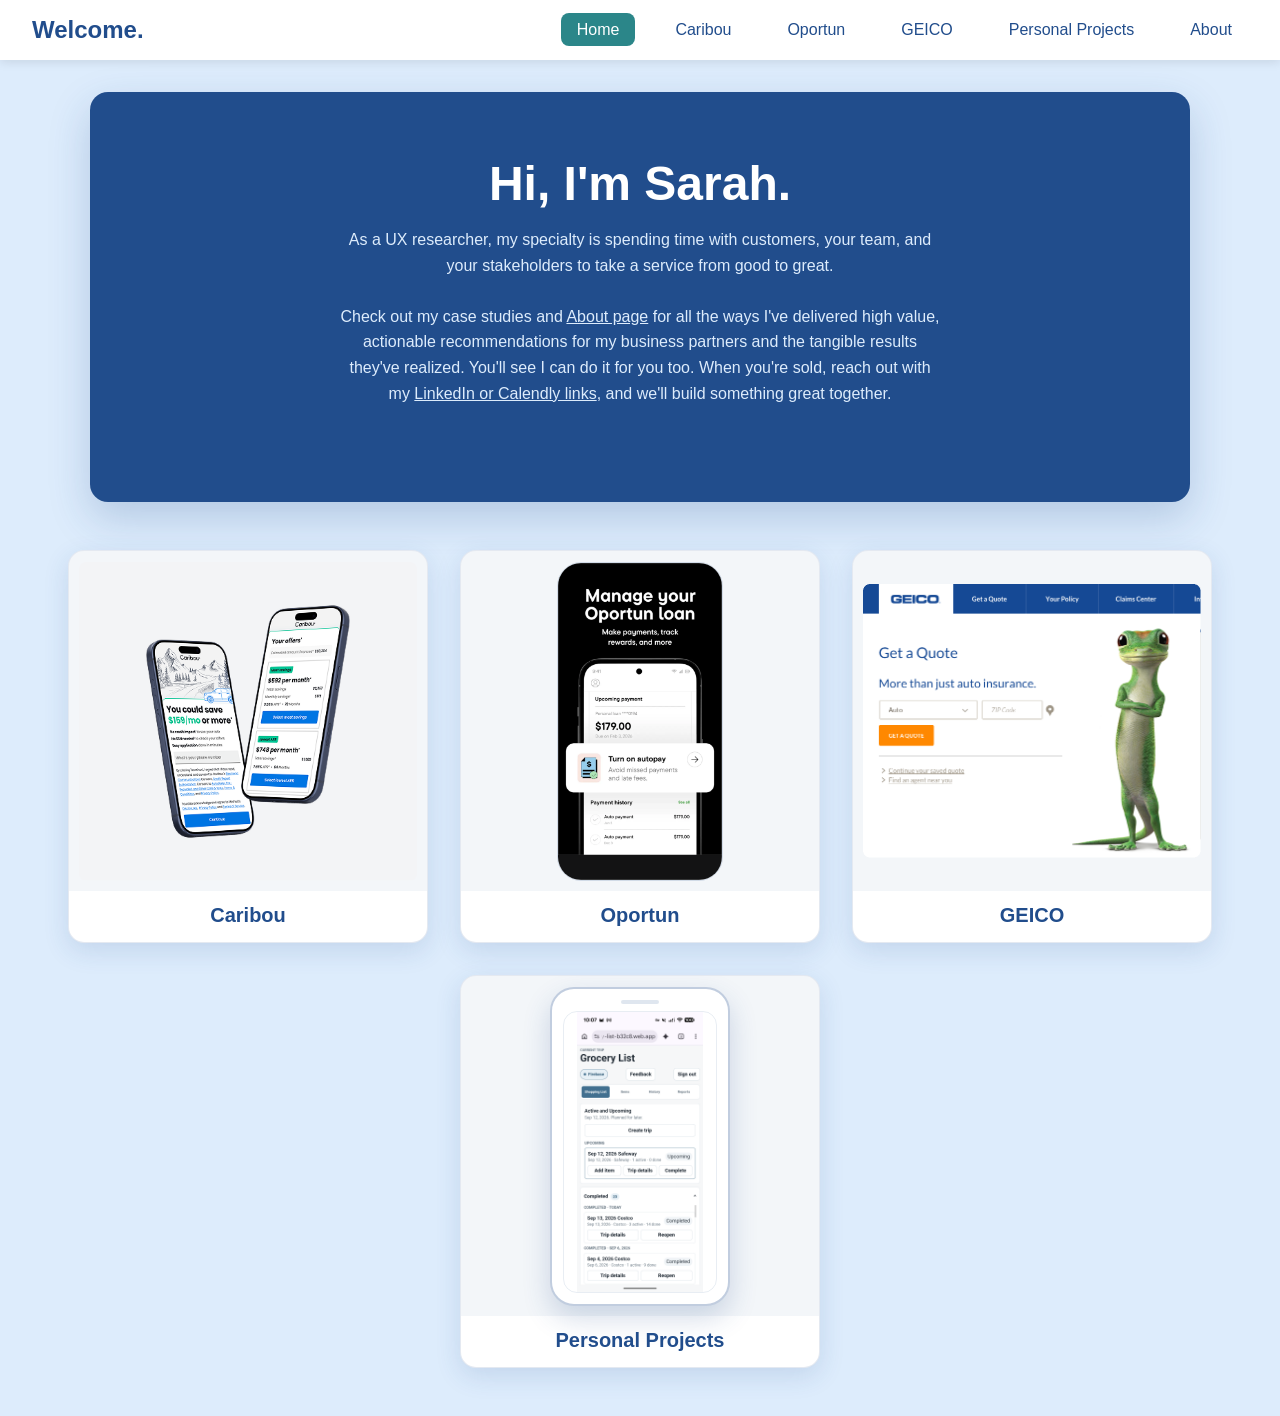
<file: index.html>
<!DOCTYPE html>
<html lang="en">
<head>
<meta charset="UTF-8">
<meta name="viewport" content="width=device-width, initial-scale=1.0">
<title>Portfolio - Home</title>
<link rel="stylesheet" href="assets/css/site.css?v=palette-test-2">
<style>
  .hero {
    background: var(--text);
    border-radius: 18px;
    box-shadow: 0 16px 42px rgba(33,77,140,0.22);
    display: flex;
    flex-direction: column;
    align-items: center;
    justify-content: center;
    text-align: center;
    padding: 4rem 2rem;
    max-width: 1100px;
    margin: 2rem auto 0;
  }
  .hero h1 {
    font-size: clamp(2.25rem, 5vw, 3rem);
    color: var(--surface);
    margin-bottom: 1rem;
  }
  .hero .subtitle {
    font-size: clamp(1.05rem, 2vw, 1.3rem);
    color: var(--border);
    margin-bottom: 2rem;
  }
  .hero .bio {
    max-width: 600px;
    color: var(--border);
    line-height: 1.6;
    margin-bottom: 2rem;
  }
  .hero .bio a {
    color: inherit;
  }
  .projects-preview {
    display: flex;
    flex-wrap: wrap;
    justify-content: center;
    gap: 2rem;
    max-width: 1280px;
    margin: 3rem auto;
    padding: 0 2rem;
  }
  .project-card {
    display: block;
    flex: 0 1 360px;
    background: var(--surface);
    border: 1px solid rgba(33,77,140,0.12);
    border-radius: 16px;
    box-shadow: 0 8px 26px rgba(33,77,140,0.14);
    overflow: hidden;
    text-decoration: none;
    transition: transform 0.2s ease, box-shadow 0.2s ease, border-color 0.2s ease;
  }
  .project-card:hover {
    border-color: rgba(43,134,137,0.34);
    transform: translateY(-6px);
    box-shadow: 0 16px 40px rgba(33,77,140,0.2);
  }
  .project-card .image-frame {
    width: 100%;
    height: 340px;
    background: rgba(33,77,140,0.05);
    padding: 0.65rem;
  }
  .project-card img {
    display: block;
    width: 100%;
    height: 100%;
    object-fit: cover;
    border-radius: 8px;
  }
  .project-card img.image-focal-top {
    object-position: center top;
  }
  .project-card img.image-fit-contain {
    object-fit: contain;
  }
  .project-card img.oportun-card-image {
    border: 1px solid rgba(33,77,140,0.16);
    border-radius: 24px;
    height: 100%;
    margin: 0 auto;
    max-width: 100%;
    object-fit: contain;
    width: auto;
  }
  .project-card .personal-projects-image-frame {
    display: flex;
    align-items: center;
    justify-content: center;
  }
  .mobile-card-frame {
    aspect-ratio: 9 / 16;
    background: var(--surface);
    border: 2px solid rgba(33,77,140,0.28);
    border-radius: 24px;
    box-shadow: inset 0 0 0 8px var(--surface), 0 12px 28px rgba(33,77,140,0.2);
    display: flex;
    flex-direction: column;
    gap: 0.45rem;
    height: 100%;
    max-width: 100%;
    padding: 0.7rem;
  }
  .mobile-card-frame::before {
    content: "";
    align-self: center;
    background: rgba(33,77,140,0.14);
    border-radius: 999px;
    flex: 0 0 auto;
    height: 0.25rem;
    width: 2.4rem;
  }
  .project-card .mobile-card-frame img {
    border: 1px solid rgba(33,77,140,0.1);
    border-radius: 14px;
    flex: 1 1 auto;
    height: auto;
    min-height: 0;
    object-fit: contain;
    object-position: top center;
    width: 100%;
  }
  .project-card img.image-fill-card {
    object-fit: cover;
    object-position: center center;
  }
  .project-card .card-body {
    padding: 0.8rem 1.5rem 0.95rem;
  }
  .project-card h3 {
    font-size: 1.25rem;
    color: var(--text);
    margin: 0;
    text-align: center;
  }
  @media (max-width: 900px) {
    .hero {
      padding: 3rem 1.5rem;
      width: calc(100% - 3rem);
    }
    .hero h1 {
      font-size: 2.4rem;
    }
    .projects-preview {
      gap: 1.5rem;
      padding: 0 1.5rem;
    }
    .project-card {
      flex-basis: 320px;
    }
    .project-card .image-frame {
      height: 300px;
    }
  }
  @media (max-width: 640px) {
    .hero {
      padding: 2.5rem 1rem 2rem;
      width: calc(100% - 2rem);
    }
    .hero h1 {
      font-size: 2rem;
    }
    .hero .subtitle {
      font-size: 1.05rem;
      margin-bottom: 1rem;
    }
    .hero .bio {
      font-size: 0.98rem;
      margin-bottom: 0;
    }
    .projects-preview {
      gap: 1.25rem;
      margin: 2rem auto;
      padding: 0 1rem;
    }
    .project-card {
      flex-basis: 100%;
      max-width: 420px;
    }
    .project-card .image-frame {
      height: 260px;
    }
    .project-card .card-body {
      padding: 0.75rem 1.25rem 0.9rem;
    }
  }
</style>
</head>
<body>
  <nav>
    <a href="index.html" class="logo">Welcome.</a>
    <ul class="nav-links">
      <li><a href="index.html" class="active">Home</a></li>
      <li><a href="caribou.html">Caribou</a></li>
      <li><a href="oportun.html">Oportun</a></li>
      <li><a href="geico.html">GEICO</a></li>
      <li><a href="personal-projects.html">Personal Projects</a></li>
      <li><a href="about.html">About</a></li>
    </ul>
  </nav>
  <section class="hero">
    <h1>Hi, I'm Sarah.</h1>
    <p class="subtitle" hidden>I research, I plan, and I ship great products.</p>
    <p class="bio">
      As a UX researcher, my specialty is spending time with customers, your team, and your stakeholders to take a service from good to great.<br><br>Check out my case studies and <a href="about.html">About page</a> for all the ways I've delivered high value, actionable recommendations for my business partners and the tangible results they've realized. You'll see I can do it for you too. When you're sold, reach out with my <a href="about.html">LinkedIn or Calendly links</a>, and we'll build something great together.
    </p>
  </section>
  <section class="projects-preview">
    <a class="project-card" href="caribou.html">
      <div class="image-frame">
        <img class="image-fill-card" src="assets/images/projects/caribou/caribou mobile redesign.png" alt="Caribou">
      </div>
      <div class="card-body">
        <h3>Caribou</h3>
      </div>
    </a>
    <a class="project-card" href="oportun.html">
      <div class="image-frame">
        <img class="image-fit-contain oportun-card-image" src="assets/images/projects/oportun/1000006218.png" alt="Oportun">
      </div>
      <div class="card-body">
        <h3>Oportun</h3>
      </div>
    </a>
    <a class="project-card" href="geico.html">
      <div class="image-frame">
        <img class="image-fit-contain" src="assets/images/projects/geico/GEICO_homepage_crop.png" alt="GEICO">
      </div>
      <div class="card-body">
        <h3>GEICO</h3>
      </div>
    </a>
    <a class="project-card" href="personal-projects.html">
      <div class="image-frame personal-projects-image-frame">
        <div class="mobile-card-frame">
          <img src="assets/images/projects/personal-projects/grocery_list_sept_12.png" alt="Personal Projects">
        </div>
      </div>
      <div class="card-body">
        <h3>Personal Projects</h3>
      </div>
    </a>
  </section>
</body>
</html>
</file>
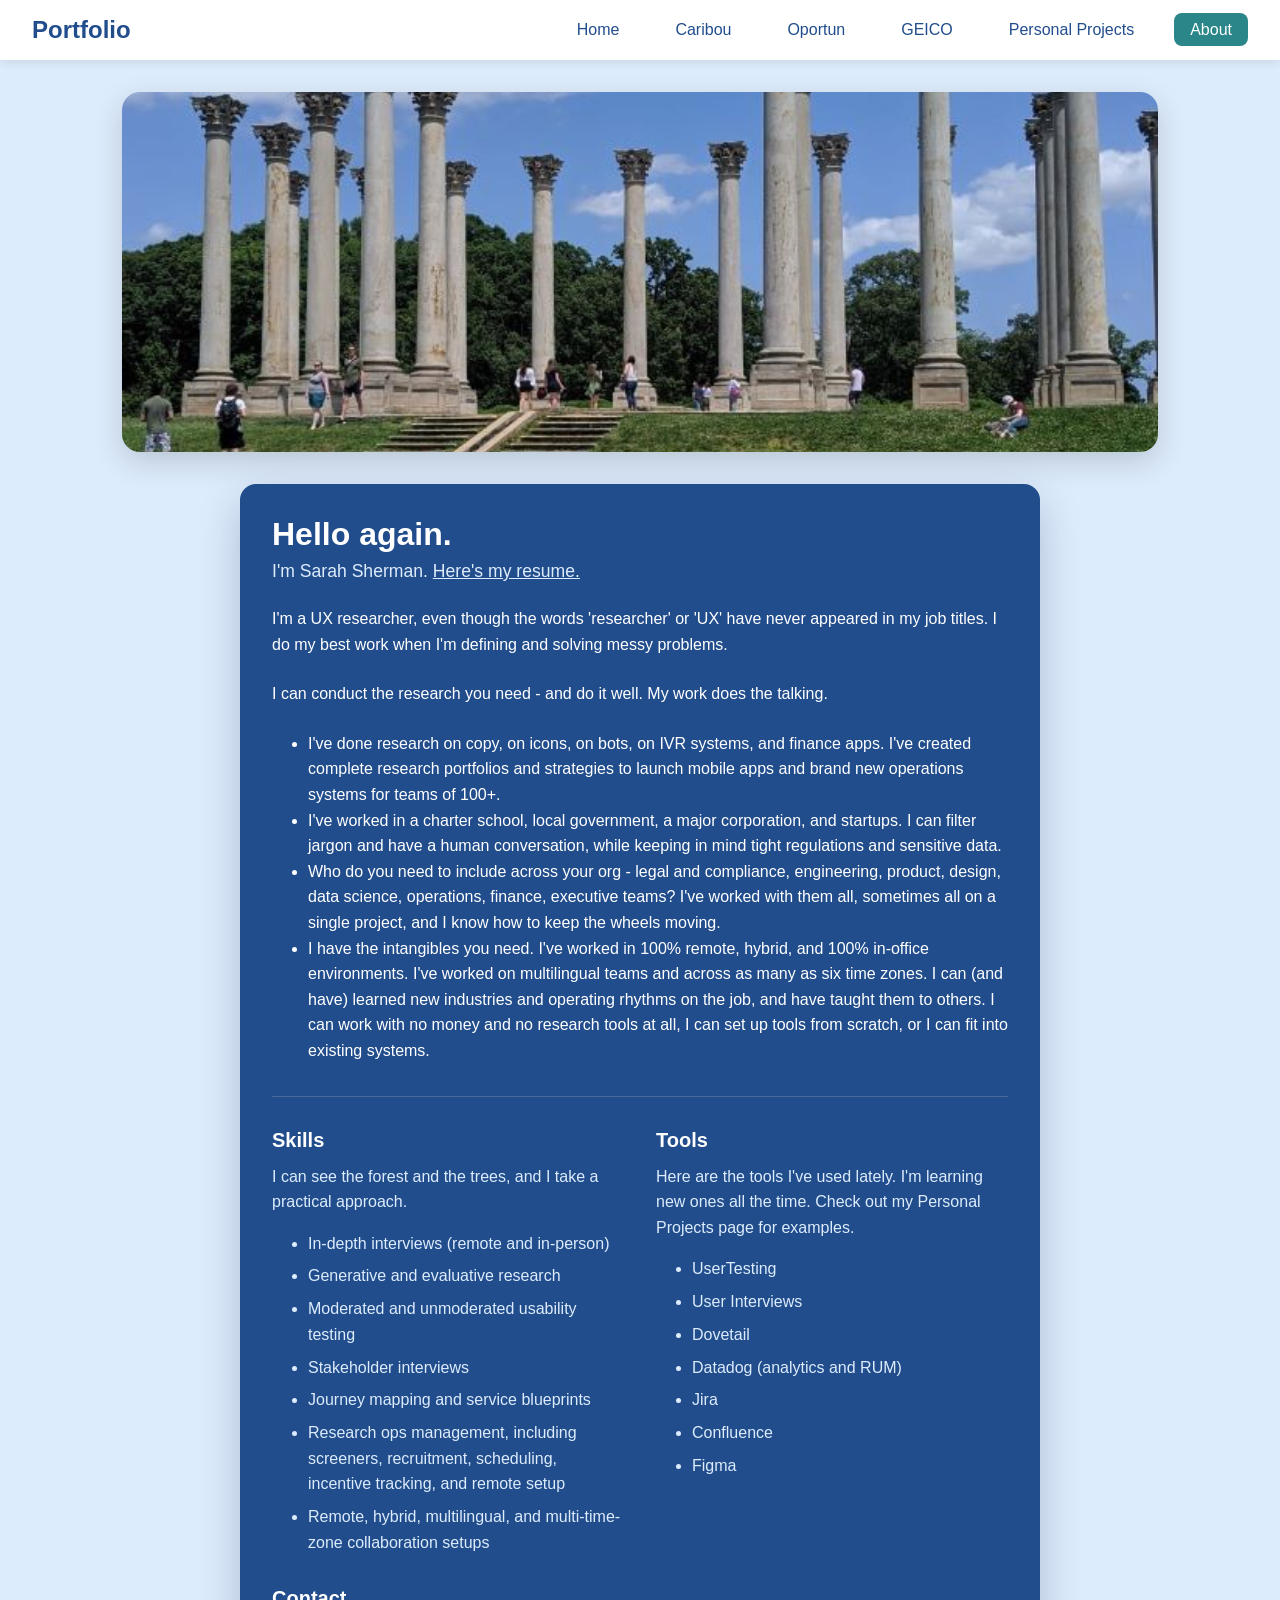
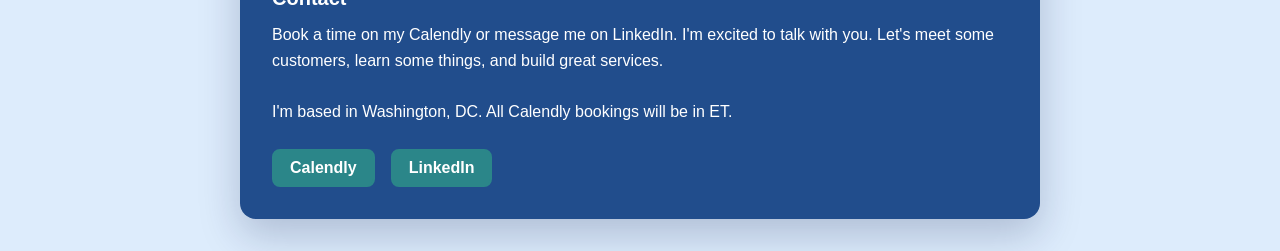
<file: about.html>
<!DOCTYPE html>
<html lang="en">
<head>
<meta charset="UTF-8">
<meta name="viewport" content="width=device-width, initial-scale=1.0">
<title>About Me</title>
<link rel="stylesheet" href="assets/css/site.css">
<style>
  .about-hero {
    max-width: 1100px;
    margin: 2rem auto 0;
    padding: 0 2rem;
  }
  .about-hero img {
    width: 100%;
    max-height: 360px;
    object-fit: cover;
    border-radius: 18px;
    box-shadow: 0 10px 30px rgba(0,0,0,0.16);
    display: block;
  }
  .card {
    background: var(--text);
    border-radius: 16px;
    box-shadow: 0 16px 42px rgba(8,24,73,0.22);
    max-width: 800px;
    width: 100%;
    margin: 2rem auto;
    overflow: hidden;
  }
  .info-section {
    padding: 2rem;
  }
  h1 { font-size: 2rem; margin-bottom: 0.5rem; color: var(--surface); }
  .subtitle { color: var(--border); margin-bottom: 1.5rem; font-size: 1.1rem; }
  .subtitle a { color: inherit; }
  .bio { color: var(--surface); line-height: 1.6; margin-bottom: 1.5rem; }
  .bio-list,
  .detail-list {
    color: var(--surface);
    line-height: 1.6;
    margin: 0 0 1.5rem 1.25rem;
    padding-left: 1rem;
  }
  .detail-grid {
    border-top: 1px solid rgba(236,223,210,0.2);
    display: grid;
    gap: 2rem;
    grid-template-columns: repeat(2, minmax(0, 1fr));
    margin: 2rem 0;
    padding-top: 2rem;
  }
  .detail-section .bio {
    color: var(--border);
    margin-bottom: 1rem;
  }
  .detail-list {
    color: var(--border);
    margin-bottom: 0;
  }
  .detail-list li + li {
    margin-top: 0.45rem;
  }
  h2 { font-size: 1.25rem; margin-bottom: 0.75rem; color: var(--surface); }
  .services { list-style: none; margin-bottom: 1.5rem; }
  .services li {
    padding: 0.5rem 0;
    color: var(--border);
    border-bottom: 1px solid rgba(236,223,210,0.2);
  }
  .services li:last-child { border-bottom: none; }
  .socials { display: flex; gap: 1rem; flex-wrap: wrap; }
  .socials a {
    background: var(--accent);
    text-decoration: none;
    color: var(--surface);
    font-weight: 600;
    padding: 0.5rem 1rem;
    border: 2px solid var(--accent);
    border-radius: 8px;
    transition: all 0.2s ease;
  }
  .socials a:hover {
    background: var(--accent-soft);
    border-color: var(--accent-soft);
    color: var(--surface);
  }
  @media (max-width: 900px) {
    .about-hero {
      padding: 0 1.5rem;
    }
    .card {
      width: calc(100% - 3rem);
    }
    .detail-grid {
      grid-template-columns: 1fr;
    }
  }
  @media (max-width: 640px) {
    .about-hero {
      margin: 1.5rem auto 0;
      padding: 0 1rem;
    }
    .about-hero img {
      max-height: 260px;
    }
    .card {
      width: calc(100% - 2rem);
      margin: 1.5rem auto;
    }
    .info-section {
      padding: 1.5rem;
    }
    h1 {
      font-size: 1.75rem;
    }
    .subtitle,
    .bio,
    .detail-list,
    .services li,
    .socials a {
      font-size: 0.98rem;
    }
    .socials {
      gap: 0.75rem;
    }
  }
</style>
</head>
<body>
  <nav>
    <a href="index.html" class="logo">Portfolio</a>
    <ul class="nav-links">
      <li><a href="index.html">Home</a></li>
      <li><a href="caribou.html">Caribou</a></li>
      <li><a href="oportun.html">Oportun</a></li>
      <li><a href="geico.html">GEICO</a></li>
      <li><a href="personal-projects.html">Personal Projects</a></li>
      <li><a href="about.html" class="active">About</a></li>
    </ul>
  </nav>
  <section class="about-hero">
    <img src="assets/images/about/arboretum columns.jpg" alt="National Arboretum columns">
  </section>
  <div class="card">
    <div class="info-section">
      <h1>Hello again.</h1>
      <p class="subtitle">I'm Sarah Sherman. <a href="assets/documents/projects/about/sherman_ux_researcher_nov_2026.pdf" target="_blank" rel="noopener noreferrer">Here's my resume.</a></p>
      <p class="bio">
        I'm a UX researcher, even though the words 'researcher' or 'UX' have never appeared in my job titles. I do my best work when I'm defining and solving messy problems.
      </p>
      <p class="bio">
        I can conduct the research you need - and do it well. My work does the talking.<br>
      </p>
      <ul class="bio-list">
        <li>I've done research on copy, on icons, on bots, on IVR systems, and finance apps. I've created complete research portfolios and strategies to launch mobile apps and brand new operations systems for teams of 100+.</li>
        <li>I've worked in a charter school, local government, a major corporation, and startups. I can filter jargon and have a human conversation, while keeping in mind tight regulations and sensitive data.</li>
        <li>Who do you need to include across your org - legal and compliance, engineering, product, design, data science, operations, finance, executive teams? I've worked with them all, sometimes all on a single project, and I know how to keep the wheels moving. </li>
        <li>I have the intangibles you need. I've worked in 100% remote, hybrid, and 100% in-office environments. I've worked on multilingual teams and across as many as six time zones. I can (and have) learned new industries and operating rhythms on the job, and have taught them to others. I can work with no money and no research tools at all, I can set up tools from scratch, or I can fit into existing systems.</li>
      </ul>
      <div class="detail-grid">
        <section class="detail-section" aria-labelledby="skills-heading">
          <h2 id="skills-heading">Skills</h2>
          <p class="bio">I can see the forest and the trees, and I take a practical approach.</p>
          <ul class="detail-list">
            <li>In-depth interviews (remote and in-person)</li>
            <li>Generative and evaluative research</li>
            <li>Moderated and unmoderated usability testing</li>
            <li>Stakeholder interviews</li>
            <li>Journey mapping and service blueprints</li>
            <li>Research ops management, including screeners, recruitment, scheduling, incentive tracking, and remote setup</li>
            <li>Remote, hybrid, multilingual, and multi-time-zone collaboration setups</li>
          </ul>
        </section>
        <section class="detail-section" aria-labelledby="tools-heading">
          <h2 id="tools-heading">Tools</h2>
          <p class="bio">Here are the tools I've used lately. I'm learning new ones all the time. Check out my Personal Projects page for examples.</p>
          <ul class="detail-list">
            <li>UserTesting</li>
            <li>User Interviews</li>
            <li>Dovetail</li>
            <li>Datadog (analytics and RUM)</li>
            <li>Jira</li>
            <li>Confluence</li>
            <li>Figma</li>
          </ul>
        </section>
      </div>
      <h2>Contact</h2>
      <p class="bio">
        Book a time on my Calendly or message me on LinkedIn. I'm excited to talk with you. Let's meet some customers, learn some things, and build great services.
      <br><br>I'm based in Washington, DC. All Calendly bookings will be in ET.
      </p>
      <div class="socials">
        <a href="https://www.calendly.com/shermansarah" target="_blank" rel="noopener noreferrer">Calendly</a>
        <a href="https://www.linkedin.com/in/sarahrsherman/" target="_blank" rel="noopener noreferrer">LinkedIn</a>
      </div>
    </div>
  </div>
</body>
</html>
</file>
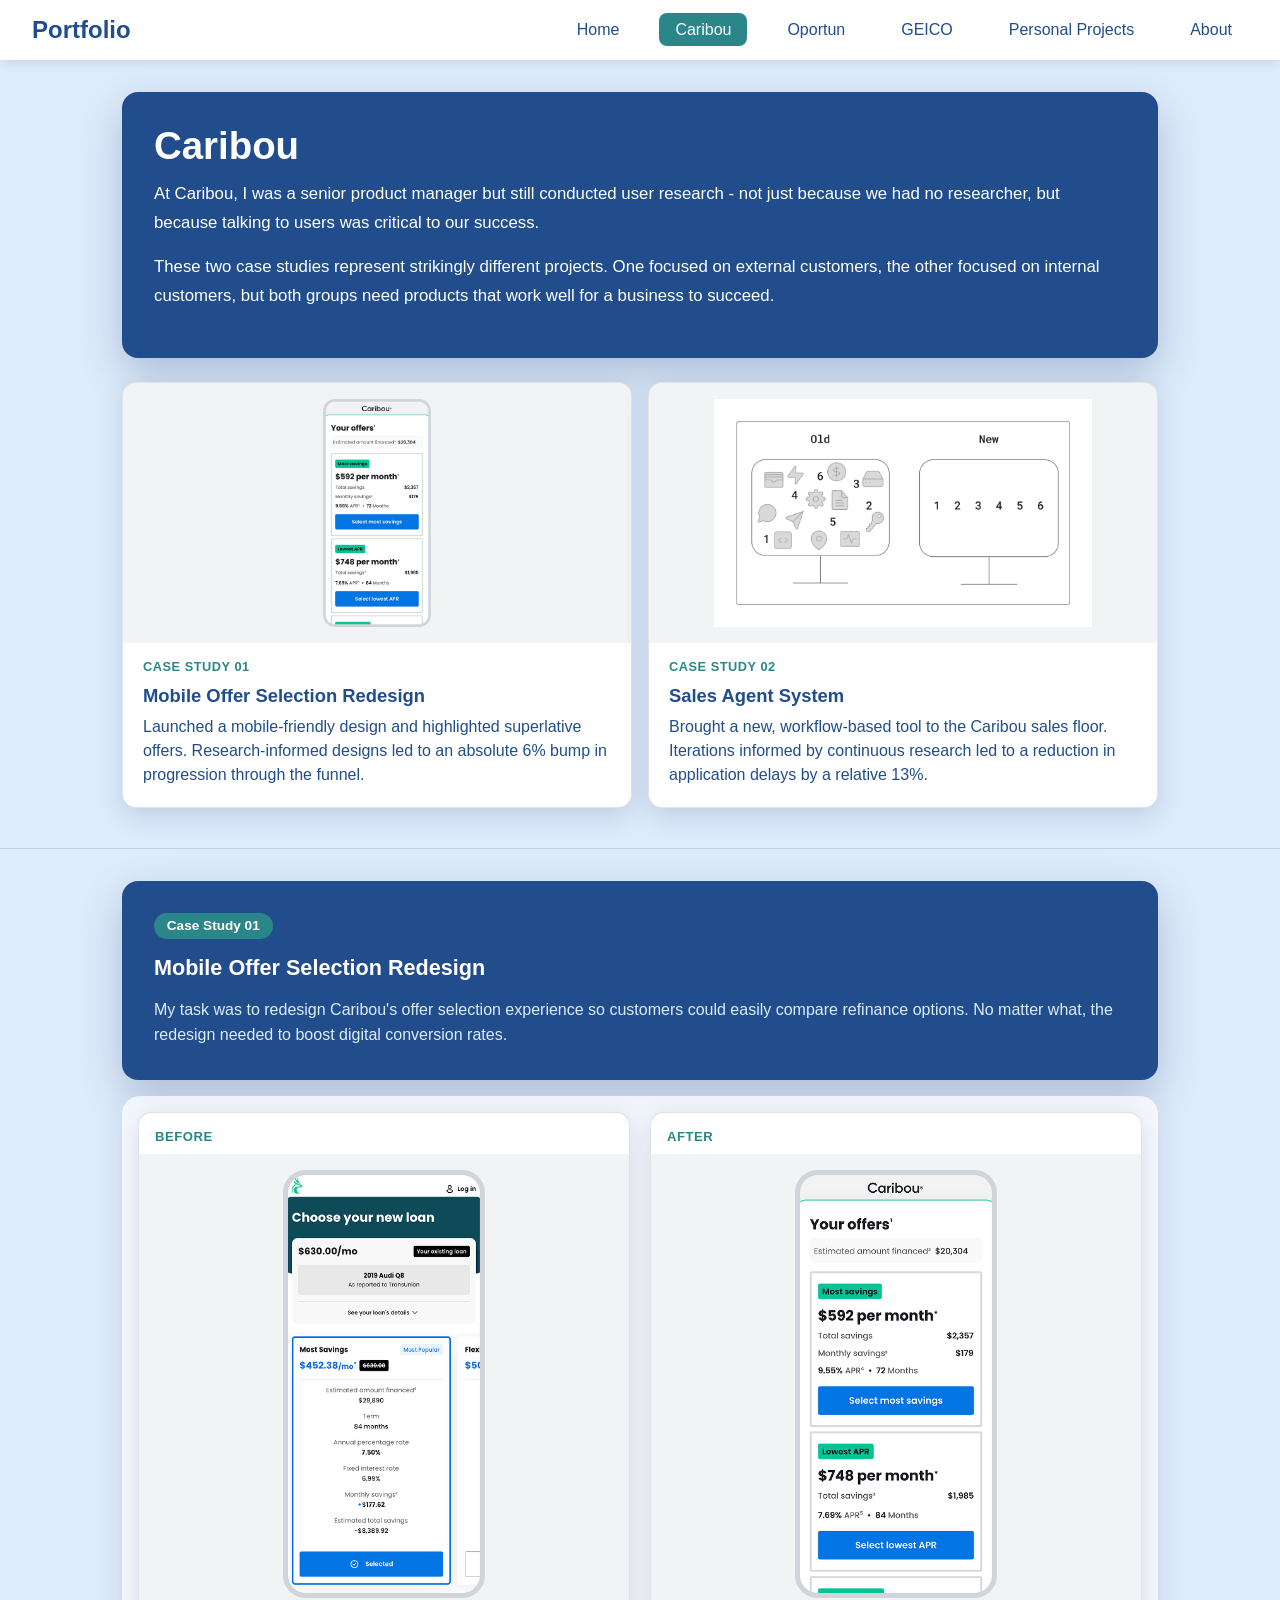
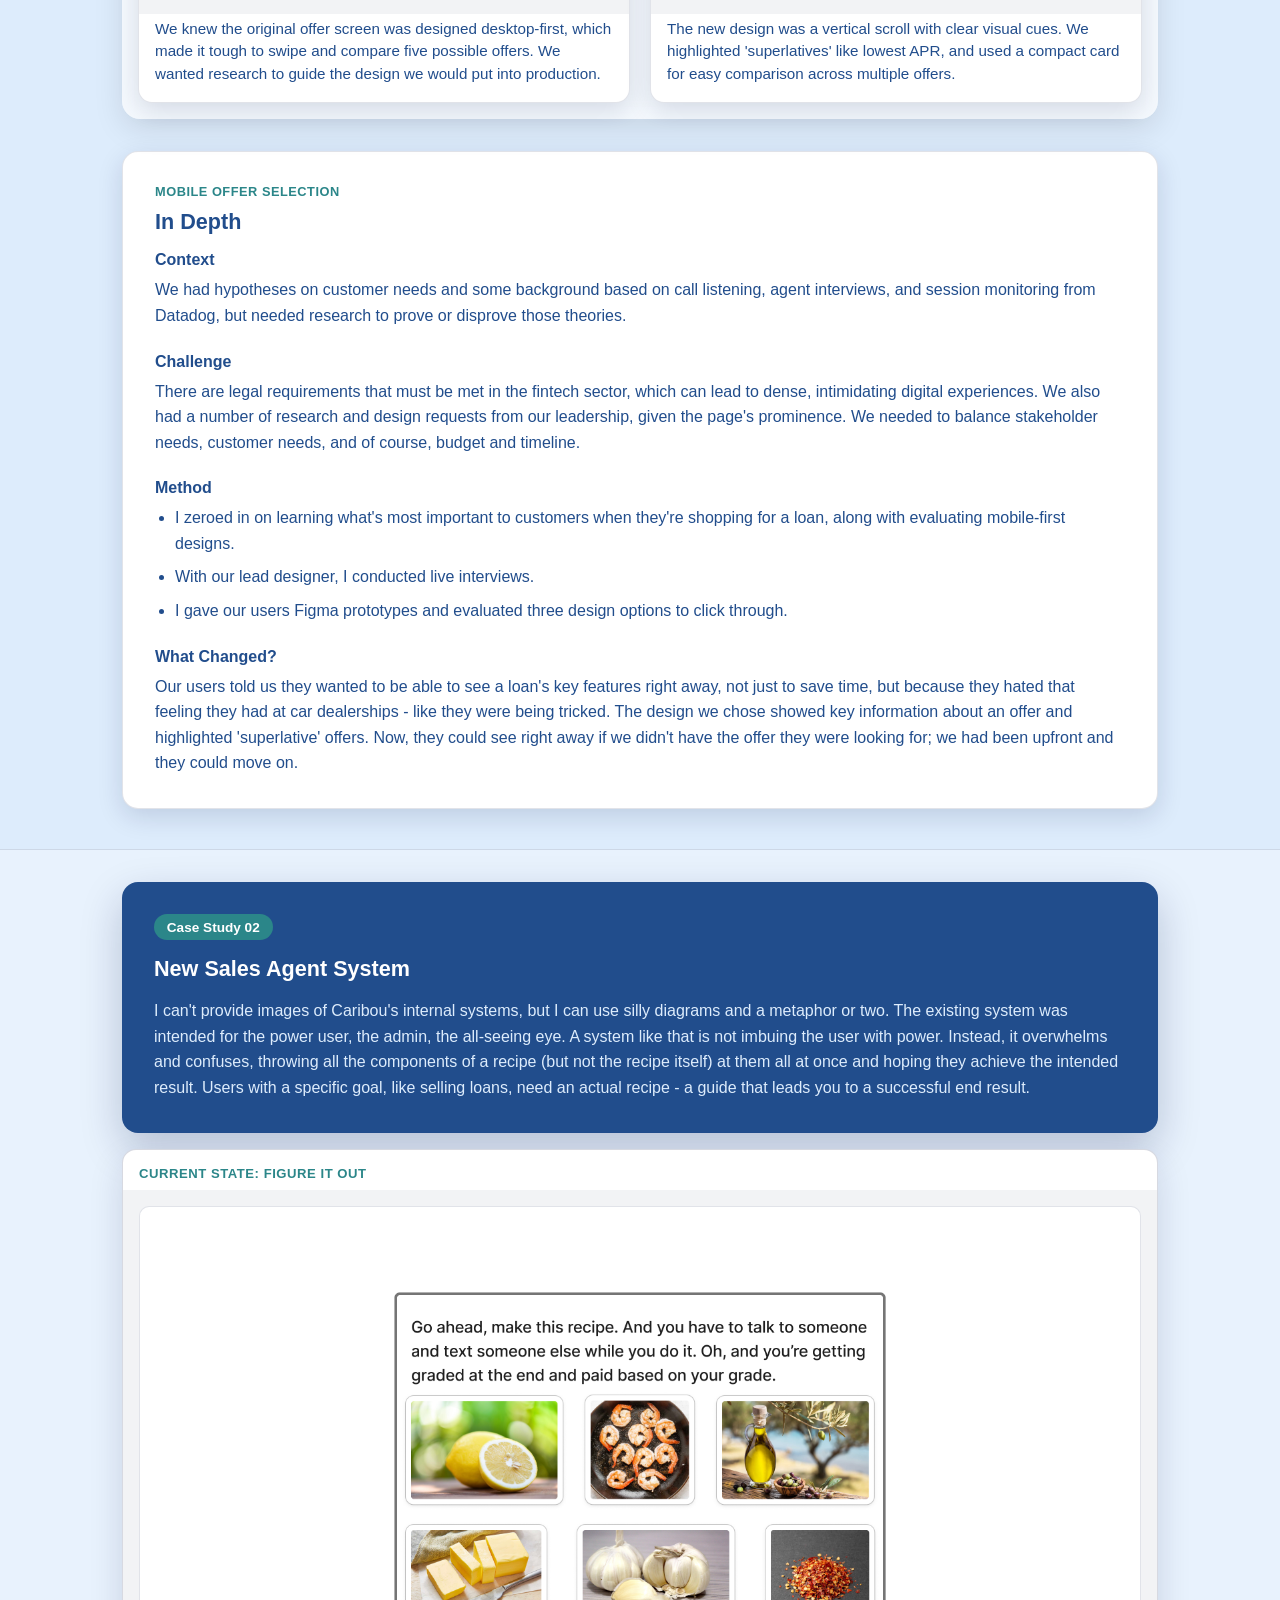
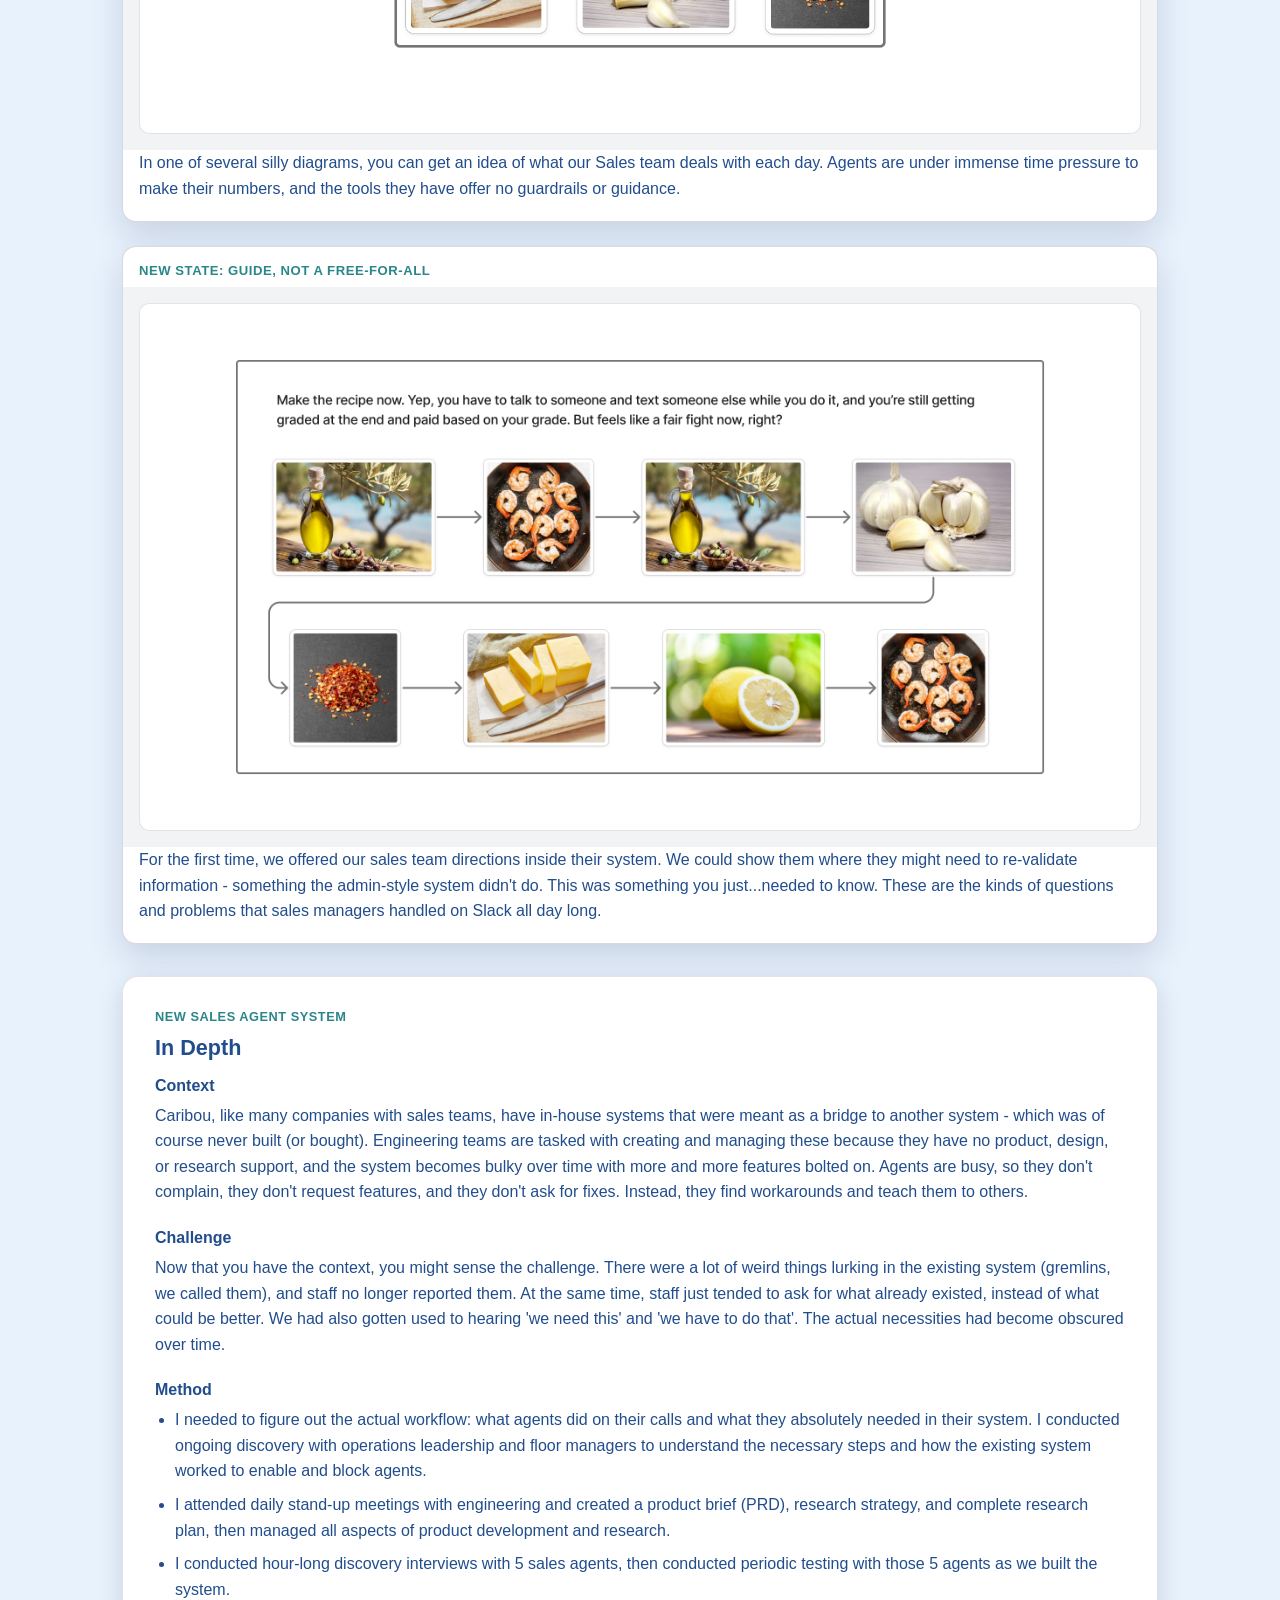
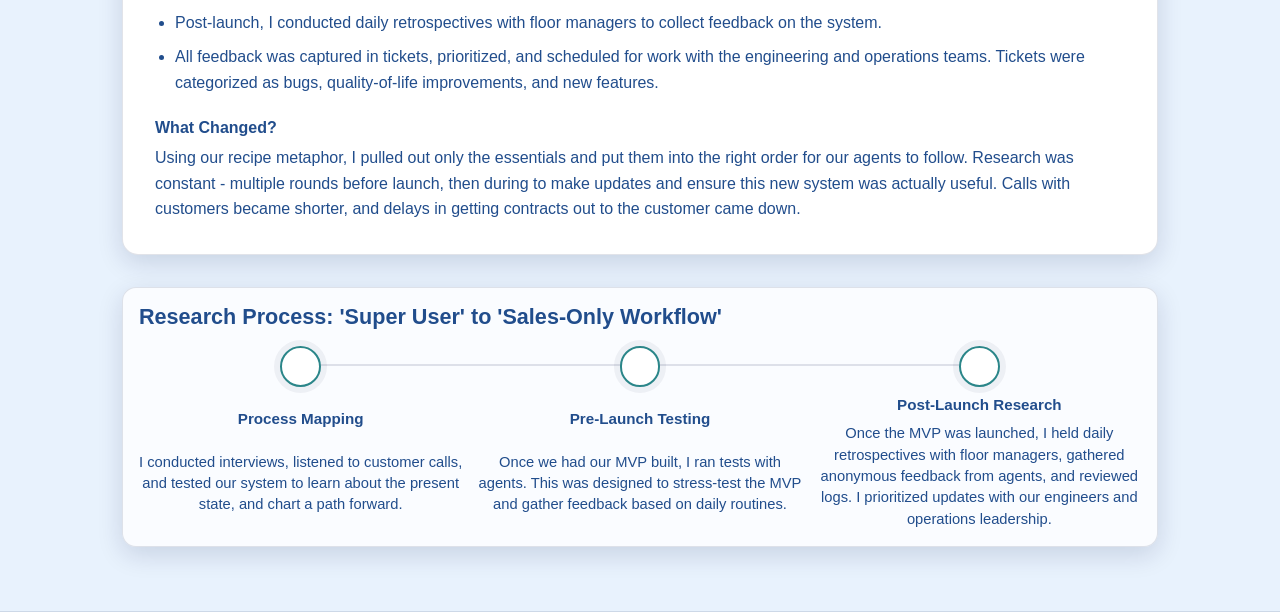
<file: caribou.html>
<!DOCTYPE html>
<html lang="en">
<head>
<meta charset="UTF-8">
<meta name="viewport" content="width=device-width, initial-scale=1.0">
<title>Caribou</title>
<link rel="stylesheet" href="assets/css/site.css">
<style>
  .case-study {
    max-width: 1100px;
    margin: 2rem auto;
    padding: 0 2rem;
  }
  .case-study-hero {
    display: grid;
    grid-template-columns: minmax(0, 1fr);
    gap: 2rem;
    align-items: start;
  }
  .hero-copy {
    background: var(--text);
    border-radius: 16px;
    box-shadow: 0 16px 42px rgba(8,24,73,0.22);
    padding: 2rem;
    width: 100%;
  }
  .hero-copy h1 {
    font-size: clamp(1.9rem, 4vw, 2.4rem);
    color: var(--surface);
    margin-bottom: 0.75rem;
  }
  .hero-copy .eyebrow {
    display: inline-block;
    background: var(--accent);
    color: var(--surface);
    padding: 0.35rem 0.8rem;
    border-radius: 999px;
    font-size: 0.85rem;
    font-weight: 700;
    margin-bottom: 1rem;
  }
  .hero-copy .summary,
  .hero-copy .focus {
    color: var(--surface);
    line-height: 1.7;
    font-size: clamp(0.98rem, 1.5vw, 1.05rem);
    margin-bottom: 1rem;
  }
  .comparison-panel {
    background: rgba(255,255,255,0.7);
    border-radius: 18px;
    padding: 1rem;
    box-shadow: 0 10px 30px rgba(0,0,0,0.1);
    backdrop-filter: blur(8px);
  }
  .comparison-grid {
    display: grid;
    grid-template-columns: 1fr 1fr;
    gap: 1.25rem;
  }
  .comparison-card {
    background: var(--surface);
    border: 1px solid rgba(8,24,73,0.12);
    border-radius: 14px;
    overflow: hidden;
    box-shadow: 0 8px 26px rgba(8,24,73,0.14);
  }
  .comparison-card .label {
    display: block;
    padding: 1rem 1rem 0.6rem;
    font-size: 0.82rem;
    font-weight: 700;
    letter-spacing: 0.04em;
    text-transform: uppercase;
    color: var(--accent);
  }
  .comparison-card img {
    width: 100%;
    height: 460px;
    object-fit: contain;
    background: rgba(8,24,73,0.05);
    padding: 1rem;
  }
  .comparison-card p {
    padding: 0 1rem 1rem;
    color: var(--muted);
    line-height: 1.5;
    font-size: 0.95rem;
  }
  .case-index {
    display: grid;
    grid-template-columns: repeat(2, minmax(0, 1fr));
    gap: 1rem;
    margin-top: 1.5rem;
  }
  .case-link-card {
    background: var(--surface);
    border: 1px solid rgba(8,24,73,0.12);
    border-radius: 14px;
    box-shadow: 0 8px 26px rgba(8,24,73,0.14);
    color: var(--text);
    display: grid;
    gap: 1rem;
    overflow: hidden;
    text-decoration: none;
    transition: transform 0.2s ease, box-shadow 0.2s ease;
  }
  .case-link-card:hover {
    box-shadow: 0 12px 32px rgba(8,24,73,0.18);
    transform: translateY(-2px);
  }
  .case-link-card img {
    width: 100%;
    height: 260px;
    object-fit: contain;
    background: rgba(8,24,73,0.05);
    padding: 1rem;
  }
  .case-link-content {
    padding: 0 1.25rem 1.25rem;
  }
  .case-link-card .label,
  .section-label {
    display: block;
    font-size: 0.8rem;
    font-weight: 700;
    letter-spacing: 0.04em;
    text-transform: uppercase;
    color: var(--accent);
    margin-bottom: 0.65rem;
  }
  .case-link-card h2 {
    color: var(--text);
    font-size: 1.15rem;
    margin-bottom: 0.5rem;
  }
  .case-link-card p {
    color: var(--muted);
    line-height: 1.5;
  }
  .case-band {
    border-top: 1px solid rgba(8,24,73,0.12);
    margin-top: 2.5rem;
    padding-top: 0.5rem;
  }
  .case-band.alt {
    background: rgba(255,255,255,0.32);
    border-bottom: 1px solid rgba(8,24,73,0.12);
    margin-top: 2.5rem;
    padding: 0.5rem 0 2rem;
  }
  .case-band .story-grid,
  .case-band .improvements-section,
  .case-band .research-section {
    margin-top: 1.5rem;
  }
  .story-grid {
    max-width: 1100px;
    margin: 2rem auto;
    padding: 0 2rem;
    display: grid;
    grid-template-columns: minmax(0, 1fr);
    gap: 2rem;
  }
  .story-panel {
    background: var(--surface);
    border: 1px solid rgba(8,24,73,0.12);
    border-radius: 16px;
    box-shadow: 0 8px 26px rgba(8,24,73,0.14);
    padding: 2rem;
  }
  .story-panel h2,
  .improvements-section h2,
  .research-section h2,
  .research-story-card h2 {
    font-size: 1.35rem;
    color: var(--text);
    margin-bottom: 1rem;
  }
  .story-block + .story-block {
    margin-top: 1.5rem;
  }
  .story-block h3 {
    font-size: 1rem;
    color: var(--text);
    margin-bottom: 0.5rem;
  }
  .story-block p,
  .improvement-card p {
    color: var(--muted);
    line-height: 1.6;
  }
  .approach-list {
    color: var(--muted);
    line-height: 1.6;
    padding-left: 1.25rem;
  }
  .approach-list li + li {
    margin-top: 0.5rem;
  }
  .improvements-section {
    max-width: 1100px;
    margin: 2rem auto;
    padding: 0 2rem;
  }
  .improvements-grid {
    display: grid;
    grid-template-columns: repeat(3, minmax(0, 1fr));
    gap: 1rem;
  }
  .improvement-card {
    background: var(--surface);
    border: 1px solid rgba(8,24,73,0.12);
    border-radius: 14px;
    box-shadow: 0 8px 26px rgba(8,24,73,0.14);
    padding: 1.4rem;
  }
  .improvement-card h3 {
    font-size: 1rem;
    color: var(--text);
    margin-bottom: 0.5rem;
  }
  .research-section {
    max-width: 1100px;
    margin: 2rem auto;
    padding: 0 2rem;
  }
  .research-intro {
    background: var(--text);
    border-radius: 16px;
    box-shadow: 0 16px 42px rgba(8,24,73,0.22);
    padding: 2rem;
    margin-bottom: 1rem;
  }
  .research-intro .eyebrow {
    display: inline-block;
    background: var(--accent);
    color: var(--surface);
    padding: 0.35rem 0.8rem;
    border-radius: 999px;
    font-size: 0.85rem;
    font-weight: 700;
    margin-bottom: 1rem;
  }
  .research-intro h2 {
    color: var(--surface);
  }
  .research-intro p {
    color: var(--border);
    line-height: 1.6;
    width: 100%;
  }
  .research-thread {
    background: rgba(255,255,255,0.78);
    border: 1px solid rgba(8,24,73,0.12);
    border-radius: 14px;
    box-shadow: 0 8px 26px rgba(8,24,73,0.14);
    padding: 1rem;
    margin-bottom: 1rem;
  }
  .research-thread-track {
    display: grid;
    grid-template-columns: repeat(3, minmax(0, 1fr));
    gap: 1rem;
    position: relative;
  }
  .research-thread-track::before {
    content: "";
    position: absolute;
    top: 1.15rem;
    left: calc(16.666% + 0.5rem);
    right: calc(16.666% + 0.5rem);
    height: 2px;
    background: rgba(8,24,73,0.12);
  }
  .research-thread-step {
    position: relative;
    display: grid;
    justify-items: center;
    gap: 0.45rem;
    text-align: center;
    color: var(--muted);
    line-height: 1.45;
    font-size: 0.92rem;
  }
  .research-thread-step::before {
    content: "";
    width: 2.3rem;
    height: 2.3rem;
    border-radius: 999px;
    background: var(--surface);
    border: 2px solid var(--accent);
    box-shadow: 0 0 0 6px rgba(8,24,73,0.05);
    z-index: 1;
  }
  .research-thread-step strong {
    color: var(--text);
    font-size: 0.95rem;
  }
  .evidence-grid {
    display: grid;
    grid-template-columns: minmax(0, 1fr);
    gap: 1.5rem;
  }
  .evidence-card {
    background: var(--surface);
    border: 1px solid rgba(8,24,73,0.16);
    border-radius: 14px;
    box-shadow: 0 14px 34px rgba(8,24,73,0.14);
    overflow: hidden;
    display: flex;
    flex-direction: column;
  }
  .evidence-card .label {
    display: block;
    padding: 1rem 1rem 0.6rem;
    font-size: 0.82rem;
    font-weight: 700;
    letter-spacing: 0.04em;
    text-transform: uppercase;
    color: var(--accent);
  }
  .map-frame {
    height: 560px;
    background: rgba(8,24,73,0.05);
    padding: 1rem;
  }
  .map-frame img {
    width: 100%;
    height: 100%;
    object-fit: contain;
    background: var(--surface);
    border: 1px solid rgba(8,24,73,0.12);
    border-radius: 10px;
  }
  .evidence-card h3 {
    font-size: 1rem;
    color: var(--text);
    padding: 0 1rem;
    margin-top: 1rem;
    margin-bottom: 0.5rem;
  }
  .evidence-card p {
    color: var(--muted);
    line-height: 1.6;
    padding: 0 1rem 1.2rem;
  }
  .research-story-grid {
    display: grid;
    grid-template-columns: minmax(0, 1.4fr) minmax(280px, 0.9fr);
    gap: 1rem;
    margin-top: 1rem;
  }
  .research-story-card {
    background: var(--surface);
    border: 1px solid rgba(8,24,73,0.12);
    border-radius: 16px;
    box-shadow: 0 8px 26px rgba(8,24,73,0.14);
    padding: 2rem;
  }
  .research-story-card p,
  .research-details-list li {
    color: var(--muted);
    line-height: 1.6;
  }
  .research-story-card p + p {
    margin-top: 1rem;
  }
  .research-details-list {
    list-style: none;
    display: grid;
    gap: 1rem;
  }
  .research-details-list li {
    padding-bottom: 1rem;
    border-bottom: 1px solid var(--border);
  }
  .research-details-list li:last-child {
    border-bottom: none;
    padding-bottom: 0;
  }
  .research-details-list strong {
    display: block;
    color: var(--text);
    margin-bottom: 0.3rem;
  }
  @media (max-width: 900px) {
    .case-study,
    .story-grid,
    .improvements-section,
    .research-section {
      padding: 0 1.5rem;
    }
    .case-study-hero,
    .story-grid,
    .case-index,
    .improvements-grid,
    .evidence-grid,
    .research-story-grid {
      grid-template-columns: 1fr;
    }
    .case-link-card img {
      height: 320px;
    }
    .comparison-card img {
      height: 360px;
    }
    .map-frame {
      height: 420px;
    }
    .research-thread-track {
      grid-template-columns: 1fr;
    }
    .research-thread-track::before {
      top: 1.15rem;
      bottom: 1.15rem;
      left: 1.15rem;
      right: auto;
      width: 2px;
      height: auto;
    }
    .research-thread-step {
      grid-template-columns: 2.3rem 1fr;
      justify-items: start;
      text-align: left;
      column-gap: 0.75rem;
    }
    .research-thread-step::before {
      grid-row: 1 / span 2;
    }
  }
  @media (max-width: 640px) {
    .case-study {
      margin: 1.5rem auto;
      padding: 0 1rem;
    }
    .hero-copy {
      padding: 1.5rem;
    }
    .hero-copy h1 {
      font-size: 1.9rem;
    }
    .comparison-panel {
      padding: 0.75rem;
    }
    .comparison-grid {
      grid-template-columns: 1fr;
    }
    .comparison-card img {
      height: 300px;
    }
    .case-link-card img {
      height: 260px;
    }
    .story-grid,
    .improvements-section,
    .research-section {
      margin: 1.5rem auto;
      padding: 0 1rem;
      gap: 1.25rem;
    }
    .story-panel,
    .improvement-card,
    .research-intro,
    .research-story-card {
      padding: 1.5rem;
    }
    .map-frame {
      height: 360px;
      padding: 0.75rem;
    }
  }
</style>
</head>
<body>
  <nav>
    <a href="index.html" class="logo">Portfolio</a>
    <ul class="nav-links">
      <li><a href="index.html">Home</a></li>
      <li><a href="caribou.html" class="active">Caribou</a></li>
      <li><a href="oportun.html">Oportun</a></li>
      <li><a href="geico.html">GEICO</a></li>
      <li><a href="personal-projects.html">Personal Projects</a></li>
      <li><a href="about.html">About</a></li>
    </ul>
  </nav>
  <section class="case-study">
    <div class="case-study-hero">
      <div class="hero-copy">
        <h1>Caribou</h1>
        <p class="summary">
          At Caribou, I was a senior product manager but still conducted user research - not just because we had no researcher, but because talking to users was critical to our success.
        </p>
        <p class="focus">
          These two case studies represent strikingly different projects. One focused on external customers, the other focused on internal customers, but both groups need products that work well for a business to succeed.
        </p>
      </div>
    </div>
    <div class="case-index" aria-label="Caribou case studies">
      <a class="case-link-card" href="#offer-selection">
        <img src="assets/images/projects/caribou/Offer selection page - After.png" alt="Caribou offer selection redesign screen">
        <div class="case-link-content">
          <span class="label">Case Study 01</span>
          <h2>Mobile Offer Selection Redesign</h2>
          <p>Launched a mobile-friendly design and highlighted superlative offers. Research-informed designs led to an absolute 6% bump in progression through the funnel.</p>
        </div>
      </a>
      <a class="case-link-card" href="#mobile-experience">
        <img src="assets/images/projects/caribou/old v new systems.png" alt="Caribou old and new sales agent systems comparison">
        <div class="case-link-content">
          <span class="label">Case Study 02</span>
          <h2>Sales Agent System</h2>
          <p>Brought a new, workflow-based tool to the Caribou sales floor. Iterations informed by continuous research led to a reduction in application delays by a relative 13%.</p>
        </div>
      </a>
    </div>
  </section>
  <main>
    <div class="case-band" id="offer-selection">
      <section class="research-section">
        <div class="research-intro">
          <span class="eyebrow">Case Study 01</span>
          <h2>Mobile Offer Selection Redesign</h2>
          <p>
            My task was to redesign Caribou's offer selection experience so customers could easily compare refinance options. No matter what, the redesign needed to boost digital conversion rates.
          </p>
        </div>
        <div class="comparison-panel">
          <div class="comparison-grid">
            <article class="comparison-card">
              <span class="label">Before</span>
              <img src="assets/images/projects/caribou/Offer selection page - Before.png" alt="Caribou offer selection page before redesign">
              <p>We knew the original offer screen was designed desktop-first, which made it tough to swipe and compare five possible offers. We wanted research to guide the design we would put into production.</p>
            </article>
            <article class="comparison-card">
              <span class="label">After</span>
              <img src="assets/images/projects/caribou/Offer selection page - After.png" alt="Caribou offer selection page after redesign">
              <p>The new design was a vertical scroll with clear visual cues. We highlighted 'superlatives' like lowest APR, and used a compact card for easy comparison across multiple offers.</p>
            </article>
          </div>
        </div>
      </section>
      <section class="story-grid">
        <div class="story-panel">
          <span class="section-label">Mobile Offer Selection</span>
          <h2>In Depth</h2>
          <div class="story-block">
            <h3>Context</h3>
            <p>
              We had hypotheses on customer needs and some background based on call listening, agent interviews, and session monitoring from Datadog, but needed research to prove or disprove those theories.
            </p>
          </div>
          <div class="story-block">
            <h3>Challenge</h3>
            <p>
              There are legal requirements that must be met in the fintech sector, which can lead to dense, intimidating digital experiences. We also had a number of research and design requests from our leadership, given the page's prominence. We needed to balance stakeholder needs, customer needs, and of course, budget and timeline.
            </p>
          </div>
          <div class="story-block">
            <h3>Method</h3>
            <ul class="approach-list">
              <li>I zeroed in on learning what's most important to customers when they're shopping for a loan, along with evaluating mobile-first designs.</li>
              <li>With our lead designer, I conducted live interviews.</li>
              <li>I gave our users Figma prototypes and evaluated three design options to click through.</li>
            </ul>
          </div>
          <div class="story-block">
            <h3>What Changed?</h3>
            <p>
              Our users told us they wanted to be able to see a loan's key features right away, not just to save time, but because they hated that feeling they had at car dealerships - like they were being tricked. The design we chose showed key information about an offer and highlighted 'superlative' offers. Now, they could see right away if we didn't have the offer they were looking for; we had been upfront and they could move on.
            </p>
          </div>
        </div>
      </section>
    </div>

    <div class="case-band alt" id="mobile-experience">
      <section class="research-section">
        <div class="research-intro">
          <span class="eyebrow">Case Study 02</span>
          <h2>New Sales Agent System</h2>
          <p>
            I can't provide images of Caribou's internal systems, but I can use silly diagrams and a metaphor or two. The existing system was intended for the power user, the admin, the all-seeing eye. A system like that is not imbuing the user with power. Instead, it overwhelms and confuses, throwing all the components of a recipe (but not the recipe itself) at them all at once and hoping they achieve the intended result. Users with a specific goal, like selling loans, need an actual recipe - a guide that leads you to a successful end result.
          </p>
        </div>
        <div class="evidence-grid">
          <article class="evidence-card">
            <span class="label">Current State: Figure It Out</span>
            <div class="map-frame">
              <img src="assets/images/projects/caribou/internal workflow obscured.png" alt="Caribou old and new sales agent systems comparison">
            </div>
           <!-- <h3>Yes, Sales, We're Talking to You</h3> -->
            <p>
              In one of several silly diagrams, you can get an idea of what our Sales team deals with each day. Agents are under immense time pressure to make their numbers, and the tools they have offer no guardrails or guidance.
            </p>
          </article>
          <article class="evidence-card">
            <span class="label">New State: Guide, Not a Free-for-All</span>
            <div class="map-frame">
              <img src="assets/images/projects/caribou/LA Workflow as recipes.png" alt="Caribou LA workflow as recipe screen">
            </div>
           <!-- <h3>Workflow, Not a Free-for-All</h3> -->
            <p>
              For the first time, we offered our sales team directions inside their system. We could show them where they might need to re-validate information - something the admin-style system didn't do. This was something you just...needed to know. These are the kinds of questions and problems that sales managers handled on Slack all day long.
            </p>
          </article>
        </div>
      </section>
      <section class="story-grid">
        <div class="story-panel">
          <span class="section-label">New Sales Agent System</span>
          <h2>In Depth</h2>
          <div class="story-block">
            <h3>Context</h3>
            <p>
              Caribou, like many companies with sales teams, have in-house systems that were meant as a bridge to another system - which was of course never built (or bought). Engineering teams are tasked with creating and managing these because they have no product, design, or research support, and the system becomes bulky over time with more and more features bolted on. Agents are busy, so they don't complain, they don't request features, and they don't ask for fixes. Instead, they find workarounds and teach them to others. 
            </p>
          </div>
          <div class="story-block">
            <h3>Challenge</h3>
            <p>
              Now that you have the context, you might sense the challenge. There were a lot of weird things lurking in the existing system (gremlins, we called them), and staff no longer reported them. At the same time, staff just tended to ask for what already existed, instead of what could be better. We had also gotten used to hearing 'we need this' and 'we have to do that'. The actual necessities had become obscured over time.
            </p>
          </div>
          <div class="story-block">
            <h3>Method</h3>
            <ul class="approach-list">
              <li>I needed to figure out the actual workflow: what agents did on their calls and what they absolutely needed in their system. I conducted ongoing discovery with operations leadership and floor managers to understand the necessary steps and how the existing system worked to enable and block agents.</li>
              <li>I attended daily stand-up meetings with engineering and created a product brief (PRD), research strategy, and complete research plan, then managed all aspects of product development and research.</li>
              <li>I conducted hour-long discovery interviews with 5 sales agents, then conducted periodic testing with those 5 agents as we built the system.</li>
              <li>Post-launch, I conducted daily retrospectives with floor managers to collect feedback on the system.</li>
              <li>All feedback was captured in tickets, prioritized, and scheduled for work with the engineering and operations teams. Tickets were categorized as bugs, quality-of-life improvements, and new features.</li>
            </ul>
          </div>
          <div class="story-block">
            <h3>What Changed?</h3>
            <p>
              Using our recipe metaphor, I pulled out only the essentials and put them into the right order for our agents to follow. Research was constant - multiple rounds before launch, then during to make updates and ensure this new system was actually useful. Calls with customers became shorter, and delays in getting contracts out to the customer came down.
            </p>
          </div>
        </div>
      </section>
      <section class="research-section">
        <div class="research-thread" aria-label="Research process from super user to sales-only workflow">
          <h2>Research Process: 'Super User' to 'Sales-Only Workflow'</h2>
          <div class="research-thread-track">
            <div class="research-thread-step">
              <strong>Process Mapping</strong>
              I conducted interviews, listened to customer calls, and tested our system to learn about the present state, and chart a path forward.
            </div>
            <div class="research-thread-step">
              <strong>Pre-Launch Testing</strong>
              Once we had our MVP built, I ran tests with agents. This was designed to stress-test the MVP and gather feedback based on daily routines.
            </div>
            <div class="research-thread-step">
              <strong>Post-Launch Research</strong>
              Once the MVP was launched, I held daily retrospectives with floor managers, gathered anonymous feedback from agents, and reviewed logs. I prioritized updates with our engineers and operations leadership.
            </div>
          </div>
        </div>
      </section>
    </div>
  </main>
</body>
</html>
</file>
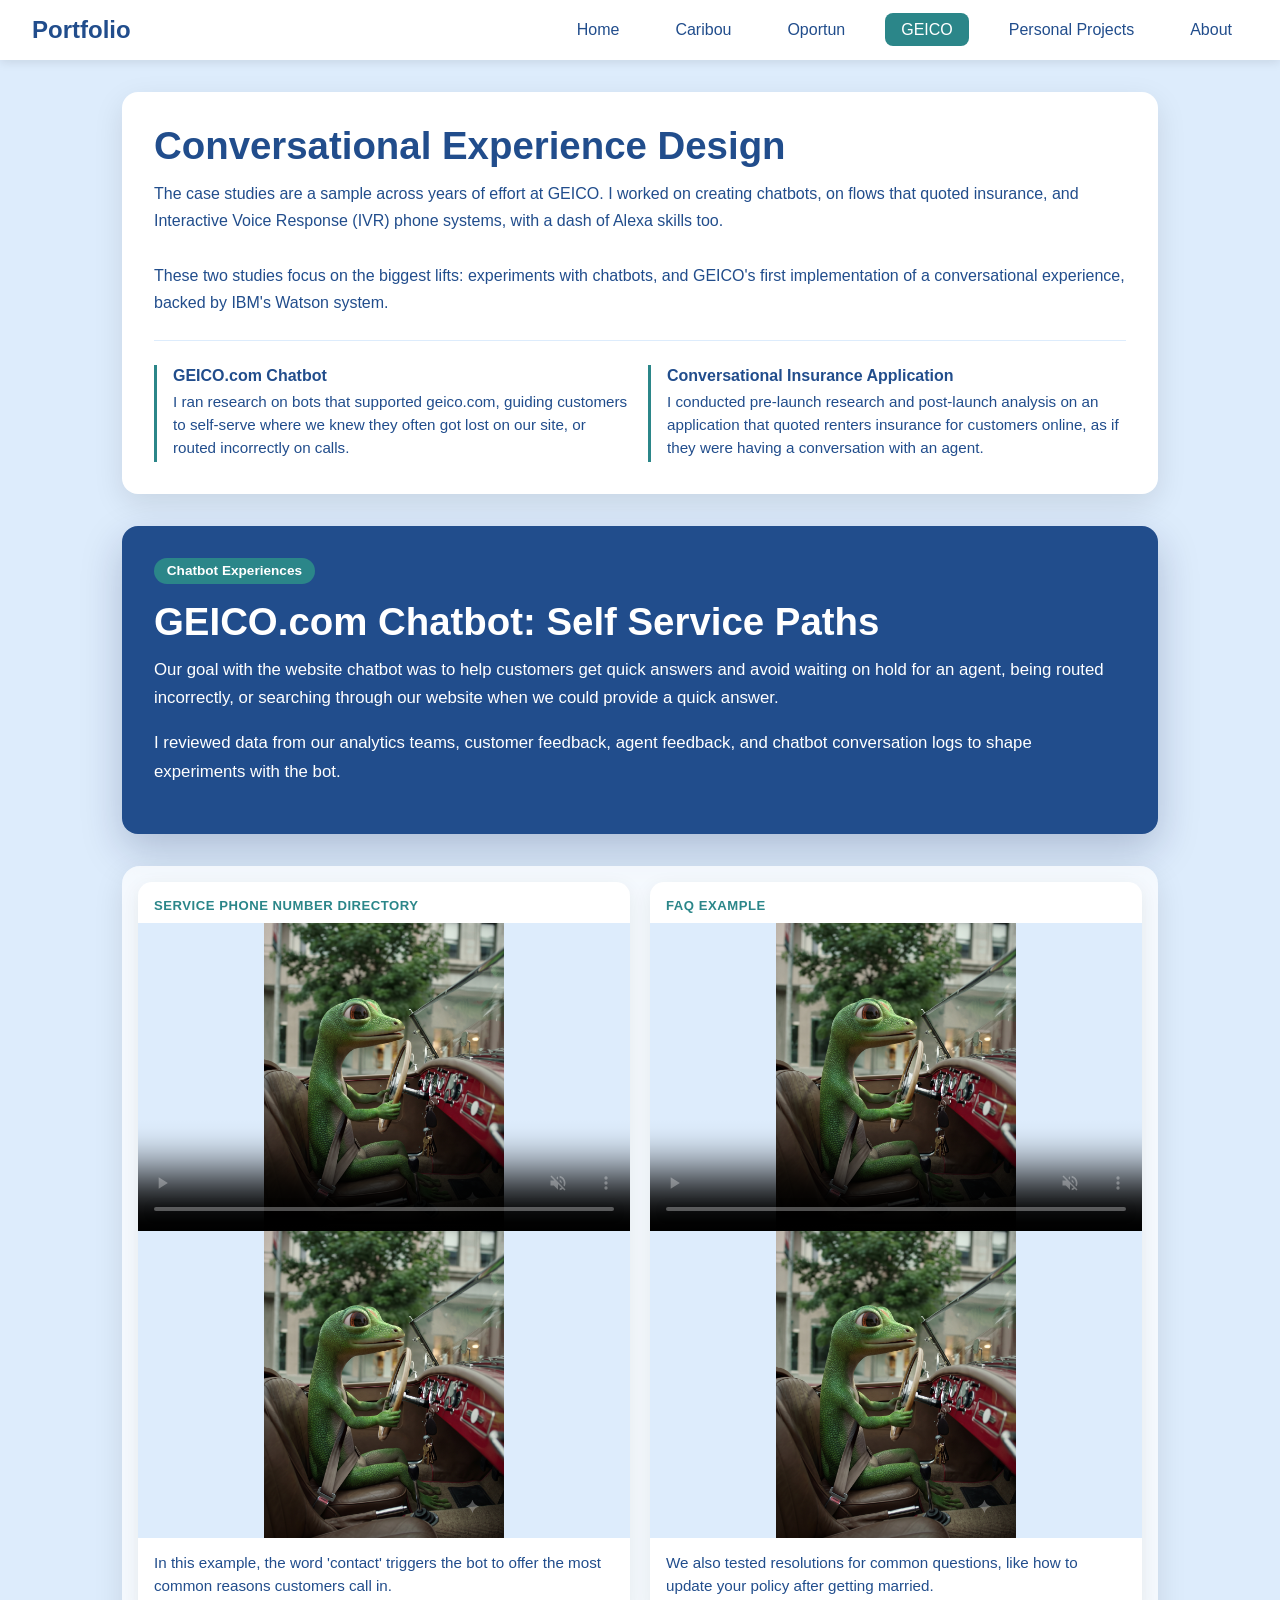
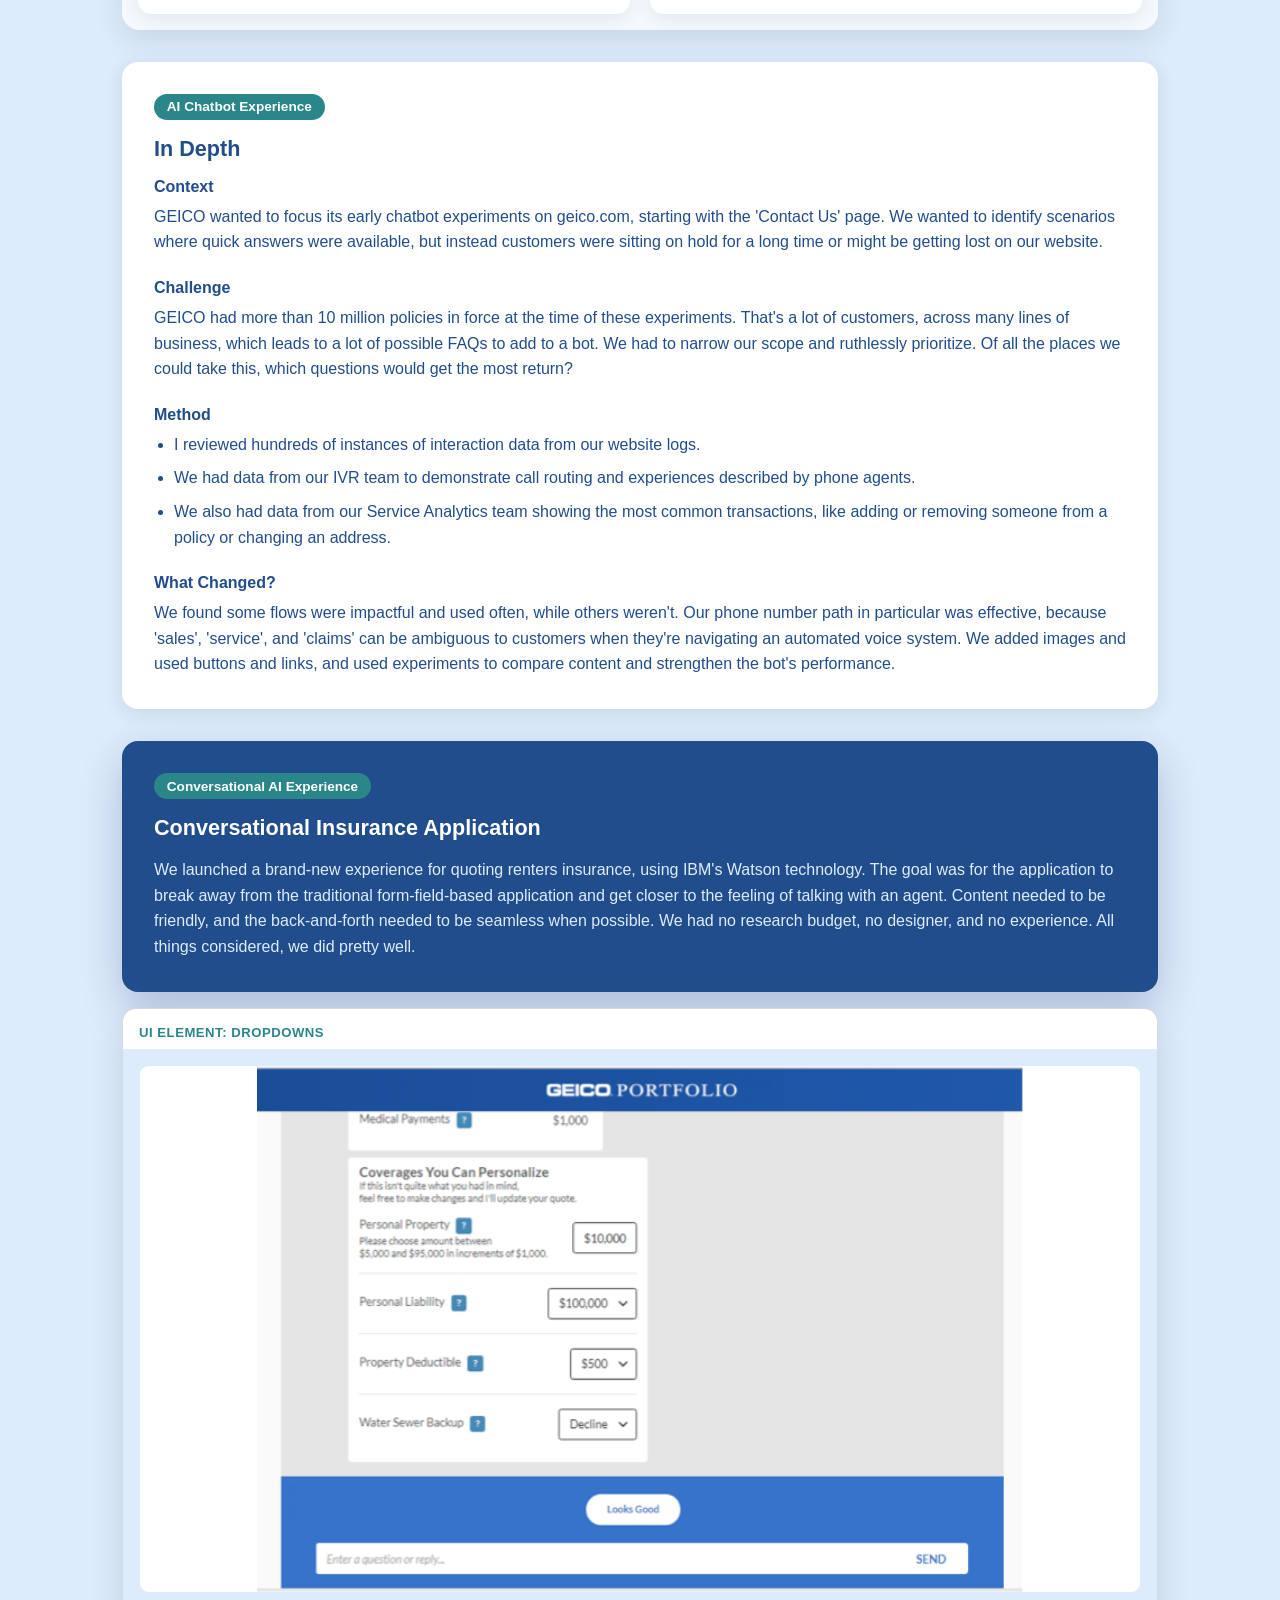
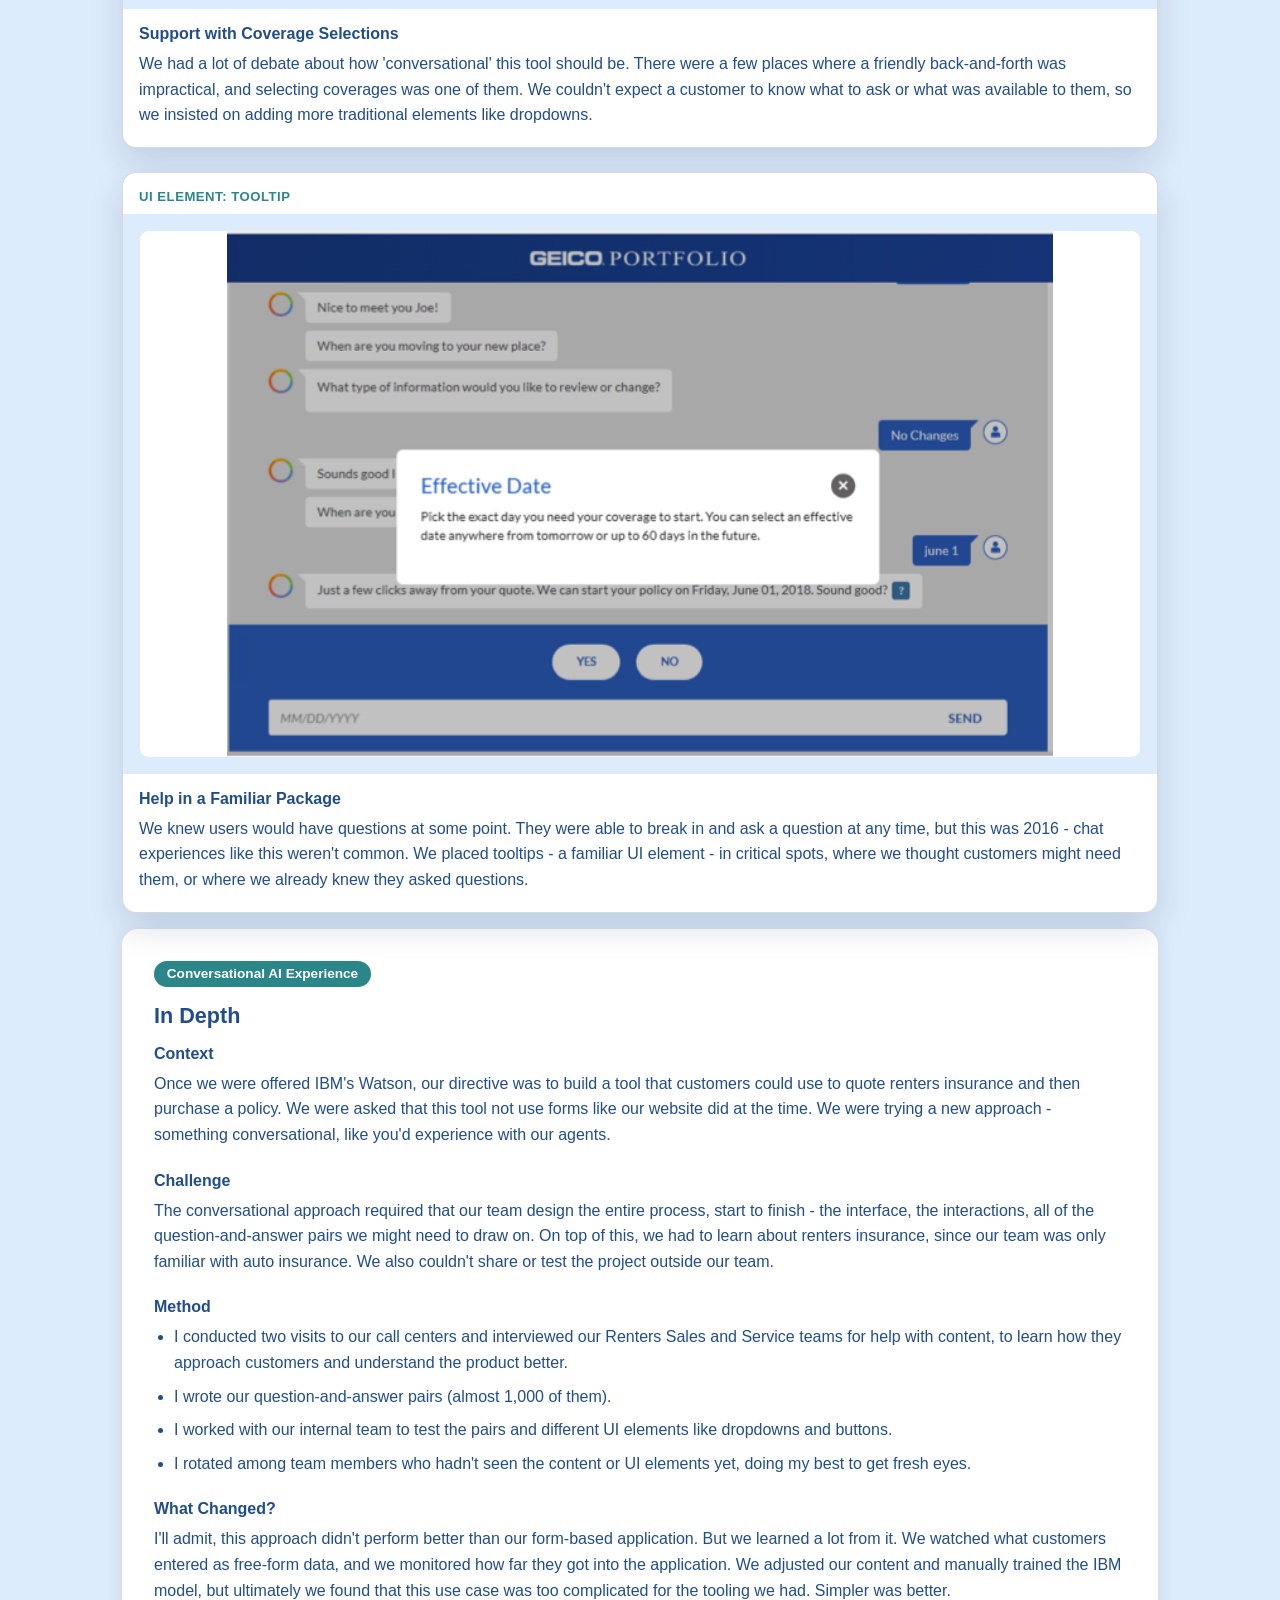
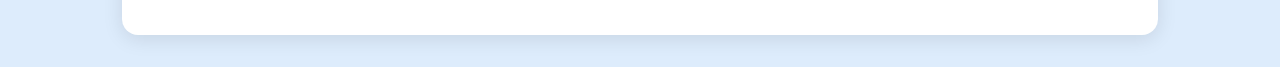
<file: geico.html>
<!DOCTYPE html>
<html lang="en">
<head>
<meta charset="UTF-8">
<meta name="viewport" content="width=device-width, initial-scale=1.0">
<title>GEICO</title>
<link rel="stylesheet" href="assets/css/site.css">
<style>
  .case-study {
    max-width: 1100px;
    margin: 2rem auto;
    padding: 0 2rem;
  }
  .geico-overview {
    max-width: 1100px;
    margin: 2rem auto;
    padding: 0 2rem;
  }
  .overview-card {
    background: var(--surface);
    border-radius: 16px;
    box-shadow: 0 10px 30px rgba(0,0,0,0.1);
    padding: 2rem;
  }
  .overview-card .eyebrow {
    display: inline-block;
    background: var(--accent);
    color: var(--surface);
    padding: 0.35rem 0.8rem;
    border-radius: 999px;
    font-size: 0.85rem;
    font-weight: 700;
    margin-bottom: 1rem;
  }
  .overview-card h1 {
    color: var(--text);
    font-size: clamp(1.9rem, 4vw, 2.4rem);
    margin-bottom: 0.75rem;
  }
  .overview-card p {
    color: var(--muted);
    line-height: 1.7;
  }
  .case-study-links {
    display: grid;
    grid-template-columns: repeat(2, minmax(0, 1fr));
    gap: 1rem;
    margin-top: 1.5rem;
    padding-top: 1.5rem;
    border-top: 1px solid var(--border);
  }
  .case-study-link {
    display: block;
    border-left: 3px solid var(--accent);
    padding: 0.15rem 0 0.15rem 1rem;
    text-decoration: none;
  }
  .case-study-link strong {
    display: block;
    color: var(--text);
    margin-bottom: 0.35rem;
  }
  .case-study-link span {
    display: block;
    color: var(--muted);
    line-height: 1.5;
    font-size: 0.95rem;
  }
  .case-study-hero {
    display: grid;
    grid-template-columns: minmax(0, 1fr);
    gap: 2rem;
    align-items: start;
  }
  .hero-copy {
    background: var(--text);
    border-radius: 16px;
    box-shadow: 0 16px 42px rgba(8,24,73,0.22);
    padding: 2rem;
    width: 100%;
  }
  .hero-copy h1 {
    font-size: clamp(1.9rem, 4vw, 2.4rem);
    color: var(--surface);
    margin-bottom: 0.75rem;
  }
  .hero-copy .eyebrow {
    display: inline-block;
    background: var(--accent);
    color: var(--surface);
    padding: 0.35rem 0.8rem;
    border-radius: 999px;
    font-size: 0.85rem;
    font-weight: 700;
    margin-bottom: 1rem;
  }
  .hero-copy .summary,
  .hero-copy .focus {
    color: var(--surface);
    line-height: 1.7;
    font-size: clamp(0.98rem, 1.5vw, 1.05rem);
    margin-bottom: 1rem;
  }
  .comparison-panel {
    background: rgba(255,255,255,0.7);
    border-radius: 18px;
    padding: 1rem;
    box-shadow: 0 10px 30px rgba(0,0,0,0.1);
    backdrop-filter: blur(8px);
  }
  .comparison-grid {
    display: grid;
    grid-template-columns: 1fr 1fr;
    gap: 1.25rem;
  }
  .comparison-card {
    background: var(--surface);
    border-radius: 14px;
    overflow: hidden;
    box-shadow: 0 6px 20px rgba(0,0,0,0.08);
  }
  .comparison-card .label {
    display: block;
    padding: 1rem 1rem 0.6rem;
    font-size: 0.82rem;
    font-weight: 700;
    letter-spacing: 0.04em;
    text-transform: uppercase;
    color: var(--accent);
  }
  .media-frame {
    background: var(--background);
  }
  .media-visual {
    width: 100%;
    aspect-ratio: 16 / 10;
    display: block;
    background: var(--background);
    object-fit: contain;
  }
  .video-fallback[hidden] {
    display: none;
  }
  .comparison-card p {
    padding: 0.9rem 1rem 1rem;
    color: var(--muted);
    line-height: 1.5;
    font-size: 0.95rem;
  }
  .story-grid {
    max-width: 1100px;
    margin: 2rem auto;
    padding: 0 2rem;
    display: grid;
    grid-template-columns: minmax(0, 1fr);
    gap: 2rem;
  }
  .story-panel {
    background: var(--surface);
    border-radius: 16px;
    box-shadow: 0 4px 20px rgba(0,0,0,0.1);
    padding: 2rem;
  }
  .section-label {
    display: inline-block;
    background: var(--accent);
    color: var(--surface);
    padding: 0.35rem 0.8rem;
    border-radius: 999px;
    font-size: 0.85rem;
    font-weight: 700;
    margin-bottom: 1rem;
  }
  .story-panel h2,
  .improvements-section h2,
  .research-section h2 {
    font-size: 1.35rem;
    color: var(--text);
    margin-bottom: 1rem;
  }
  .story-block + .story-block {
    margin-top: 1.5rem;
  }
  .story-block h3 {
    font-size: 1rem;
    color: var(--text);
    margin-bottom: 0.5rem;
  }
  .story-block p,
  .improvement-card p {
    color: var(--muted);
    line-height: 1.6;
  }
  .improvements-section {
    max-width: 1100px;
    margin: 2rem auto;
    padding: 0 2rem;
  }
  .improvements-grid {
    display: grid;
    grid-template-columns: repeat(3, minmax(0, 1fr));
    gap: 1rem;
  }
  .improvement-card {
    background: var(--surface);
    border-radius: 14px;
    box-shadow: 0 6px 20px rgba(0,0,0,0.08);
    padding: 1.4rem;
  }
  .improvement-card h3 {
    font-size: 1rem;
    color: var(--text);
    margin-bottom: 0.5rem;
  }
  .research-section {
    max-width: 1100px;
    margin: 2rem auto;
    padding: 0 2rem;
  }
  .research-intro {
    background: var(--text);
    border-radius: 16px;
    box-shadow: 0 16px 42px rgba(8,24,73,0.22);
    padding: 2rem;
    margin-bottom: 1rem;
  }
  .research-intro .eyebrow {
    display: inline-block;
    background: var(--accent);
    color: var(--surface);
    padding: 0.35rem 0.8rem;
    border-radius: 999px;
    font-size: 0.85rem;
    font-weight: 700;
    margin-bottom: 1rem;
  }
  .research-intro h2 {
    color: var(--surface);
  }
  .research-intro p {
    color: var(--border);
    line-height: 1.6;
    width: 100%;
  }
  .research-thread {
    display: none;
    background: rgba(255,255,255,0.78);
    border: 1px solid var(--background);
    border-radius: 14px;
    box-shadow: 0 6px 20px rgba(0,0,0,0.08);
    padding: 1rem;
    margin-bottom: 1rem;
  }
  .research-thread-track {
    display: grid;
    grid-template-columns: repeat(3, minmax(0, 1fr));
    gap: 1rem;
    position: relative;
  }
  .research-thread-track::before {
    content: "";
    position: absolute;
    top: 1.15rem;
    left: calc(16.666% + 0.5rem);
    right: calc(16.666% + 0.5rem);
    height: 2px;
    background: var(--background);
  }
  .research-thread-step {
    position: relative;
    display: grid;
    justify-items: center;
    gap: 0.45rem;
    text-align: center;
    color: var(--muted);
    line-height: 1.45;
    font-size: 0.92rem;
  }
  .research-thread-step::before {
    content: "";
    width: 2.3rem;
    height: 2.3rem;
    border-radius: 999px;
    background: var(--surface);
    border: 2px solid var(--accent);
    box-shadow: 0 0 0 6px var(--background);
    z-index: 1;
  }
  .research-thread-step strong {
    color: var(--text);
    font-size: 0.95rem;
  }
  .evidence-grid {
    display: grid;
    grid-template-columns: minmax(0, 1fr);
    gap: 1.5rem;
  }
  .evidence-grid + .story-panel {
    margin-top: 1rem;
  }
  .evidence-card {
    background: var(--surface);
    border: 1px solid rgba(8,24,73,0.16);
    border-radius: 14px;
    box-shadow: 0 14px 34px rgba(8,24,73,0.14);
    overflow: hidden;
    display: flex;
    flex-direction: column;
  }
  .evidence-card .label {
    display: block;
    padding: 1rem 1rem 0.6rem;
    font-size: 0.82rem;
    font-weight: 700;
    letter-spacing: 0.04em;
    text-transform: uppercase;
    color: var(--accent);
  }
  .research-image-frame {
    height: 560px;
    background: var(--background);
    padding: 1rem;
  }
  .research-image-frame img {
    width: 100%;
    height: 100%;
    object-fit: contain;
    background: var(--surface);
    border: 1px solid var(--background);
    border-radius: 10px;
  }
  .evidence-card h3 {
    font-size: 1rem;
    color: var(--text);
    padding: 0 1rem;
    margin-top: 1rem;
    margin-bottom: 0.5rem;
  }
  .evidence-card p {
    color: var(--muted);
    line-height: 1.6;
    padding: 0 1rem 1.2rem;
  }
  .story-panel p,
  .research-details-list li {
    color: var(--muted);
    line-height: 1.6;
  }
  .approach-list {
    color: var(--muted);
    line-height: 1.6;
    padding-left: 1.25rem;
  }
  .approach-list li + li {
    margin-top: 0.5rem;
  }
  .story-panel p + p {
    margin-top: 1rem;
  }
  .research-details-list {
    list-style: none;
    display: grid;
    gap: 1rem;
  }
  .research-details-list li {
    padding-bottom: 1rem;
    border-bottom: 1px solid var(--border);
  }
  .research-details-list li:last-child {
    border-bottom: none;
    padding-bottom: 0;
  }
  .research-details-list strong {
    display: block;
    color: var(--text);
    margin-bottom: 0.3rem;
  }
  @media (max-width: 900px) {
    .geico-overview,
    .case-study,
    .story-grid,
    .improvements-section,
    .research-section {
      padding: 0 1.5rem;
    }
    .case-study-hero,
    .story-grid,
    .improvements-grid,
    .case-study-links,
    .evidence-grid {
      grid-template-columns: 1fr;
    }
    .research-image-frame {
      height: 500px;
    }
    .research-thread-track {
      grid-template-columns: 1fr;
    }
    .research-thread-track::before {
      top: 1.15rem;
      bottom: 1.15rem;
      left: 1.15rem;
      right: auto;
      width: 2px;
      height: auto;
    }
    .research-thread-step {
      grid-template-columns: 2.3rem 1fr;
      justify-items: start;
      text-align: left;
      column-gap: 0.75rem;
    }
    .research-thread-step::before {
      grid-row: 1 / span 2;
    }
  }
  @media (max-width: 640px) {
    .geico-overview,
    .case-study {
      margin: 1.5rem auto;
      padding: 0 1rem;
    }
    .overview-card {
      padding: 1.5rem;
    }
    .overview-card h1 {
      font-size: 1.9rem;
    }
    .hero-copy {
      padding: 1.5rem;
    }
    .hero-copy h1 {
      font-size: 1.9rem;
    }
    .comparison-panel {
      padding: 0.75rem;
    }
    .comparison-grid {
      grid-template-columns: 1fr;
    }
    .media-visual {
      aspect-ratio: 16 / 9;
    }
    .story-grid,
    .improvements-section,
    .research-section {
      margin: 1.5rem auto;
      padding: 0 1rem;
      gap: 1.25rem;
    }
    .story-panel,
    .improvement-card,
    .research-intro {
      padding: 1.5rem;
    }
    .research-image-frame {
      height: 380px;
      padding: 0.75rem;
    }
  }
</style>
</head>
<body>
  <nav>
    <a href="index.html" class="logo">Portfolio</a>
    <ul class="nav-links">
      <li><a href="index.html">Home</a></li>
      <li><a href="caribou.html">Caribou</a></li>
      <li><a href="oportun.html">Oportun</a></li>
      <li><a href="geico.html" class="active">GEICO</a></li>
      <li><a href="personal-projects.html">Personal Projects</a></li>
      <li><a href="about.html">About</a></li>
    </ul>
  </nav>
  <section class="geico-overview">
    <div class="overview-card">
      <h1>Conversational Experience Design</h1>
      <p>
        The case studies are a sample across years of effort at GEICO. I worked on creating chatbots, on flows that quoted insurance, and Interactive Voice Response (IVR) phone systems, with a dash of Alexa skills too.
        <br><br>
        These two studies focus on the biggest lifts: experiments with chatbots, and GEICO's first implementation of a conversational experience, backed by IBM's Watson system.
      </p>
      <div class="case-study-links" aria-label="GEICO case studies on this page">
        <a class="case-study-link" href="#chatbot-experience">
          <strong>GEICO.com Chatbot</strong>
          <span>I ran research on bots that supported geico.com, guiding customers to self-serve where we knew they often got lost on our site, or routed incorrectly on calls.</span>
        </a>
        <a class="case-study-link" href="#insurance-application">
          <strong>Conversational Insurance Application</strong>
          <span>I conducted pre-launch research and post-launch analysis on an application that quoted renters insurance for customers online, as if they were having a conversation with an agent.</span>
        </a>
      </div>
    </div>
  </section>
  <section class="case-study" id="chatbot-experience">
    <div class="case-study-hero">
      <div class="hero-copy">
        <span class="eyebrow">Chatbot Experiences</span>
        <h1>GEICO.com Chatbot: Self Service Paths</h1>
        <p class="summary">
          Our goal with the website chatbot was to help customers get quick answers and avoid waiting on hold for an agent, being routed incorrectly, or searching through our website when we could provide a quick answer.   
        </p>
        <p class="focus">
          I reviewed data from our analytics teams, customer feedback, agent feedback, and chatbot conversation logs to shape experiments with the bot. 
        </p>
      </div>
      <div class="comparison-panel">
        <div class="comparison-grid">
          <article class="comparison-card">
            <span class="label">Service Phone Number Directory</span>
            <div class="media-frame">
              <video class="media-visual" controls muted playsinline preload="metadata" poster="assets/images/projects/geico/GEICO cover image.png">
                <source src="assets/gifs/projects/geico/contact_us_service_directory_trimmed.mp4" type="video/mp4">
              </video>
              <img class="media-visual video-fallback" src="assets/images/projects/geico/GEICO cover image.png" alt="Video of chatbot showing service phone numbers" hidden>
            </div>
            <p>In this example, the word 'contact' triggers the bot to offer the most common reasons customers call in.</p>
          </article>
          <article class="comparison-card">
            <span class="label">FAQ Example</span>
            <div class="media-frame">
              <video class="media-visual" controls muted playsinline preload="metadata" poster="assets/images/projects/geico/GEICO cover image.png">
                <source src="assets/gifs/projects/geico/chatbot_married_minus20s.mp4" type="video/mp4">
              </video>
              <img class="media-visual video-fallback" src="assets/images/projects/geico/GEICO cover image.png" alt="Video of chatbot showing FAQs" hidden>
            </div>
            <p>We also tested resolutions for common questions, like how to update your policy after getting married.</p>
          </article>
        </div>
      </div>
    </div>
  </section>
  <section class="story-grid">
    <div class="story-panel">
      <span class="section-label">AI Chatbot Experience</span>
      <h2>In Depth</h2>
      <div class="story-block">
        <h3>Context</h3>
        <p>
          GEICO wanted to focus its early chatbot experiments on geico.com, starting with the 'Contact Us' page. We wanted to identify scenarios where quick answers were available, but instead customers were sitting on hold for a long time or might be getting lost on our website.
        </p>
      </div>
      <div class="story-block">
        <h3>Challenge</h3>
        <p>
          GEICO had more than 10 million policies in force at the time of these experiments. That's a lot of customers, across many lines of business, which leads to a lot of possible FAQs to add to a bot. We had to narrow our scope and ruthlessly prioritize. Of all the places we could take this, which questions would get the most return? 
        </p>
      </div>
      <div class="story-block">
        <h3>Method</h3>
        <ul class="approach-list">
          <li>I reviewed hundreds of instances of interaction data from our website logs.</li>
          <li>We had data from our IVR team to demonstrate call routing and experiences described by phone agents.</li>
          <li>We also had data from our Service Analytics team showing the most common transactions, like adding or removing someone from a policy or changing an address.</li>
        </ul>
      </div>
      <div class="story-block">
        <h3>What Changed?</h3>
        <p>
          We found some flows were impactful and used often, while others weren't. Our phone number path in particular was effective, because 'sales', 'service', and 'claims' can be ambiguous to customers when they're navigating an automated voice system. We added images and used buttons and links, and used experiments to compare content and strengthen the bot's performance. 
        </p>
      </div>
    </div>
  </section>
  <section class="research-section" id="insurance-application">
    <div class="research-intro">
      <span class="eyebrow">Conversational AI Experience</span>
      <h2>Conversational Insurance Application</h2>
      <p>
        We launched a brand-new experience for quoting renters insurance, using IBM's Watson technology. The goal was for the application to break away from the traditional form-field-based application and get closer to the feeling of talking with an agent. Content needed to be friendly, and the back-and-forth needed to be seamless when possible. We had no research budget, no designer, and no experience. All things considered, we did pretty well.
      </p>
    </div>
    <div class="research-thread" aria-label="Shared research method across GEICO chat flows">
      <div class="research-thread-track">
        <div class="research-thread-step">
          <strong>Flow Review</strong>
          Each chat path was reviewed from entry point through completion to identify moments of friction or clarity.
        </div>
        <div class="research-thread-step">
          <strong>Pattern Comparison</strong>
          The flows were compared side by side to evaluate pacing, message treatment, and next-step guidance.
        </div>
        <div class="research-thread-step">
          <strong>Design Synthesis</strong>
          Findings were grouped into themes that could guide stronger consistency across support interactions.
        </div>
      </div>
    </div>
    <div class="evidence-grid">
      <article class="evidence-card">
        <span class="label">UI Element: Dropdowns</span>
        <div class="research-image-frame">
          <img src="assets/images/projects/geico/coverages.png" alt="GEICO research image showing coverage states">
        </div>
        <h3>Support with Coverage Selections</h3>
        <p>
          We had a lot of debate about how 'conversational' this tool should be. There were a few places where a friendly back-and-forth was impractical, and selecting coverages was one of them. We couldn't expect a customer to know what to ask or what was available to them, so we insisted on adding more traditional elements like dropdowns.
        </p>
      </article>
      <article class="evidence-card">
        <span class="label">UI Element: Tooltip</span>
        <div class="research-image-frame">
          <img src="assets/images/projects/geico/tooltip cropped.png" alt="GEICO research image showing a cropped tooltip interaction">
        </div>
        <h3>Help in a Familiar Package</h3>
        <p>
          We knew users would have questions at some point. They were able to break in and ask a question at any time, but this was 2016 - chat experiences like this weren't common. We placed tooltips - a familiar UI element - in critical spots, where we thought customers might need them, or where we already knew they asked questions. 
        </p>
      </article>
    </div>
    <div class="story-panel">
      <span class="section-label">Conversational AI Experience</span>
      <h2>In Depth</h2>
      <div class="story-block">
        <h3>Context</h3>
        <p>
          Once we were offered IBM's Watson, our directive was to build a tool that customers could use to quote renters insurance and then purchase a policy. We were asked that this tool not use forms like our website did at the time. We were trying a new approach - something conversational, like you'd experience with our agents. 
        </p>
      </div>
      <div class="story-block">
        <h3>Challenge</h3>
        <p>
          The conversational approach required that our team design the entire process, start to finish - the interface, the interactions, all of the question-and-answer pairs we might need to draw on. On top of this, we had to learn about renters insurance, since our team was only familiar with auto insurance. We also couldn't share or test the project outside our team.
        </p>
      </div>
      <div class="story-block">
        <h3>Method</h3>
        <ul class="approach-list">
          <li>I conducted two visits to our call centers and interviewed our Renters Sales and Service teams for help with content, to learn how they approach customers and understand the product better.</li>
          <li>I wrote our question-and-answer pairs (almost 1,000 of them).</li>
          <li>I worked with our internal team to test the pairs and different UI elements like dropdowns and buttons.</li>
          <li>I rotated among team members who hadn't seen the content or UI elements yet, doing my best to get fresh eyes.</li>
        </ul>
      </div>
      <div class="story-block">
        <h3>What Changed?</h3>
        <p>
          I'll admit, this approach didn't perform better than our form-based application. But we learned a lot from it. We watched what customers entered as free-form data, and we monitored how far they got into the application. We adjusted our content and manually trained the IBM model, but ultimately we found that this use case was too complicated for the tooling we had. Simpler was better.
        </p>
      </div>
    </div>
  </section>
  <script src="assets/js/geico.js"></script>
</body>
</html>
</file>
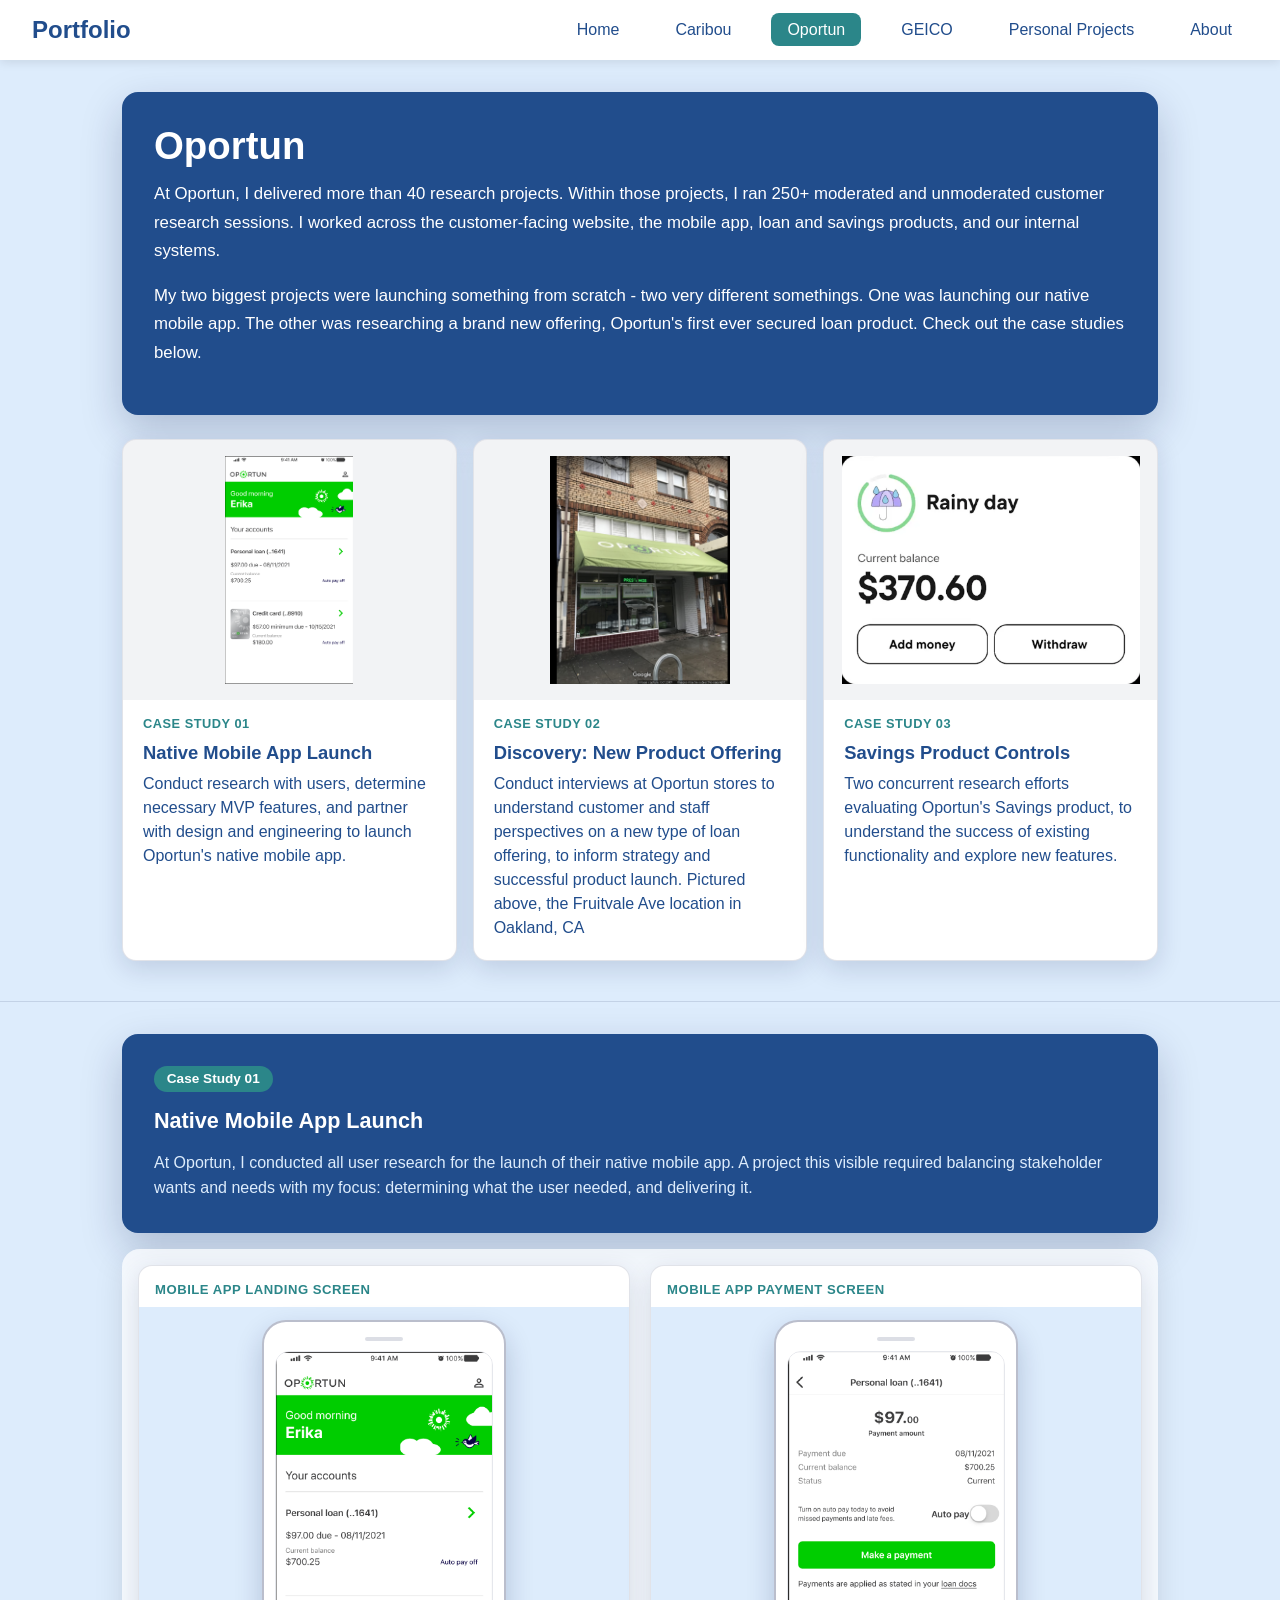
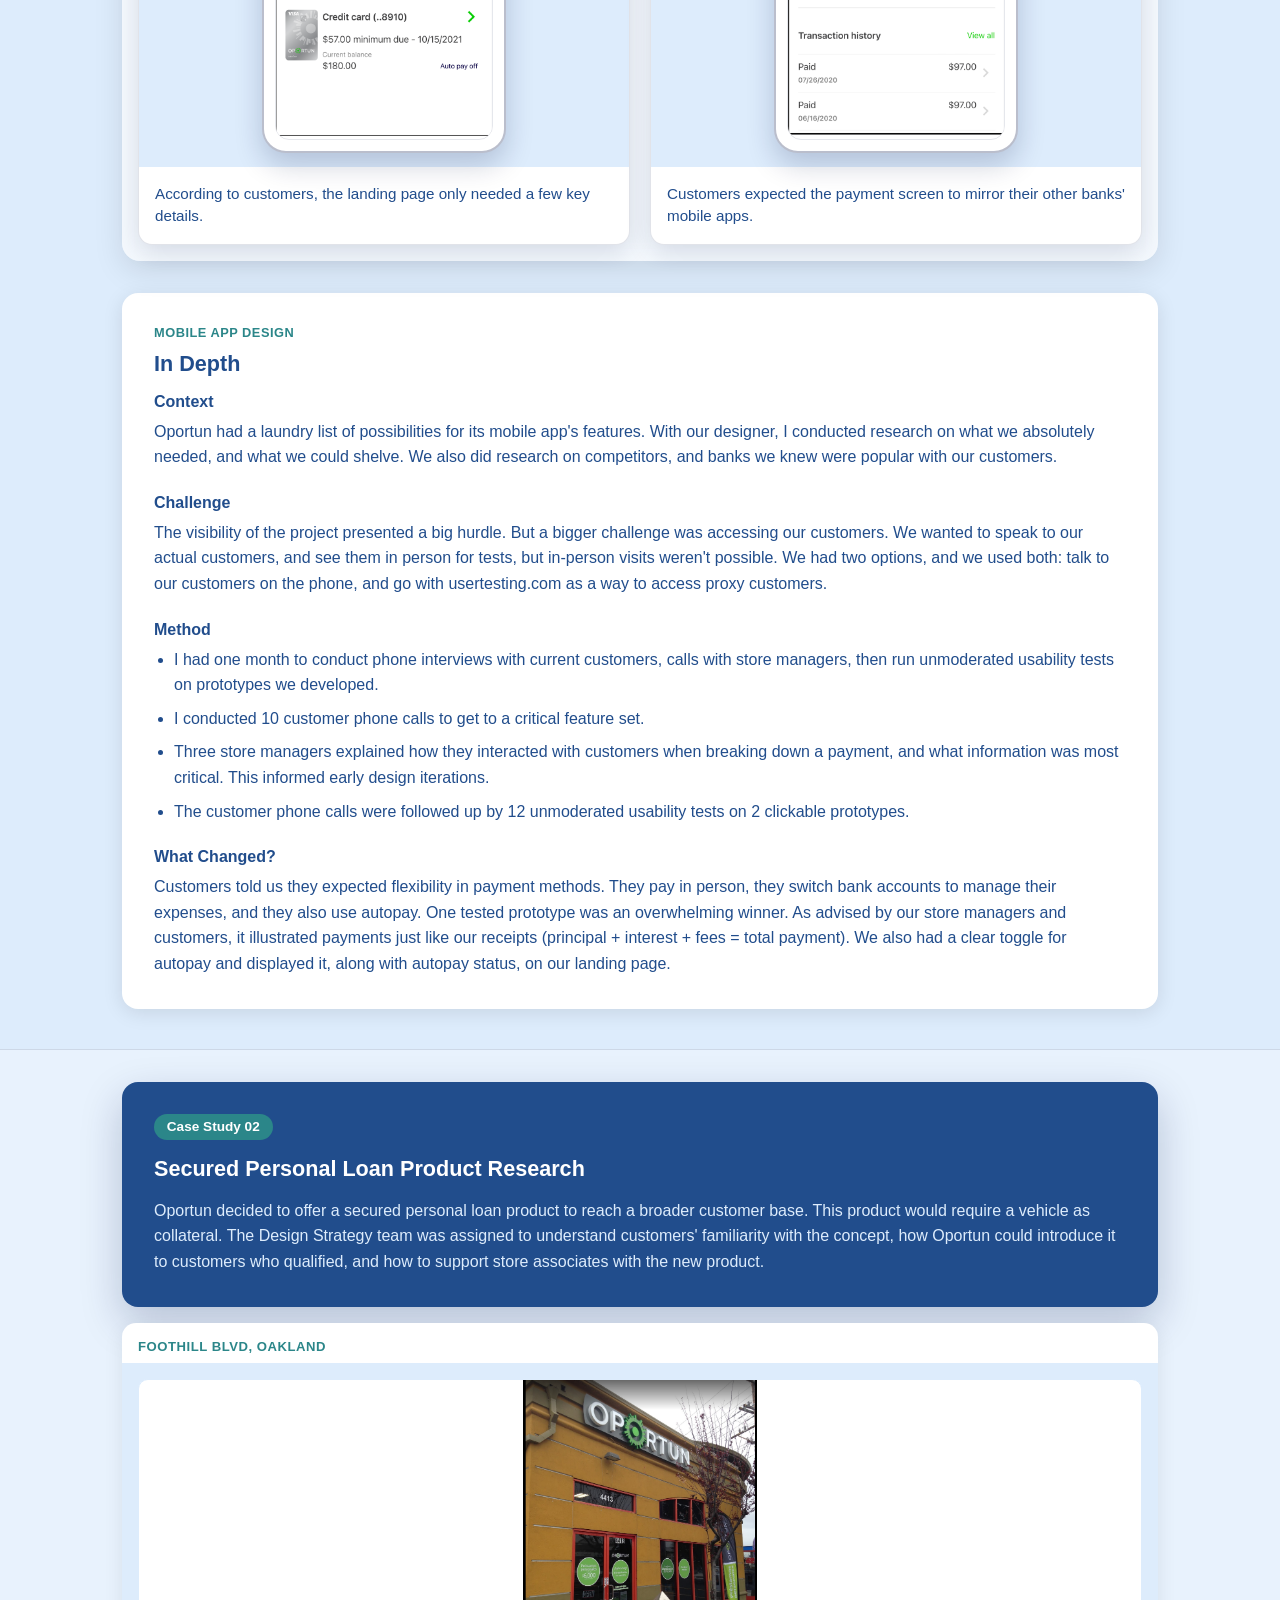
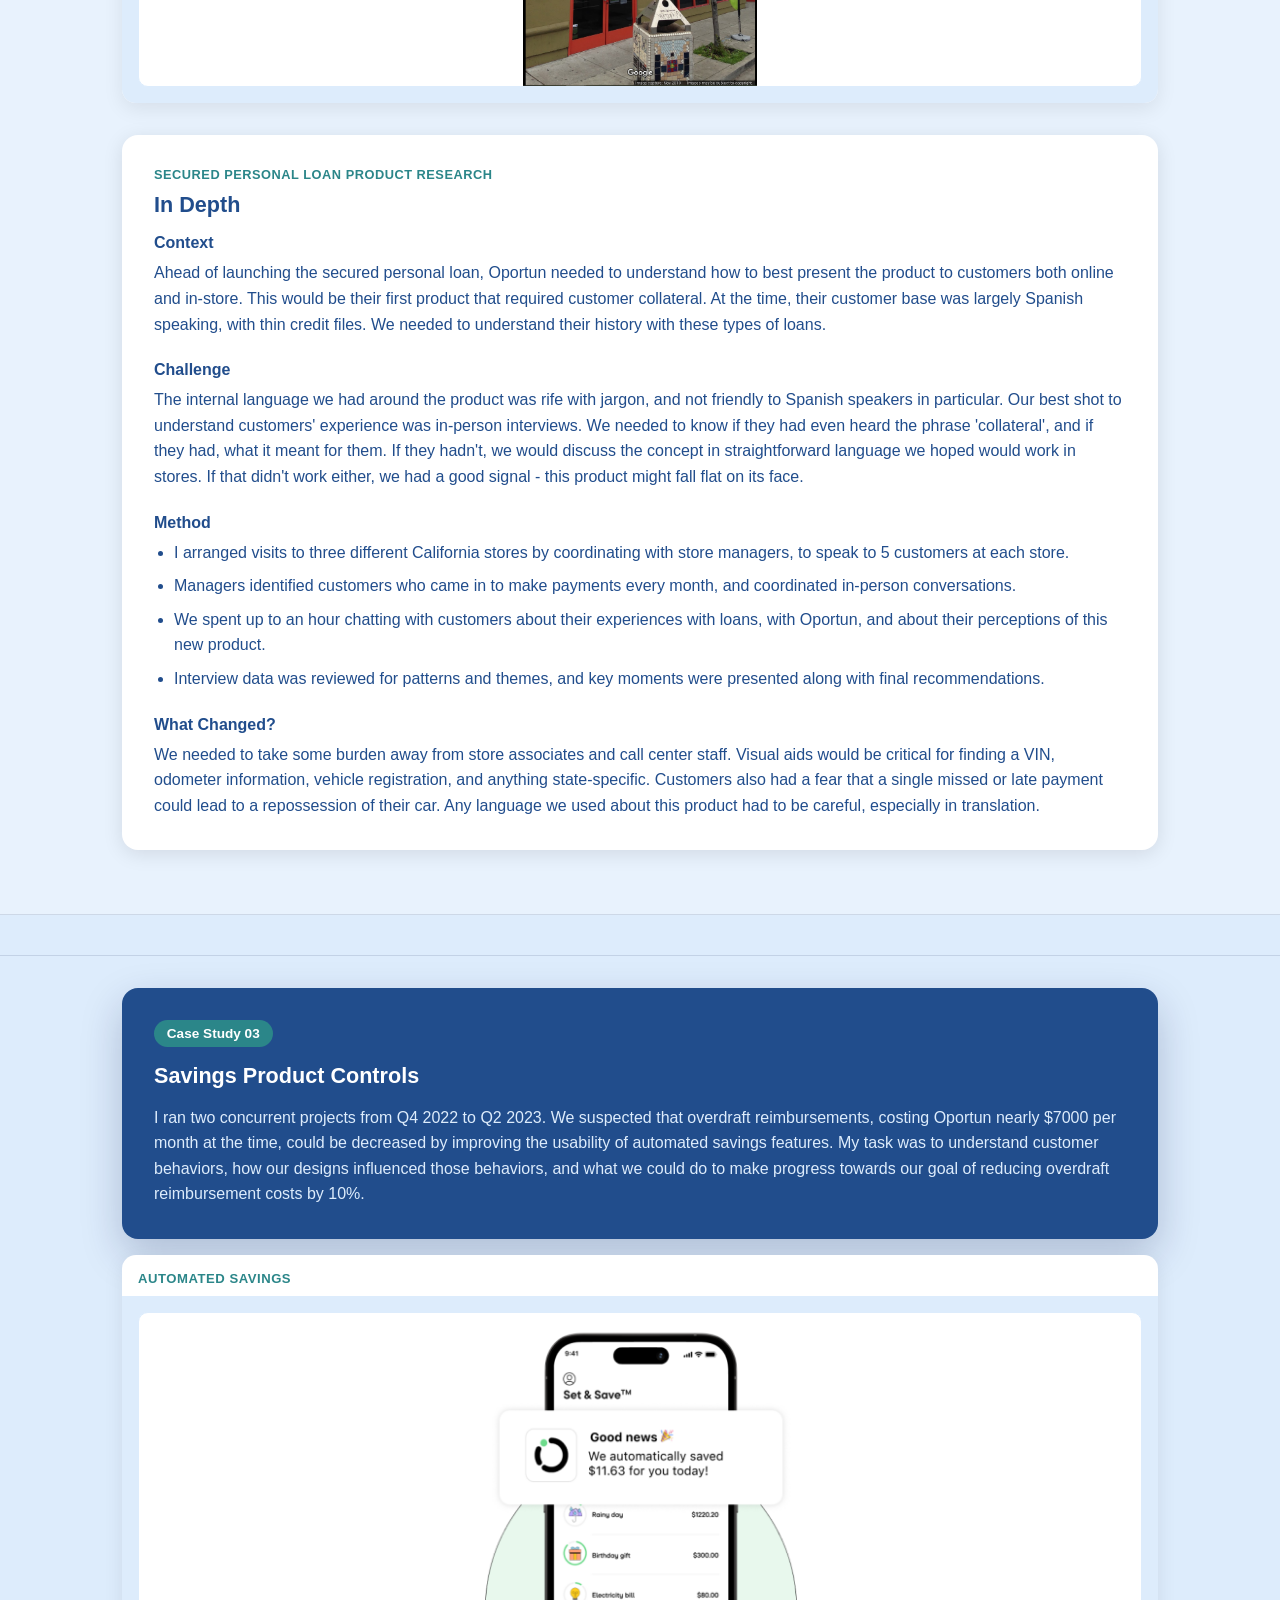
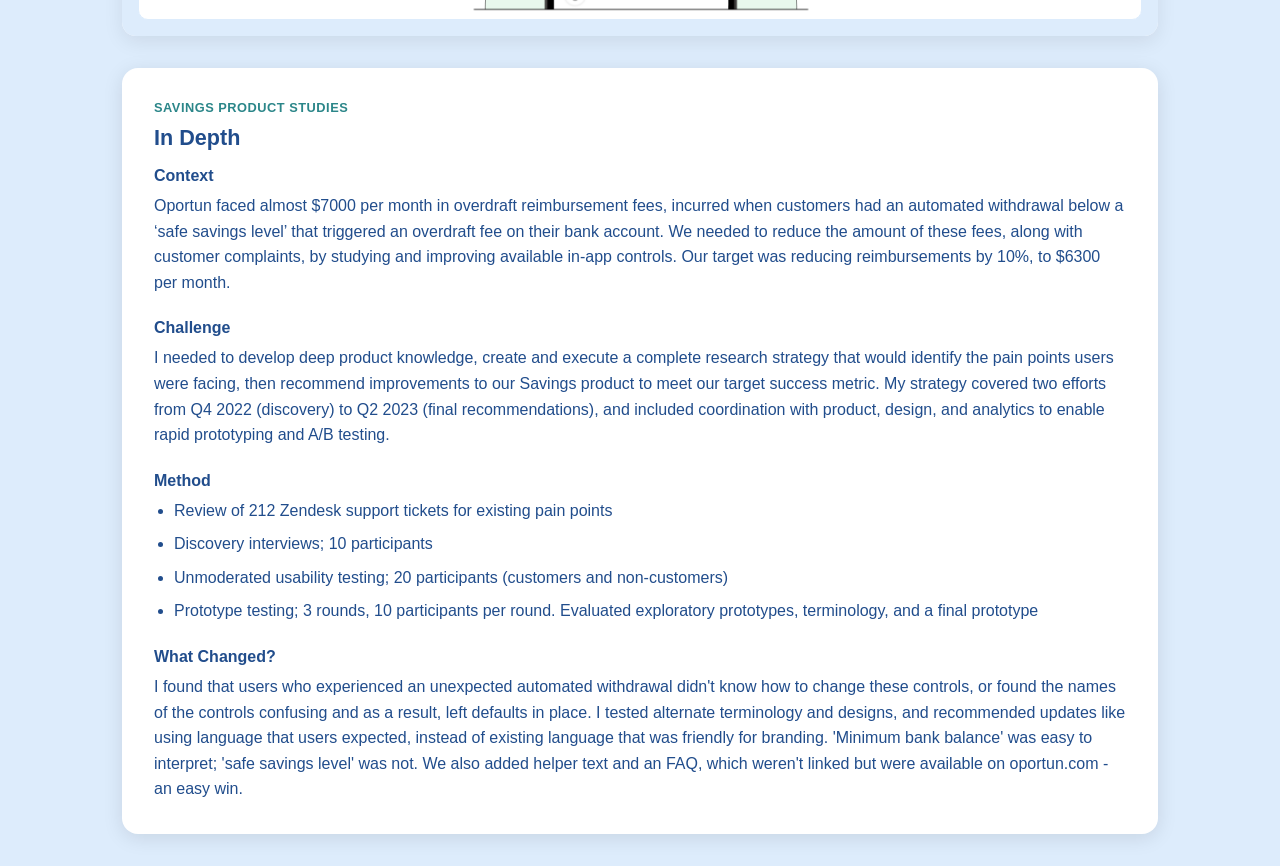
<file: oportun.html>
<!DOCTYPE html>
<html lang="en">
<head>
<meta charset="UTF-8">
<meta name="viewport" content="width=device-width, initial-scale=1.0">
<title>Oportun</title>
<link rel="stylesheet" href="assets/css/site.css">
<style>
  .case-study {
    max-width: 1100px;
    margin: 2rem auto;
    padding: 0 2rem;
  }
  .case-study-hero {
    display: grid;
    grid-template-columns: minmax(0, 1fr);
    gap: 2rem;
    align-items: start;
  }
  .hero-copy {
    background: var(--text);
    border-radius: 16px;
    box-shadow: 0 16px 42px rgba(8,24,73,0.22);
    padding: 2rem;
    width: 100%;
  }
  .hero-copy h1 {
    font-size: clamp(1.9rem, 4vw, 2.4rem);
    color: var(--surface);
    margin-bottom: 0.75rem;
  }
  .hero-copy .eyebrow {
    display: inline-block;
    background: var(--accent);
    color: var(--surface);
    padding: 0.35rem 0.8rem;
    border-radius: 999px;
    font-size: 0.85rem;
    font-weight: 700;
    margin-bottom: 1rem;
  }
  .hero-copy .summary,
  .hero-copy .focus {
    color: var(--surface);
    line-height: 1.7;
    font-size: clamp(0.98rem, 1.5vw, 1.05rem);
    margin-bottom: 1rem;
  }
  .comparison-panel {
    background: rgba(255,255,255,0.7);
    border-radius: 18px;
    padding: 1rem;
    box-shadow: 0 10px 30px rgba(0,0,0,0.1);
    backdrop-filter: blur(8px);
  }
  .comparison-grid {
    display: grid;
    grid-template-columns: 1fr 1fr;
    gap: 1.25rem;
  }
  .comparison-card {
    background: var(--surface);
    border: 1px solid rgba(8,24,73,0.12);
    border-radius: 14px;
    overflow: hidden;
    box-shadow: 0 8px 26px rgba(8,24,73,0.14);
  }
  .comparison-card .label {
    display: block;
    padding: 1rem 1rem 0.6rem;
    font-size: 0.82rem;
    font-weight: 700;
    letter-spacing: 0.04em;
    text-transform: uppercase;
    color: var(--accent);
  }
  .device-frame {
    width: 100%;
    height: 460px;
    background: var(--background);
    padding: 0.85rem;
    display: flex;
    align-items: center;
    justify-content: center;
  }
  .phone-frame {
    height: 100%;
    max-width: 100%;
    aspect-ratio: 9 / 16;
    background: var(--surface);
    border: 2px solid rgba(8,24,73,0.28);
    border-radius: 24px;
    box-shadow: inset 0 0 0 8px var(--surface), 0 12px 28px rgba(8,24,73,0.2);
    padding: 0.7rem;
    display: flex;
    flex-direction: column;
    gap: 0.45rem;
  }
  .phone-bar {
    height: 0.65rem;
    display: flex;
    align-items: center;
    justify-content: center;
    flex: 0 0 auto;
  }
  .phone-bar::before {
    content: "";
    width: 2.4rem;
    height: 0.25rem;
    border-radius: 999px;
    background: rgba(8,24,73,0.14);
  }
  .phone-frame img {
    width: 100%;
    min-height: 0;
    flex: 1 1 auto;
    object-fit: contain;
    object-position: top center;
    border: 1px solid rgba(8,24,73,0.1);
    border-radius: 14px;
  }
  .comparison-card p {
    padding: 1rem 1rem 1rem;
    color: var(--muted);
    line-height: 1.5;
    font-size: 0.95rem;
  }
  .case-index {
    display: grid;
    grid-template-columns: repeat(3, minmax(0, 1fr));
    gap: 1rem;
    align-items: stretch;
    margin-top: 1.5rem;
  }
  .case-link-card {
    background: var(--surface);
    border: 1px solid rgba(8,24,73,0.12);
    border-radius: 14px;
    box-shadow: 0 8px 26px rgba(8,24,73,0.14);
    color: var(--text);
    display: grid;
    grid-template-rows: 260px 1fr;
    overflow: hidden;
    text-decoration: none;
    transition: transform 0.2s ease, box-shadow 0.2s ease;
  }
  .case-link-card:hover {
    box-shadow: 0 12px 32px rgba(8,24,73,0.18);
    transform: translateY(-2px);
  }
  .case-link-card img {
    width: 100%;
    height: 260px;
    object-fit: contain;
    background: rgba(8,24,73,0.05);
    padding: 1rem;
  }
  .case-link-content {
    padding: 1rem 1.25rem 1.25rem;
  }
  .case-link-card .label,
  .section-label {
    display: block;
    font-size: 0.8rem;
    font-weight: 700;
    letter-spacing: 0.04em;
    text-transform: uppercase;
    color: var(--accent);
    margin-bottom: 0.65rem;
  }
  .case-link-card h2 {
    color: var(--text);
    font-size: 1.15rem;
    margin-bottom: 0.5rem;
  }
  .case-link-card p {
    color: var(--muted);
    line-height: 1.5;
  }
  .case-band {
    border-top: 1px solid rgba(8,24,73,0.12);
    margin-top: 2.5rem;
    padding-top: 0.5rem;
  }
  .case-band.alt {
    background: rgba(255,255,255,0.32);
    border-bottom: 1px solid rgba(8,24,73,0.12);
    margin-top: 2.5rem;
    padding: 0.5rem 0 2rem;
  }
  .case-band .story-grid,
  .case-band .research-section {
    margin-top: 1.5rem;
  }
  .case-band > .research-thread {
    max-width: 1100px;
    margin: 1.5rem auto;
  }
  .story-grid {
    max-width: 1100px;
    margin: 2rem auto;
    padding: 0 2rem;
    display: grid;
    grid-template-columns: minmax(0, 1fr);
    gap: 2rem;
  }
  .story-panel {
    background: var(--surface);
    border-radius: 16px;
    box-shadow: 0 4px 20px rgba(0,0,0,0.1);
    padding: 2rem;
  }
  .story-panel h2,
  .research-section h2 {
    font-size: 1.35rem;
    color: var(--text);
    margin-bottom: 1rem;
  }
  .story-block + .story-block {
    margin-top: 1.5rem;
  }
  .story-block h3 {
    font-size: 1rem;
    color: var(--text);
    margin-bottom: 0.5rem;
  }
  .story-block p {
    color: var(--muted);
    line-height: 1.6;
  }
  .approach-list {
    color: var(--muted);
    line-height: 1.6;
    padding-left: 1.25rem;
  }
  .approach-list li + li {
    margin-top: 0.5rem;
  }
  .research-section {
    max-width: 1100px;
    margin: 2rem auto;
    padding: 0 2rem;
  }
  .research-intro {
    background: var(--text);
    border-radius: 16px;
    box-shadow: 0 16px 42px rgba(8,24,73,0.22);
    padding: 2rem;
    margin-bottom: 1rem;
  }
  .research-intro .eyebrow {
    display: inline-block;
    background: var(--accent);
    color: var(--surface);
    padding: 0.35rem 0.8rem;
    border-radius: 999px;
    font-size: 0.85rem;
    font-weight: 700;
    margin-bottom: 1rem;
  }
  .research-intro h2 {
    color: var(--surface);
  }
  .research-intro p {
    color: var(--border);
    line-height: 1.6;
    width: 100%;
  }
  .research-thread {
    background: rgba(255,255,255,0.78);
    border: 1px solid var(--background);
    border-radius: 14px;
    box-shadow: 0 6px 20px rgba(0,0,0,0.08);
    padding: 1rem;
    margin-bottom: 1rem;
  }
  .research-thread-track {
    display: grid;
    grid-template-columns: repeat(3, minmax(0, 1fr));
    gap: 1rem;
    position: relative;
  }
  .research-thread-track::before {
    content: "";
    position: absolute;
    top: 1.15rem;
    left: calc(16.666% + 0.5rem);
    right: calc(16.666% + 0.5rem);
    height: 2px;
    background: var(--background);
  }
  .research-thread-step {
    position: relative;
    display: grid;
    justify-items: center;
    gap: 0.45rem;
    text-align: center;
    color: var(--muted);
    line-height: 1.45;
    font-size: 0.92rem;
  }
  .research-thread-step::before {
    content: "";
    width: 2.3rem;
    height: 2.3rem;
    border-radius: 999px;
    background: var(--surface);
    border: 2px solid var(--accent);
    box-shadow: 0 0 0 6px var(--background);
    z-index: 1;
  }
  .research-thread-step strong {
    color: var(--text);
    font-size: 0.95rem;
  }
  .evidence-feature {
    display: grid;
    grid-template-columns: 1fr;
    align-items: stretch;
    gap: 1.25rem;
  }
  .evidence-feature .research-thread {
    margin-bottom: 0;
  }
  .evidence-feature .research-thread-track {
    grid-template-columns: 1fr;
  }
  .evidence-feature .research-thread-track::before {
    top: 1.15rem;
    bottom: 1.15rem;
    left: 1.15rem;
    right: auto;
    width: 2px;
    height: auto;
  }
  .evidence-feature .research-thread-step {
    grid-template-columns: 2.3rem 1fr;
    justify-items: start;
    text-align: left;
    column-gap: 0.75rem;
  }
  .evidence-feature .research-thread-step::before {
    grid-row: 1 / span 2;
  }
  .evidence-card {
    background: var(--surface);
    border-radius: 14px;
    box-shadow: 0 6px 20px rgba(0,0,0,0.08);
    overflow: hidden;
    display: flex;
    flex-direction: column;
  }
  .evidence-card .label {
    display: block;
    padding: 1rem 1rem 0.6rem;
    font-size: 0.82rem;
    font-weight: 700;
    letter-spacing: 0.04em;
    text-transform: uppercase;
    color: var(--accent);
  }
  .map-frame {
    height: 340px;
    background: var(--background);
    padding: 1rem;
  }
  .map-frame img {
    width: 100%;
    height: 100%;
    object-fit: contain;
    background: var(--surface);
    border: 1px solid var(--background);
    border-radius: 10px;
  }
  .evidence-card h3 {
    font-size: 1rem;
    color: var(--text);
    padding: 0 1rem;
    margin-top: 1rem;
    margin-bottom: 1rem;
  }
  .story-panel p,
  .research-details-list li {
    color: var(--muted);
    line-height: 1.6;
  }
  .research-story-card p + p {
    margin-top: 1rem;
  }
  .research-details-list {
    list-style: none;
    display: grid;
    gap: 1rem;
  }
  .research-details-list li {
    padding-bottom: 1rem;
    border-bottom: 1px solid var(--border);
  }
  .research-details-list li:last-child {
    border-bottom: none;
    padding-bottom: 0;
  }
  .research-details-list strong {
    display: block;
    color: var(--text);
    margin-bottom: 0.3rem;
  }
  @media (max-width: 900px) {
    .case-study,
    .story-grid,
    .research-section {
      padding: 0 1.5rem;
    }
    .case-study-hero,
    .story-grid,
    .evidence-feature {
      grid-template-columns: 1fr;
    }
    .case-index {
      grid-template-columns: repeat(2, minmax(0, 1fr));
    }
    .device-frame {
      height: 360px;
    }
    .map-frame {
      height: 420px;
    }
    .research-thread-track {
      grid-template-columns: 1fr;
    }
    .research-thread-track::before {
      top: 1.15rem;
      bottom: 1.15rem;
      left: 1.15rem;
      right: auto;
      width: 2px;
      height: auto;
    }
    .research-thread-step {
      grid-template-columns: 2.3rem 1fr;
      justify-items: start;
      text-align: left;
      column-gap: 0.75rem;
    }
    .research-thread-step::before {
      grid-row: 1 / span 2;
    }
  }
  @media (max-width: 640px) {
    .case-study {
      margin: 1.5rem auto;
      padding: 0 1rem;
    }
    .hero-copy {
      padding: 1.5rem;
    }
    .hero-copy h1 {
      font-size: 1.9rem;
    }
    .comparison-panel {
      padding: 0.75rem;
    }
    .comparison-grid {
      grid-template-columns: 1fr;
    }
    .case-index {
      grid-template-columns: 1fr;
    }
    .device-frame {
      height: 300px;
    }
    .story-grid,
    .research-section {
      margin: 1.5rem auto;
      padding: 0 1rem;
      gap: 1.25rem;
    }
    .story-panel,
    .research-intro {
      padding: 1.5rem;
    }
    .map-frame {
      height: 360px;
      padding: 0.75rem;
    }
  }
</style>
</head>
<body>
  <nav>
    <a href="index.html" class="logo">Portfolio</a>
    <ul class="nav-links">
      <li><a href="index.html">Home</a></li>
      <li><a href="caribou.html">Caribou</a></li>
      <li><a href="oportun.html" class="active">Oportun</a></li>
      <li><a href="geico.html">GEICO</a></li>
      <li><a href="personal-projects.html">Personal Projects</a></li>
      <li><a href="about.html">About</a></li>
    </ul>
  </nav>
  <section class="case-study">
    <div class="case-study-hero">
      <div class="hero-copy">
        <h1>Oportun</h1>
        <p class="summary">
          At Oportun, I delivered more than 40 research projects. Within those projects, I ran 250+ moderated and unmoderated customer research sessions. I worked across the customer-facing website, the mobile app, loan and savings products, and our internal systems.
        </p>
        <p class="focus">
          My two biggest projects were launching something from scratch - two very different somethings. One was launching our native mobile app. The other was researching a brand new offering, Oportun's first ever secured loan product. Check out the case studies below.
        </p>
      </div>
    </div>
    <div class="case-index" aria-label="Oportun case studies">
      <a class="case-link-card" href="#experience-redesign">
        <img src="assets/images/projects/oportun/nma 1.png" alt="Oportun mobile experience screen">
        <div class="case-link-content">
          <span class="label">Case Study 01</span>
          <h2>Native Mobile App Launch</h2>
          <p>Conduct research with users, determine necessary MVP features, and partner with design and engineering to launch Oportun's native mobile app.</p>
        </div>
      </a>
      <a class="case-link-card" href="#in-person-research">
        <img src="assets/images/projects/oportun/oportun_fruitvaleave_viagooglemaps.PNG" alt="Google Maps view of an Oportun location">
        <div class="case-link-content">
          <span class="label">Case Study 02</span>
          <h2>Discovery: New Product Offering</h2>
          <p>Conduct interviews at Oportun stores to understand customer and staff perspectives on a new type of loan offering, to inform strategy and successful product launch. Pictured above, the Fruitvale Ave location in Oakland, CA</p>
        </div>
      </a>
      <a class="case-link-card" href="#savings-product-controls">
        <img src="assets/images/projects/oportun/rainy day.png" alt="Rainy Day savings balance with Add money and Withdraw controls">
        <div class="case-link-content">
          <span class="label">Case Study 03</span>
          <h2>Savings Product Controls</h2>
          <p>Two concurrent research efforts evaluating Oportun's Savings product, to understand the success of existing functionality and explore new features.</p>
        </div>
      </a>
    </div>
  </section>
  <main>
    <div class="case-band" id="experience-redesign">
      <section class="research-section">
        <div class="research-intro">
          <span class="eyebrow">Case Study 01</span>
          <h2>Native Mobile App Launch</h2>
          <p>
            At Oportun, I conducted all user research for the launch of their native mobile app. A project this visible required balancing stakeholder wants and needs with my focus: determining what the user needed, and delivering it.
          </p>
        </div>
        <div class="comparison-panel">
          <div class="comparison-grid">
            <article class="comparison-card">
              <span class="label">Mobile App Landing Screen</span>
              <div class="device-frame">
                <div class="phone-frame">
                  <div class="phone-bar" aria-hidden="true"></div>
                  <img src="assets/images/projects/oportun/nma 1.png" alt="Oportun mobile app landing page">
                </div>
              </div>
              <p>According to customers, the landing page only needed a few key details.</p>
            </article>
            <article class="comparison-card">
              <span class="label">Mobile App Payment Screen</span>
              <div class="device-frame">
                <div class="phone-frame">
                  <div class="phone-bar" aria-hidden="true"></div>
                  <img src="assets/images/projects/oportun/nma 2.png" alt="Oportun mobile app payment screen">
                </div>
              </div>
              <p>Customers expected the payment screen to mirror their other banks' mobile apps.</p>
            </article>
          </div>
        </div>
      </section>
      <section class="story-grid">
        <div class="story-panel">
          <span class="section-label">Mobile App Design</span>
          <h2>In Depth</h2>
          <div class="story-block">
            <h3>Context</h3>
            <p>
              Oportun had a laundry list of possibilities for its mobile app's features. With our designer, I conducted research on what we absolutely needed, and what we could shelve. We also did research on competitors, and banks we knew were popular with our customers. 
            </p>
          </div>
          <div class="story-block">
            <h3>Challenge</h3>
            <p>
              The visibility of the project presented a big hurdle. But a bigger challenge was accessing our customers. We wanted to speak to our actual customers, and see them in person for tests, but in-person visits weren't possible. We had two options, and we used both: talk to our customers on the phone, and go with usertesting.com as a way to access proxy customers. 
            </p>
          </div>
          <div class="story-block">
            <h3>Method</h3>
            <ul class="approach-list">
              <li>I had one month to conduct phone interviews with current customers, calls with store managers, then run unmoderated usability tests on prototypes we developed.</li>
              <li>I conducted 10 customer phone calls to get to a critical feature set.</li>
              <li>Three store managers explained how they interacted with customers when breaking down a payment, and what information was most critical. This informed early design iterations.</li>
              <li>The customer phone calls were followed up by 12 unmoderated usability tests on 2 clickable prototypes.</li>
            </ul>
          </div>
          <div class="story-block">
            <h3>What Changed?</h3>
            <p>
              Customers told us they expected flexibility in payment methods. They pay in person, they switch bank accounts to manage their expenses, and they also use autopay. One tested prototype was an overwhelming winner. As advised by our store managers and customers, it illustrated payments just like our receipts (principal + interest + fees = total payment). We also had a clear toggle for autopay and displayed it, along with autopay status, on our landing page.
            </p>
          </div>
        </div>
      </section>
    </div>

    <div class="case-band alt" id="in-person-research">
      <section class="research-section">
        <div class="research-intro">
          <span class="eyebrow">Case Study 02</span>
          <h2>Secured Personal Loan Product Research</h2>
          <p>
            Oportun decided to offer a secured personal loan product to reach a broader customer base. This product would require a vehicle as collateral. The Design Strategy team was assigned to understand customers' familiarity with the concept, how Oportun could introduce it to customers who qualified, and how to support store associates with the new product.
          </p>
        </div>
        <div class="evidence-feature">
          <article class="evidence-card">
            <span class="label">Foothill Blvd, Oakland</span>
            <div class="map-frame">
              <img src="assets/images/projects/oportun/oportun_standalone_viagooglemaps.PNG" alt="Google Maps view of a standalone Oportun location">
            </div>
          </article>
        </div>
      </section>
      <section class="story-grid">
        <div class="story-panel">
          <span class="section-label">Secured Personal Loan Product Research</span>
          <h2>In Depth</h2>
          <div class="story-block">
            <h3>Context</h3>
            <p>
              Ahead of launching the secured personal loan, Oportun needed to understand how to best present the product to customers both online and in-store. This would be their first product that required customer collateral. At the time, their customer base was largely Spanish speaking, with thin credit files. We needed to understand their history with these types of loans.
            </p>
          </div>
          <div class="story-block">
            <h3>Challenge</h3>
            <p>
              The internal language we had around the product was rife with jargon, and not friendly to Spanish speakers in particular. Our best shot to understand customers' experience was in-person interviews. We needed to know if they had even heard the phrase 'collateral', and if they had, what it meant for them. If they hadn&apos;t, we would discuss the concept in straightforward language we hoped would work in stores. If that didn&apos;t work either, we had a good signal - this product might fall flat on its face.
            </p>
          </div>
          <div class="story-block">
            <h3>Method</h3>
            <ul class="approach-list">
              <li>I arranged visits to three different California stores by coordinating with store managers, to speak to 5 customers at each store.</li>
              <li>Managers identified customers who came in to make payments every month, and coordinated in-person conversations.</li>
              <li>We spent up to an hour chatting with customers about their experiences with loans, with Oportun, and about their perceptions of this new product.</li>
              <li>Interview data was reviewed for patterns and themes, and key moments were presented along with final recommendations.</li>
            </ul>
          </div>
          <div class="story-block">
            <h3>What Changed?</h3>
            <p>
              We needed to take some burden away from store associates and call center staff. Visual aids would be critical for finding a VIN, odometer information, vehicle registration, and anything state-specific. Customers also had a fear that a single missed or late payment could lead to a repossession of their car. Any language we used about this product had to be careful, especially in translation.
            </p>
          </div>
        </div>
      </section>
      <!--
      <div class="research-thread" aria-label="Image of Oportun Store at Foothill Blvd, Oakland, CA">
        <h2>Research Process</h2>
        <div class="research-thread-track">
          <div class="research-thread-step">
            <strong>Preparation</strong>
            I coordinated with store managers in three different Oakland, CA locations for our team to talk with staff and customers. We developed and shared research plans ahead of time to make sure store managers were comfortable, and to answer any questions. 
          </div>
          <div class="research-thread-step">
            <strong>On Site Sessions</strong>
            At Oportun store locations, we discussed how customers used and purchased their vehicles, when they'd taken out their loans with Oportun and for what, and the concept of a collateralized loan. We wanted to know what concerns they had, and if this was a product they'd ever consider. We asked staff members about the daily store environment, how they might explain this product, and the strengths and weaknesses of this kind of product.
          </div>
          <div class="research-thread-step">
            <strong>Back at HQ...</strong>
            We reviewed all of our transcripts and notes, put together our themes and most critical learnings, and pulled out our immediate actions and next steps, along with longer term considerations. Quotes and recordings were critical to communicating our findings.
          </div>
        </div>
      </div>
      -->
    </div>
    <div class="case-band" id="savings-product-controls">
      <section class="research-section">
        <div class="research-intro">
          <span class="eyebrow">Case Study 03</span>
          <h2>Savings Product Controls</h2>
          <p>
            I ran two concurrent projects from Q4 2022 to Q2 2023. We suspected that overdraft reimbursements, costing Oportun nearly $7000 per month at the time, could be decreased by improving the usability of automated savings features. My task was to understand customer behaviors, how our designs influenced those behaviors, and what we could do to make progress towards our goal of reducing overdraft reimbursement costs by 10%.
          </p>
        </div>
        <div class="evidence-feature">
          <article class="evidence-card">
            <span class="label">Automated Savings</span>
            <div class="map-frame">
              <img src="assets/images/projects/oportun/Screenshot 2026-10-26 204600.png" alt="Oportun Set & Save app screen announcing an automatic savings deposit">
            </div>
          </article>
        </div>
      </section>
      <section class="story-grid">
        <div class="story-panel">
          <span class="section-label">Savings Product Studies</span>
          <h2>In Depth</h2>
          <div class="story-block">
            <h3>Context</h3>
            <p>Oportun faced almost $7000 per month in overdraft reimbursement fees, incurred when customers had an automated withdrawal below a ‘safe savings level’ that triggered an overdraft fee on their bank account. We needed to reduce the amount of these fees, along with customer complaints, by studying and improving available in-app controls. Our target was reducing reimbursements by 10%, to $6300 per month.</p>
          </div>
          <div class="story-block">
            <h3>Challenge</h3>
            <p>I needed to develop deep product knowledge, create and execute a complete research strategy that would identify the pain points users were facing, then recommend improvements to our Savings product to meet our target success metric. My strategy covered two efforts from Q4 2022 (discovery) to Q2 2023 (final recommendations), and included coordination with product, design, and analytics to enable rapid prototyping and A/B testing.</p>
          </div>
          <div class="story-block">
            <h3>Method</h3>
            <ul class="approach-list">
              <li>Review of 212 Zendesk support tickets for existing pain points</li>
              <li>Discovery interviews; 10 participants</li>
              <li>Unmoderated usability testing; 20 participants (customers and non-customers)</li>
              <li>Prototype testing; 3 rounds, 10 participants per round. Evaluated exploratory prototypes, terminology, and a final prototype</li>
            </ul>
          </div>
          <div class="story-block">
            <h3>What Changed?</h3>
            <p>I found that users who experienced an unexpected automated withdrawal didn't know how to change these controls, or found the names of the controls confusing and as a result, left defaults in place. I tested alternate terminology and designs, and recommended updates like using language that users expected, instead of existing language that was friendly for branding. 'Minimum bank balance' was easy to interpret; 'safe savings level' was not. We also added helper text and an FAQ, which weren't linked but were available on oportun.com - an easy win.</p>
          </div>
        </div>
      </section>
    </div>
  </main>
</body>
</html>
</file>
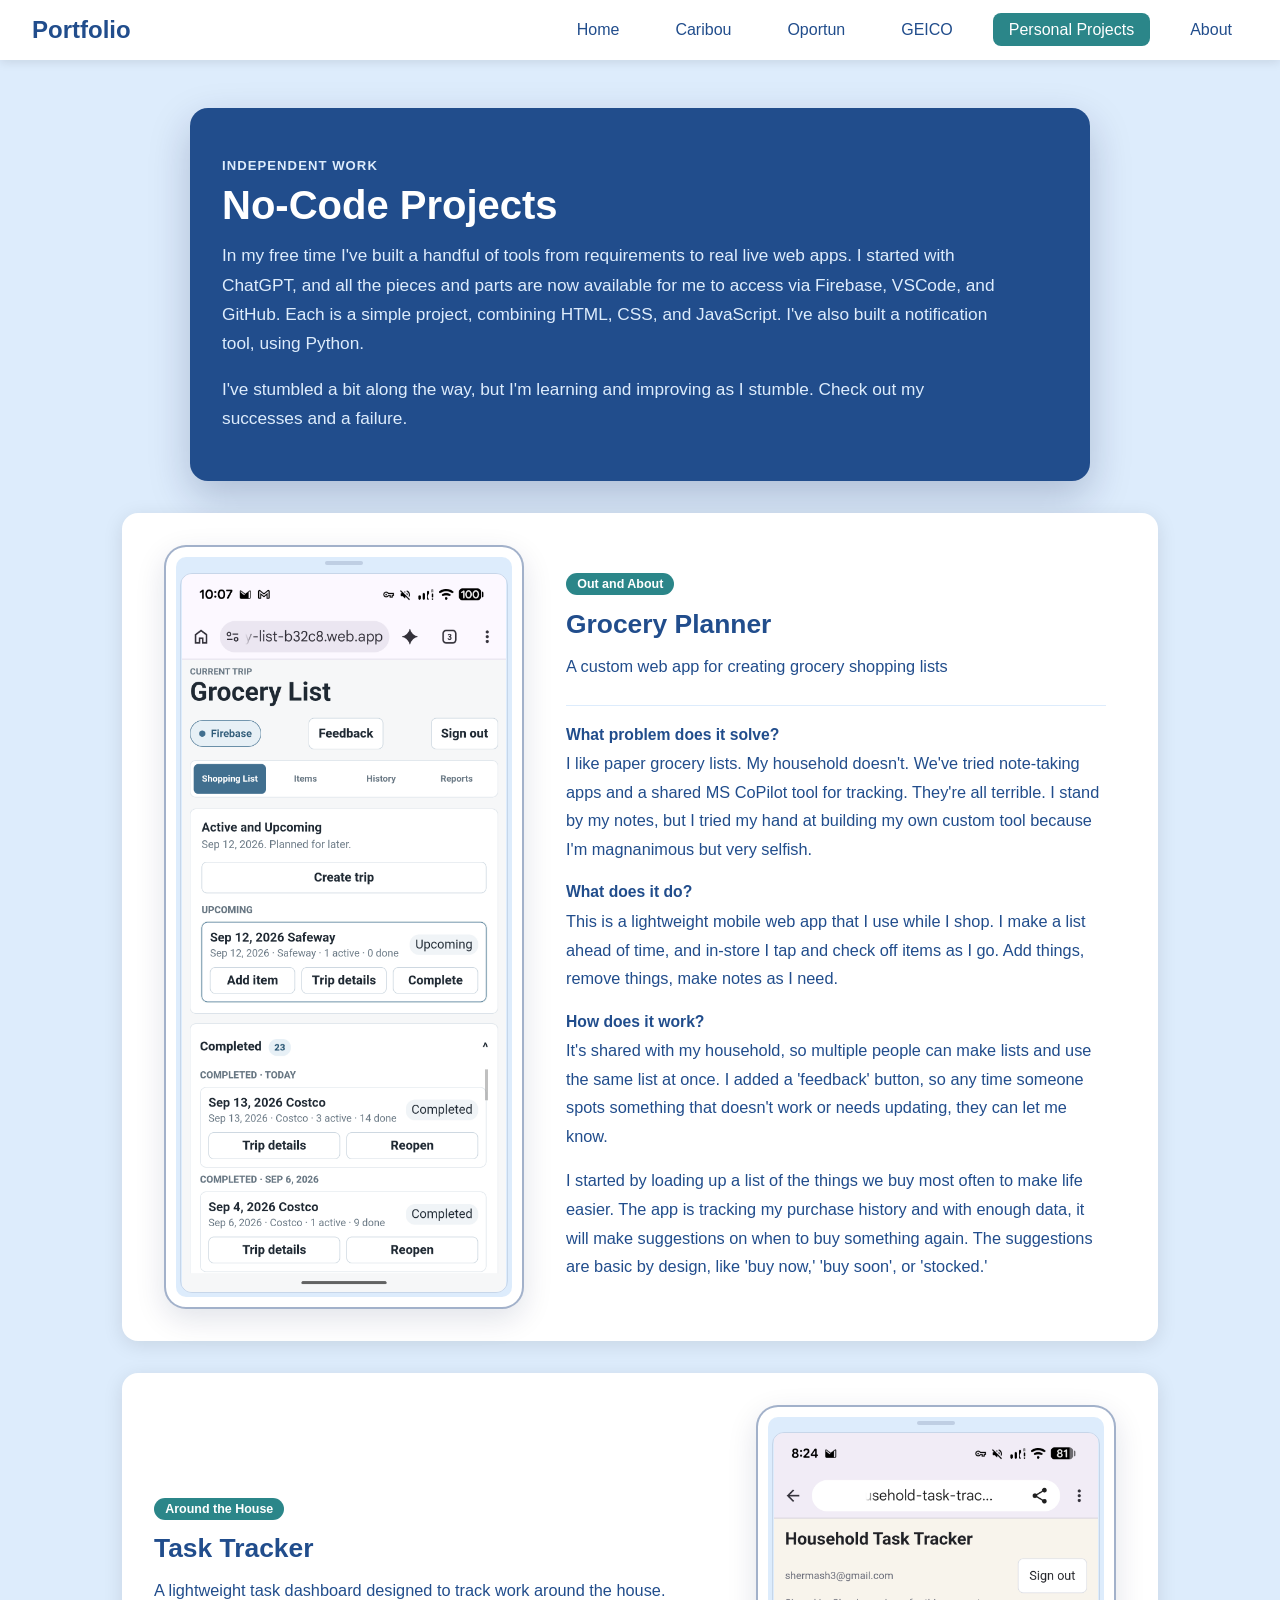
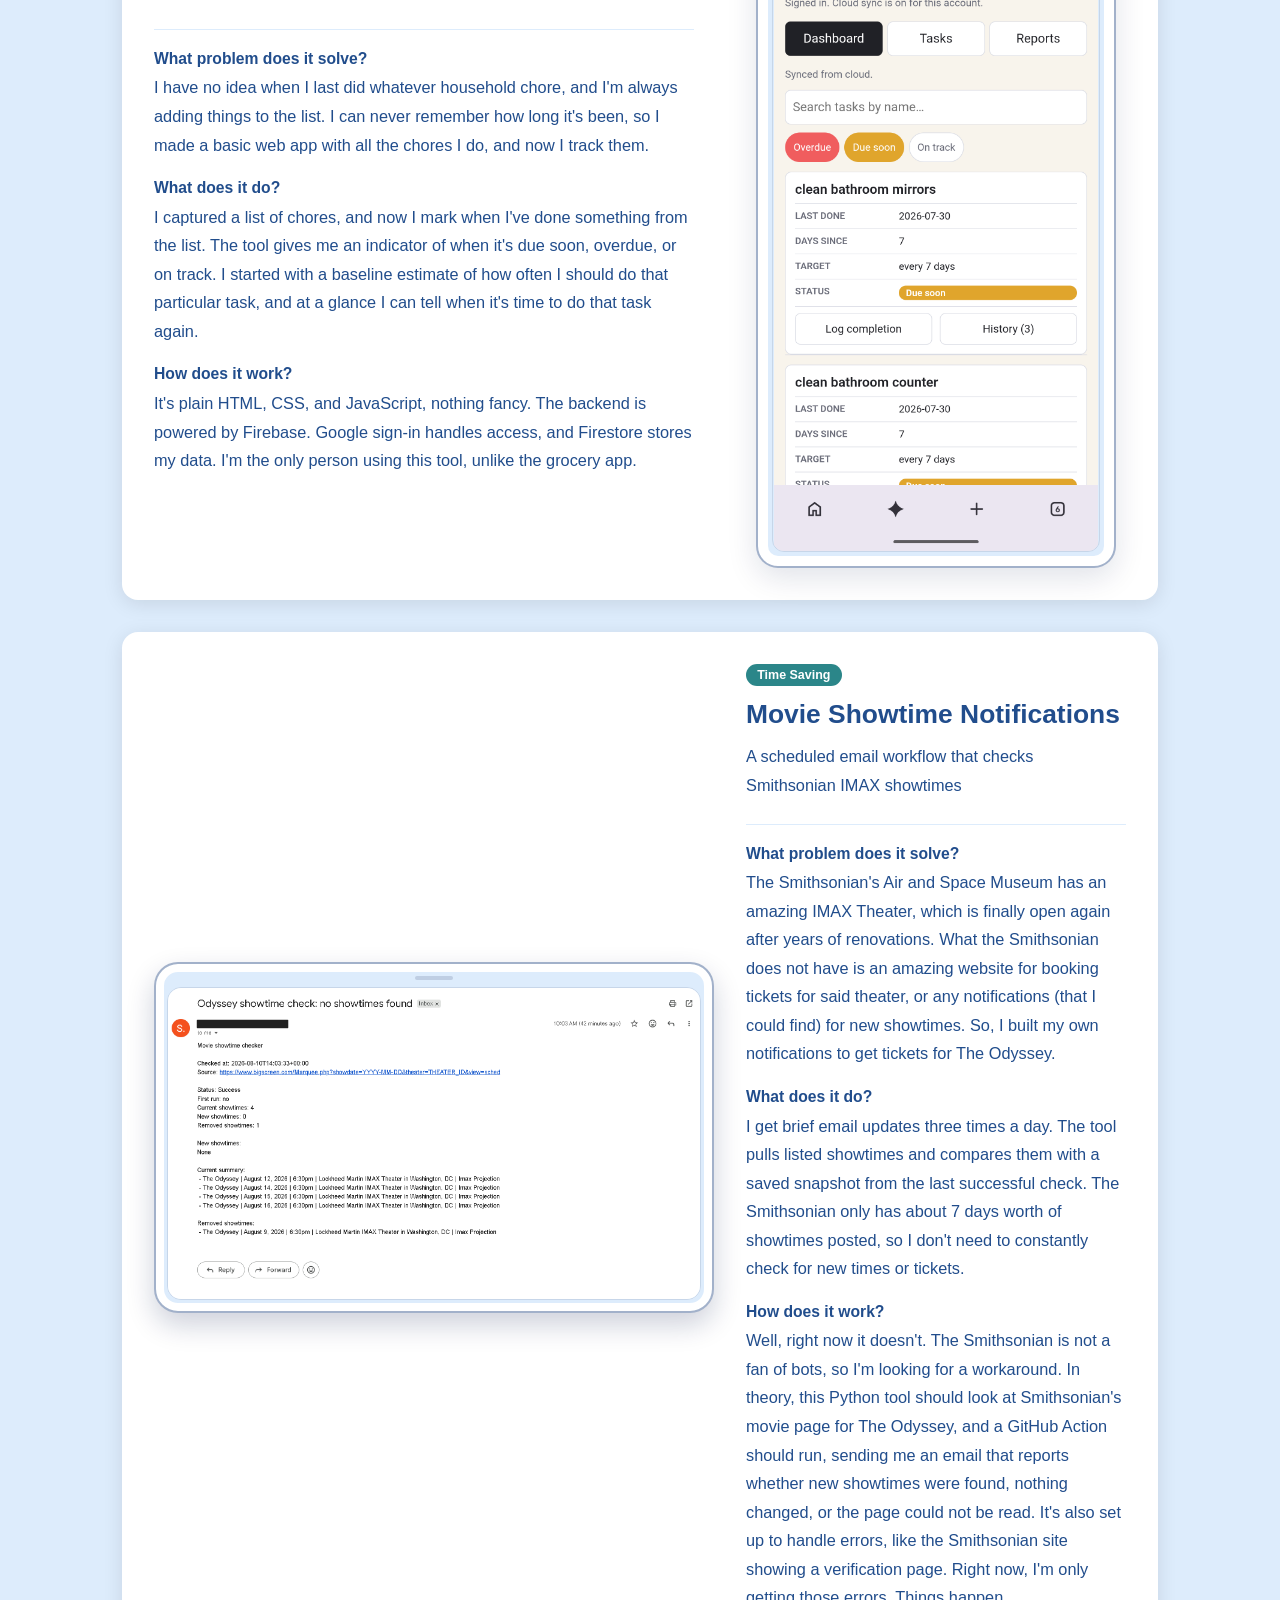
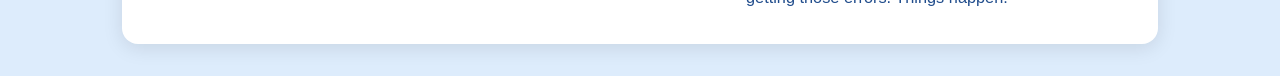
<file: personal-projects.html>
<!DOCTYPE html>
<html lang="en">
<head>
<meta charset="UTF-8">
<meta name="viewport" content="width=device-width, initial-scale=1.0">
<title>Personal Projects</title>
<link rel="stylesheet" href="assets/css/site.css">
<style>
  .projects-intro {
    background: var(--text);
    border-radius: 18px;
    box-shadow: 0 16px 42px rgba(8,24,73,0.22);
    max-width: 900px;
    margin: 3rem auto 2rem;
    padding: clamp(2rem, 5vw, 3rem) clamp(1rem, 3vw, 2rem);
    width: min(900px, calc(100% - 2rem));
  }
  .projects-intro .eyebrow {
    display: inline-block;
    color: var(--border);
    font-size: 0.82rem;
    font-weight: 700;
    letter-spacing: 0.08em;
    margin-bottom: 0.65rem;
    text-transform: uppercase;
  }
  .projects-intro h1 {
    color: var(--surface);
    font-size: clamp(2rem, 4vw, 2.5rem);
    margin-bottom: 0.8rem;
  }
  .projects-intro .summary,
  .projects-intro .focus {
    color: var(--border);
    font-size: clamp(0.98rem, 1.7vw, 1.08rem);
    line-height: 1.7;
    max-width: 780px;
    width: 100%;
  }
  .projects-intro .summary {
    margin-bottom: 1rem;
  }
  .project-showcase {
    max-width: 1100px;
    margin: 2rem auto;
    padding: 0 2rem;
    display: grid;
    gap: 2rem;
  }
  .showcase-item {
    align-items: center;
    background: var(--surface);
    border-radius: 16px;
    box-shadow: 0 4px 20px rgba(0,0,0,0.1);
    display: grid;
    gap: 2rem;
    grid-template-columns: minmax(360px, 560px) 1fr;
    padding: 2rem;
  }
  .showcase-item.reverse {
    grid-template-columns: 1fr minmax(360px, 560px);
  }
  .showcase-item.compact {
    grid-template-columns: minmax(260px, 380px) 1fr;
  }
  .showcase-item.compact.reverse {
    grid-template-columns: 1fr minmax(260px, 380px);
  }
  .showcase-item.reverse .phone-shot {
    order: 2;
  }
  .phone-shot {
    background: var(--background);
    border: 2px solid rgba(8,24,73,0.28);
    border-radius: 24px;
    box-shadow: inset 0 0 0 8px var(--surface), 0 12px 28px rgba(8,24,73,0.2);
    display: flex;
    flex-direction: column;
    gap: 0.45rem;
    margin: 0 auto;
    max-width: 560px;
    overflow: hidden;
    padding: 0.7rem;
    width: 100%;
  }
  .phone-shot::before {
    content: "";
    align-self: center;
    background: rgba(8,24,73,0.14);
    border-radius: 999px;
    flex: 0 0 auto;
    height: 0.25rem;
    width: 2.4rem;
  }
  .phone-shot img {
    border: 1px solid rgba(8,24,73,0.1);
    border-radius: 14px;
    display: block;
    min-height: 0;
    width: 100%;
    max-height: 760px;
    object-fit: contain;
    object-position: top center;
  }
  .showcase-item.compact .phone-shot {
    border-radius: 22px;
    box-shadow: inset 0 0 0 10px var(--surface), 0 10px 30px rgba(8,24,73,0.12);
    max-width: 360px;
    padding: 14px;
  }
  .showcase-item.compact .phone-shot img {
    border-radius: 12px;
    max-height: 720px;
  }
  .showcase-copy {
    max-width: 540px;
  }
  .showcase-copy .tag {
    display: inline-block;
    background: var(--accent);
    color: var(--surface);
    border-radius: 20px;
    font-size: 0.78rem;
    font-weight: 700;
    margin-bottom: 0.85rem;
    padding: 0.25rem 0.7rem;
  }
  .showcase-copy h2 {
    color: var(--text);
    font-size: 1.65rem;
    margin-bottom: 0.75rem;
  }
  .showcase-copy p {
    color: var(--muted);
    font-size: 1.02rem;
    line-height: 1.75;
  }
  .showcase-copy .copy-section {
    border-top: 1px solid var(--border);
    margin-top: 1.5rem;
    padding-top: 1.25rem;
  }
  .showcase-copy .copy-section h3 {
    color: var(--text);
    font-size: 1.15rem;
    margin-bottom: 0.65rem;
  }
  .showcase-copy .copy-section h4 {
    color: var(--text);
    font-size: 0.98rem;
    margin: 1.25rem 0 0.35rem;
  }
  .showcase-copy .copy-section h3 + h4 {
    margin-top: 0;
  }
  .showcase-copy .copy-section p + p {
    margin-top: 1rem;
  }
  .research-intro-card {
    background: var(--text);
    border-radius: 16px;
    box-shadow: 0 16px 42px rgba(8,24,73,0.22);
    margin-top: -1rem;
    padding: 2rem;
  }
  .research-intro-card .eyebrow {
    display: inline-block;
    background: var(--accent);
    color: var(--surface);
    padding: 0.35rem 0.8rem;
    border-radius: 999px;
    font-size: 0.85rem;
    font-weight: 700;
    margin-bottom: 1rem;
  }
  .research-intro-card h2 {
    color: var(--surface);
    font-size: 1.35rem;
    margin-bottom: 1rem;
  }
  .research-intro-card p {
    color: var(--border);
    line-height: 1.6;
    max-width: 780px;
  }
  @media (max-width: 900px) {
    .projects-intro,
    .project-showcase {
      padding-left: clamp(1rem, 3vw, 1.5rem);
      padding-right: clamp(1rem, 3vw, 1.5rem);
    }
    .projects-intro {
      padding-top: clamp(2rem, 5vw, 2.5rem);
      padding-bottom: clamp(2rem, 5vw, 2.5rem);
      width: min(900px, calc(100% - 2rem));
    }
    .showcase-item,
    .showcase-item.reverse,
    .showcase-item.compact,
    .showcase-item.compact.reverse {
      grid-template-columns: 1fr;
      margin: 0 auto;
      max-width: 680px;
    }
    .showcase-item.reverse .phone-shot {
      order: 0;
    }
    .research-intro-card {
      margin: -0.75rem auto 0;
      max-width: 680px;
    }
  }
  @media (max-width: 640px) {
    .projects-intro {
      margin: 1.5rem auto;
      padding: 2rem 1rem;
      width: calc(100% - 2rem);
    }
    .projects-intro h1 {
      font-size: 2rem;
    }
    .projects-intro .summary,
    .projects-intro .focus {
      font-size: 0.98rem;
    }
    .project-showcase {
      margin: 1.5rem auto;
      padding: 0 1rem;
      gap: 1.25rem;
    }
    .showcase-item {
      gap: 1.5rem;
      padding: 1.25rem;
    }
    .phone-shot {
      border-radius: 20px;
      padding: 0.6rem;
    }
    .phone-shot img {
      max-height: 620px;
    }
    .showcase-item.compact .phone-shot {
      border-radius: 18px;
      padding: 10px;
    }
    .showcase-item.compact .phone-shot img {
      max-height: 620px;
    }
    .showcase-copy h2 {
      font-size: 1.35rem;
    }
    .showcase-copy p {
      font-size: 0.98rem;
    }
    .research-intro-card {
      padding: 1.5rem;
    }
  }
</style>
</head>
<body>
  <nav>
    <a href="index.html" class="logo">Portfolio</a>
    <ul class="nav-links">
      <li><a href="index.html">Home</a></li>
      <li><a href="caribou.html">Caribou</a></li>
      <li><a href="oportun.html">Oportun</a></li>
      <li><a href="geico.html">GEICO</a></li>
      <li><a href="personal-projects.html" class="active">Personal Projects</a></li>
      <li><a href="about.html">About</a></li>
    </ul>
  </nav>
  <section class="projects-intro">
    <span class="eyebrow">Independent Work</span>
    <h1>No-Code Projects</h1>
    <p class="summary">
      In my free time I've built a handful of tools from requirements to real live web apps. I started with ChatGPT, and all the pieces and parts are now available for me to access via Firebase, VSCode, and GitHub. Each is a simple project, combining HTML, CSS, and JavaScript. I've also built a notification tool, using Python.
    </p>
    <p class="focus">
      I've stumbled a bit along the way, but I'm learning and improving as I stumble. Check out my successes and a failure.
    </p>
  </section>
  <section class="project-showcase" aria-label="Personal project summaries">
    <article class="showcase-item compact">
      <div class="phone-shot">
        <img src="assets/images/projects/personal-projects/grocery_list_sept_12.png" alt="Grocery planning app landing view">
      </div>
      <div class="showcase-copy">
        <span class="tag">Out and About</span>
        <h2>Grocery Planner</h2>
        <p>
          A custom web app for creating grocery shopping lists
        </p>
        <div class="copy-section">
          <h3 hidden>Grocery Planner notes</h3>
          <h4>What problem does it solve?</h4>
          <p>
            I like paper grocery lists. My household doesn't. We've tried note-taking apps and a shared MS CoPilot tool for tracking. They're all terrible. I stand by my notes, but I tried my hand at building my own custom tool because I'm magnanimous but very selfish.
          </p>
          <h4>What does it do?</h4>
          <p>
            This is a lightweight mobile web app that I use while I shop. I make a list ahead of time, and in-store I tap and check off items as I go. Add things, remove things, make notes as I need. 
          </p>
          <h4>How does it work?</h4>
          <p>
            It's shared with my household, so multiple people can make lists and use the same list at once. I added a 'feedback' button, so any time someone spots something that doesn't work or needs updating, they can let me know. 
          </p>
          <p>
            I started by loading up a list of the things we buy most often to make life easier. The app is tracking my purchase history and with enough data, it will make suggestions on when to buy something again. The suggestions are basic by design, like 'buy now,' 'buy soon', or 'stocked.'
          </p>
        </div>
      </div>
    </article>
    <article class="showcase-item compact reverse">
      <div class="phone-shot">
        <img src="assets/images/projects/personal-projects/tasks tab.png" alt="Task management app tasks tab">
      </div>
      <div class="showcase-copy">
        <span class="tag">Around the House</span>
        <h2>Task Tracker</h2>
        <p>
          A lightweight task dashboard designed to track work around the house. 
        </p>
        <div class="copy-section">
          <h3 hidden>Task Tracker notes</h3>
          <h4>What problem does it solve?</h4>
          <p>
            I have no idea when I last did whatever household chore, and I'm always adding things to the list. I can never remember how long it's been, so I made a basic web app with all the chores I do, and now I track them.
          </p>
          <h4>What does it do?</h4>
          <p>
            I captured a list of chores, and now I mark when I've done something from the list. The tool gives me an indicator of when it's due soon, overdue, or on track. I started with a baseline estimate of how often I should do that particular task, and at a glance I can tell when it's time to do that task again.
          </p>
          <h4>How does it work?</h4>
          <p>
            It's plain HTML, CSS, and JavaScript, nothing fancy. The backend is powered by Firebase. Google sign-in handles access, and Firestore stores my data.  I'm the only person using this tool, unlike the grocery app. 
          </p>
        </div>
      </div>
    </article>
    <article class="showcase-item">
      <div class="phone-shot">
        <img src="assets/images/projects/personal-projects/scheduled email.png" alt="Scheduled email mobile screen">
      </div>
      <div class="showcase-copy">
        <span class="tag">Time Saving</span>
        <h2>Movie Showtime Notifications</h2>
        <p>
          A scheduled email workflow that checks Smithsonian IMAX showtimes
        </p>
        <div class="copy-section">
          <h3 hidden>Showtime Notifications notes</h3>
          <h4>What problem does it solve?</h4>
          <p>
            The Smithsonian's Air and Space Museum has an amazing IMAX Theater, which is finally open again after years of renovations. What the Smithsonian does not have is an amazing website for booking tickets for said theater, or any notifications (that I could find) for new showtimes. So, I built my own notifications to get tickets for The Odyssey.
          </p>
          <h4>What does it do?</h4>
          <p>
            I get brief email updates three times a day. The tool pulls listed showtimes and compares them with a saved snapshot from the last successful check. The Smithsonian only has about 7 days worth of showtimes posted, so I don't need to constantly check for new times or tickets.
          </p>
          <h4>How does it work?</h4>
          <p>
            Well, right now it doesn't. The Smithsonian is not a fan of bots, so I'm looking for a workaround. In theory, this Python tool should look at Smithsonian's movie page for The Odyssey, and a GitHub Action should run, sending me an email that reports whether new showtimes were found, nothing changed, or the page could not be read. It's also set up to handle errors, like the Smithsonian site showing a verification page. Right now, I'm only getting those errors. Things happen. 
          </p>
        </div>
      </div>
    </article>
  </section>
</body>
</html>
</file>
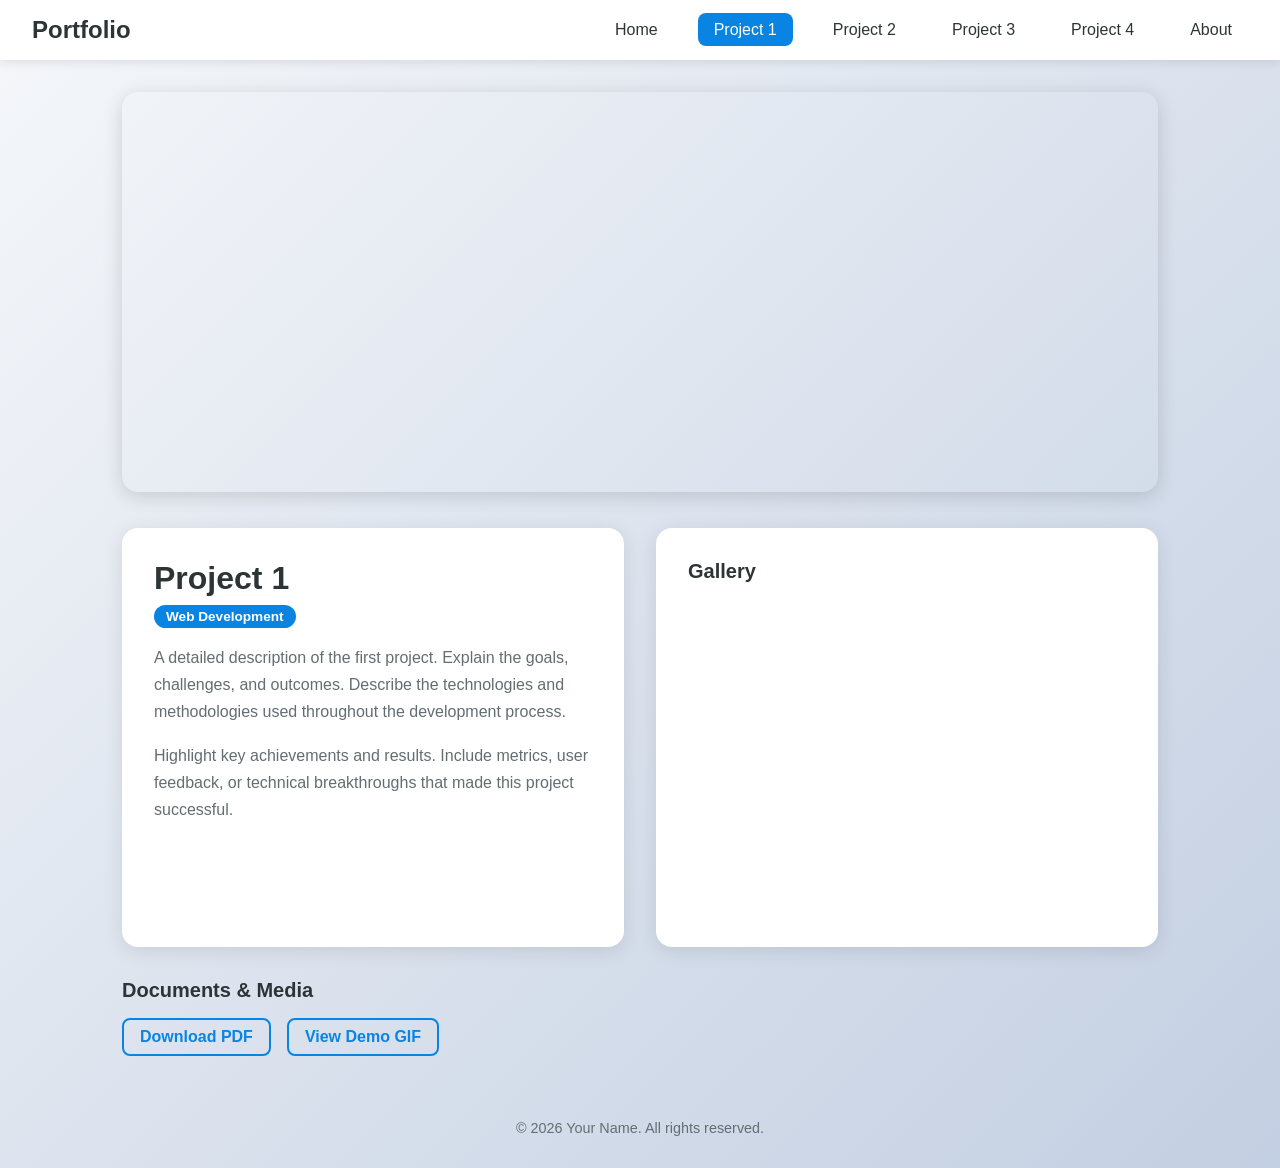
<file: project1.html>
<!DOCTYPE html>
<html lang="en">
<head>
<meta charset="UTF-8">
<meta name="viewport" content="width=device-width, initial-scale=1.0">
<title>Project 1</title>
<style>
  * { margin: 0; padding: 0; box-sizing: border-box; }
  body {
    font-family: 'Segoe UI', Tahoma, Geneva, Verdana, sans-serif;
    background: linear-gradient(135deg, #f5f7fa 0%, #c3cfe2 100%);
    min-height: 100vh;
  }
  nav {
    background: #fff;
    box-shadow: 0 2px 10px rgba(0,0,0,0.1);
    padding: 1rem 2rem;
    display: flex;
    justify-content: space-between;
    align-items: center;
    position: sticky;
    top: 0;
    z-index: 100;
  }
  nav .logo {
    font-size: 1.5rem;
    font-weight: 700;
    color: #2d3436;
    text-decoration: none;
  }
  nav .nav-links {
    display: flex;
    gap: 1.5rem;
    list-style: none;
  }
  nav .nav-links a {
    text-decoration: none;
    color: #2d3436;
    font-weight: 500;
    padding: 0.5rem 1rem;
    border-radius: 8px;
    transition: all 0.2s ease;
  }
  nav .nav-links a:hover,
  nav .nav-links a.active {
    background: #0984e3;
    color: #fff;
  }
  .project-hero {
    max-width: 1100px;
    margin: 2rem auto;
    padding: 0 2rem;
  }
  .project-hero img {
    width: 100%;
    max-height: 400px;
    object-fit: cover;
    border-radius: 16px;
    box-shadow: 0 4px 20px rgba(0,0,0,0.15);
  }
  .project-content {
    max-width: 1100px;
    margin: 2rem auto;
    padding: 0 2rem;
    display: grid;
    grid-template-columns: 1fr 1fr;
    gap: 2rem;
  }
  @media (max-width: 768px) {
    .project-content { grid-template-columns: 1fr; }
  }
  .project-text {
    background: #fff;
    border-radius: 16px;
    box-shadow: 0 4px 20px rgba(0,0,0,0.1);
    padding: 2rem;
  }
  .project-text h1 {
    font-size: 2rem;
    color: #2d3436;
    margin-bottom: 0.5rem;
  }
  .project-text .tag {
    display: inline-block;
    background: #0984e3;
    color: #fff;
    padding: 0.25rem 0.75rem;
    border-radius: 20px;
    font-size: 0.85rem;
    font-weight: 600;
    margin-bottom: 1rem;
  }
  .project-text p {
    color: #636e72;
    line-height: 1.7;
    margin-bottom: 1rem;
  }
  .project-gallery {
    background: #fff;
    border-radius: 16px;
    box-shadow: 0 4px 20px rgba(0,0,0,0.1);
    padding: 2rem;
  }
  .project-gallery h2 {
    font-size: 1.25rem;
    color: #2d3436;
    margin-bottom: 1rem;
  }
  .gallery-grid {
    display: grid;
    grid-template-columns: repeat(auto-fill, minmax(150px, 1fr));
    gap: 1rem;
  }
  .gallery-grid img {
    width: 100%;
    height: 150px;
    object-fit: cover;
    border-radius: 8px;
  }
  .documents-section {
    max-width: 1100px;
    margin: 2rem auto;
    padding: 0 2rem;
  }
  .documents-section h2 {
    font-size: 1.25rem;
    color: #2d3436;
    margin-bottom: 1rem;
  }
  .doc-list {
    display: flex;
    gap: 1rem;
    flex-wrap: wrap;
  }
  .doc-list a {
    text-decoration: none;
    color: #0984e3;
    font-weight: 600;
    padding: 0.5rem 1rem;
    border: 2px solid #0984e3;
    border-radius: 8px;
    transition: all 0.2s ease;
  }
  .doc-list a:hover {
    background: #0984e3;
    color: #fff;
  }
  footer {
    text-align: center;
    padding: 2rem;
    color: #636e72;
    font-size: 0.9rem;
  }
</style>
</head>
<body>
  <nav>
    <a href="index.html" class="logo">Portfolio</a>
    <ul class="nav-links">
      <li><a href="index.html">Home</a></li>
      <li><a href="project1.html" class="active">Project 1</a></li>
      <li><a href="project2.html">Project 2</a></li>
      <li><a href="project3.html">Project 3</a></li>
      <li><a href="project4.html">Project 4</a></li>
      <li><a href="about.html">About</a></li>
    </ul>
  </nav>
  <section class="project-hero">
    <img src="assets/images/project1-placeholder.png" alt="Project 1 Hero">
  </section>
  <section class="project-content">
    <div class="project-text">
      <h1>Project 1</h1>
      <span class="tag">Web Development</span>
      <p>
        A detailed description of the first project. Explain the goals, challenges,
        and outcomes. Describe the technologies and methodologies used throughout
        the development process.
      </p>
      <p>
        Highlight key achievements and results. Include metrics, user feedback,
        or technical breakthroughs that made this project successful.
      </p>
    </div>
    <div class="project-gallery">
      <h2>Gallery</h2>
      <div class="gallery-grid">
        <img src="assets/images/project1-placeholder.png" alt="Project 1 Gallery 1">
        <img src="assets/images/project1-placeholder.png" alt="Project 1 Gallery 2">
        <img src="assets/images/project1-placeholder.png" alt="Project 1 Gallery 3">
        <img src="assets/images/project1-placeholder.png" alt="Project 1 Gallery 4">
      </div>
    </div>
  </section>
  <section class="documents-section">
    <h2>Documents &amp; Media</h2>
    <div class="doc-list">
      <a href="assets/documents/project1-doc.pdf">Download PDF</a>
      <a href="assets/gifs/project1-demo.gif">View Demo GIF</a>
    </div>
  </section>
  <footer>
    <p>&copy; 2026 Your Name. All rights reserved.</p>
  </footer>
</body>
</html>
</file>
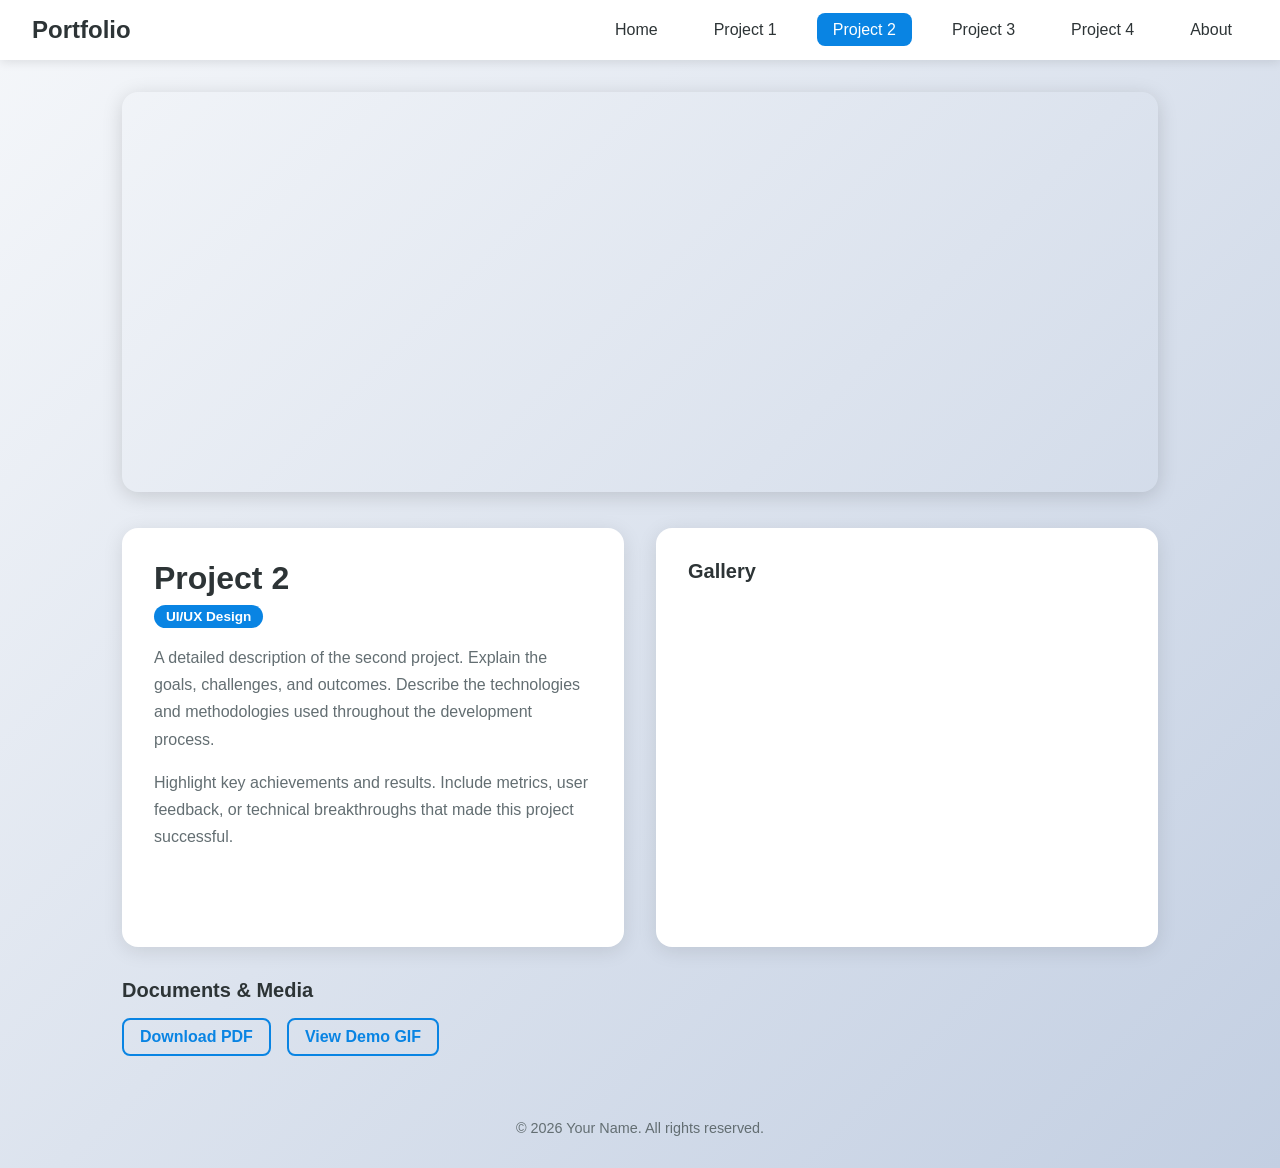
<file: project2.html>
<!DOCTYPE html>
<html lang="en">
<head>
<meta charset="UTF-8">
<meta name="viewport" content="width=device-width, initial-scale=1.0">
<title>Project 2</title>
<style>
  * { margin: 0; padding: 0; box-sizing: border-box; }
  body {
    font-family: 'Segoe UI', Tahoma, Geneva, Verdana, sans-serif;
    background: linear-gradient(135deg, #f5f7fa 0%, #c3cfe2 100%);
    min-height: 100vh;
  }
  nav {
    background: #fff;
    box-shadow: 0 2px 10px rgba(0,0,0,0.1);
    padding: 1rem 2rem;
    display: flex;
    justify-content: space-between;
    align-items: center;
    position: sticky;
    top: 0;
    z-index: 100;
  }
  nav .logo {
    font-size: 1.5rem;
    font-weight: 700;
    color: #2d3436;
    text-decoration: none;
  }
  nav .nav-links {
    display: flex;
    gap: 1.5rem;
    list-style: none;
  }
  nav .nav-links a {
    text-decoration: none;
    color: #2d3436;
    font-weight: 500;
    padding: 0.5rem 1rem;
    border-radius: 8px;
    transition: all 0.2s ease;
  }
  nav .nav-links a:hover,
  nav .nav-links a.active {
    background: #0984e3;
    color: #fff;
  }
  .project-hero {
    max-width: 1100px;
    margin: 2rem auto;
    padding: 0 2rem;
  }
  .project-hero img {
    width: 100%;
    max-height: 400px;
    object-fit: cover;
    border-radius: 16px;
    box-shadow: 0 4px 20px rgba(0,0,0,0.15);
  }
  .project-content {
    max-width: 1100px;
    margin: 2rem auto;
    padding: 0 2rem;
    display: grid;
    grid-template-columns: 1fr 1fr;
    gap: 2rem;
  }
  @media (max-width: 768px) {
    .project-content { grid-template-columns: 1fr; }
  }
  .project-text {
    background: #fff;
    border-radius: 16px;
    box-shadow: 0 4px 20px rgba(0,0,0,0.1);
    padding: 2rem;
  }
  .project-text h1 {
    font-size: 2rem;
    color: #2d3436;
    margin-bottom: 0.5rem;
  }
  .project-text .tag {
    display: inline-block;
    background: #0984e3;
    color: #fff;
    padding: 0.25rem 0.75rem;
    border-radius: 20px;
    font-size: 0.85rem;
    font-weight: 600;
    margin-bottom: 1rem;
  }
  .project-text p {
    color: #636e72;
    line-height: 1.7;
    margin-bottom: 1rem;
  }
  .project-gallery {
    background: #fff;
    border-radius: 16px;
    box-shadow: 0 4px 20px rgba(0,0,0,0.1);
    padding: 2rem;
  }
  .project-gallery h2 {
    font-size: 1.25rem;
    color: #2d3436;
    margin-bottom: 1rem;
  }
  .gallery-grid {
    display: grid;
    grid-template-columns: repeat(auto-fill, minmax(150px, 1fr));
    gap: 1rem;
  }
  .gallery-grid img {
    width: 100%;
    height: 150px;
    object-fit: cover;
    border-radius: 8px;
  }
  .documents-section {
    max-width: 1100px;
    margin: 2rem auto;
    padding: 0 2rem;
  }
  .documents-section h2 {
    font-size: 1.25rem;
    color: #2d3436;
    margin-bottom: 1rem;
  }
  .doc-list {
    display: flex;
    gap: 1rem;
    flex-wrap: wrap;
  }
  .doc-list a {
    text-decoration: none;
    color: #0984e3;
    font-weight: 600;
    padding: 0.5rem 1rem;
    border: 2px solid #0984e3;
    border-radius: 8px;
    transition: all 0.2s ease;
  }
  .doc-list a:hover {
    background: #0984e3;
    color: #fff;
  }
  footer {
    text-align: center;
    padding: 2rem;
    color: #636e72;
    font-size: 0.9rem;
  }
</style>
</head>
<body>
  <nav>
    <a href="index.html" class="logo">Portfolio</a>
    <ul class="nav-links">
      <li><a href="index.html">Home</a></li>
      <li><a href="project1.html">Project 1</a></li>
      <li><a href="project2.html" class="active">Project 2</a></li>
      <li><a href="project3.html">Project 3</a></li>
      <li><a href="project4.html">Project 4</a></li>
      <li><a href="about.html">About</a></li>
    </ul>
  </nav>
  <section class="project-hero">
    <img src="assets/images/project2-placeholder.png" alt="Project 2 Hero">
  </section>
  <section class="project-content">
    <div class="project-text">
      <h1>Project 2</h1>
      <span class="tag">UI/UX Design</span>
      <p>
        A detailed description of the second project. Explain the goals, challenges,
        and outcomes. Describe the technologies and methodologies used throughout
        the development process.
      </p>
      <p>
        Highlight key achievements and results. Include metrics, user feedback,
        or technical breakthroughs that made this project successful.
      </p>
    </div>
    <div class="project-gallery">
      <h2>Gallery</h2>
      <div class="gallery-grid">
        <img src="assets/images/project2-placeholder.png" alt="Project 2 Gallery 1">
        <img src="assets/images/project2-placeholder.png" alt="Project 2 Gallery 2">
        <img src="assets/images/project2-placeholder.png" alt="Project 2 Gallery 3">
        <img src="assets/images/project2-placeholder.png" alt="Project 2 Gallery 4">
      </div>
    </div>
  </section>
  <section class="documents-section">
    <h2>Documents &amp; Media</h2>
    <div class="doc-list">
      <a href="assets/documents/project2-doc.pdf">Download PDF</a>
      <a href="assets/gifs/project2-demo.gif">View Demo GIF</a>
    </div>
  </section>
  <footer>
    <p>&copy; 2026 Your Name. All rights reserved.</p>
  </footer>
</body>
</html>
</file>
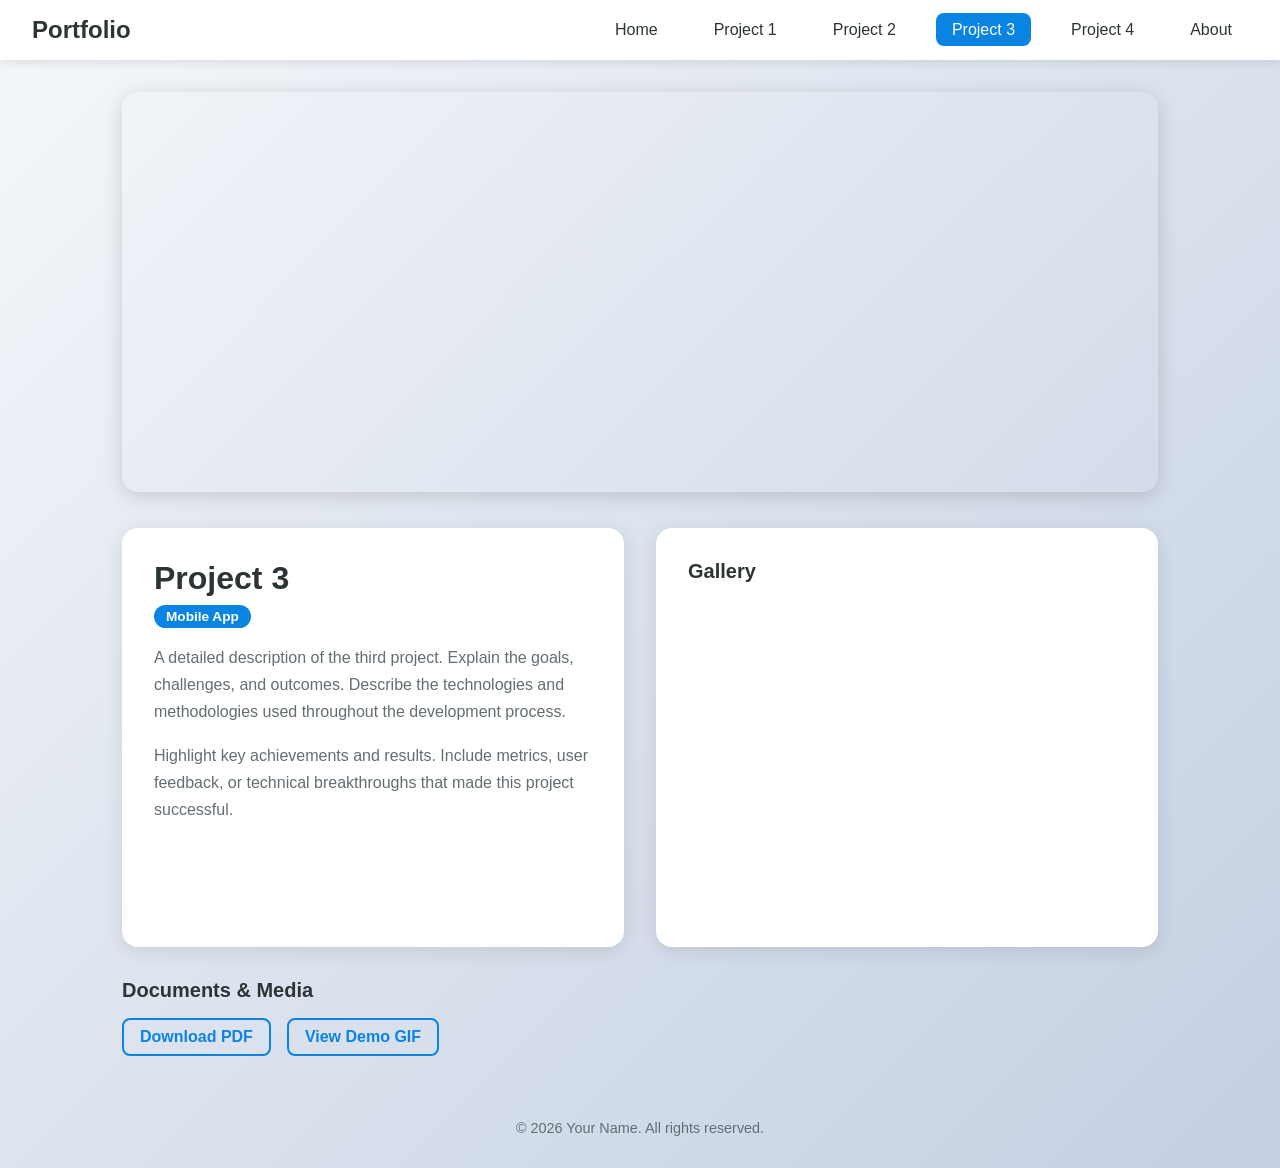
<file: project3.html>
<!DOCTYPE html>
<html lang="en">
<head>
<meta charset="UTF-8">
<meta name="viewport" content="width=device-width, initial-scale=1.0">
<title>Project 3</title>
<style>
  * { margin: 0; padding: 0; box-sizing: border-box; }
  body {
    font-family: 'Segoe UI', Tahoma, Geneva, Verdana, sans-serif;
    background: linear-gradient(135deg, #f5f7fa 0%, #c3cfe2 100%);
    min-height: 100vh;
  }
  nav {
    background: #fff;
    box-shadow: 0 2px 10px rgba(0,0,0,0.1);
    padding: 1rem 2rem;
    display: flex;
    justify-content: space-between;
    align-items: center;
    position: sticky;
    top: 0;
    z-index: 100;
  }
  nav .logo {
    font-size: 1.5rem;
    font-weight: 700;
    color: #2d3436;
    text-decoration: none;
  }
  nav .nav-links {
    display: flex;
    gap: 1.5rem;
    list-style: none;
  }
  nav .nav-links a {
    text-decoration: none;
    color: #2d3436;
    font-weight: 500;
    padding: 0.5rem 1rem;
    border-radius: 8px;
    transition: all 0.2s ease;
  }
  nav .nav-links a:hover,
  nav .nav-links a.active {
    background: #0984e3;
    color: #fff;
  }
  .project-hero {
    max-width: 1100px;
    margin: 2rem auto;
    padding: 0 2rem;
  }
  .project-hero img {
    width: 100%;
    max-height: 400px;
    object-fit: cover;
    border-radius: 16px;
    box-shadow: 0 4px 20px rgba(0,0,0,0.15);
  }
  .project-content {
    max-width: 1100px;
    margin: 2rem auto;
    padding: 0 2rem;
    display: grid;
    grid-template-columns: 1fr 1fr;
    gap: 2rem;
  }
  @media (max-width: 768px) {
    .project-content { grid-template-columns: 1fr; }
  }
  .project-text {
    background: #fff;
    border-radius: 16px;
    box-shadow: 0 4px 20px rgba(0,0,0,0.1);
    padding: 2rem;
  }
  .project-text h1 {
    font-size: 2rem;
    color: #2d3436;
    margin-bottom: 0.5rem;
  }
  .project-text .tag {
    display: inline-block;
    background: #0984e3;
    color: #fff;
    padding: 0.25rem 0.75rem;
    border-radius: 20px;
    font-size: 0.85rem;
    font-weight: 600;
    margin-bottom: 1rem;
  }
  .project-text p {
    color: #636e72;
    line-height: 1.7;
    margin-bottom: 1rem;
  }
  .project-gallery {
    background: #fff;
    border-radius: 16px;
    box-shadow: 0 4px 20px rgba(0,0,0,0.1);
    padding: 2rem;
  }
  .project-gallery h2 {
    font-size: 1.25rem;
    color: #2d3436;
    margin-bottom: 1rem;
  }
  .gallery-grid {
    display: grid;
    grid-template-columns: repeat(auto-fill, minmax(150px, 1fr));
    gap: 1rem;
  }
  .gallery-grid img {
    width: 100%;
    height: 150px;
    object-fit: cover;
    border-radius: 8px;
  }
  .documents-section {
    max-width: 1100px;
    margin: 2rem auto;
    padding: 0 2rem;
  }
  .documents-section h2 {
    font-size: 1.25rem;
    color: #2d3436;
    margin-bottom: 1rem;
  }
  .doc-list {
    display: flex;
    gap: 1rem;
    flex-wrap: wrap;
  }
  .doc-list a {
    text-decoration: none;
    color: #0984e3;
    font-weight: 600;
    padding: 0.5rem 1rem;
    border: 2px solid #0984e3;
    border-radius: 8px;
    transition: all 0.2s ease;
  }
  .doc-list a:hover {
    background: #0984e3;
    color: #fff;
  }
  footer {
    text-align: center;
    padding: 2rem;
    color: #636e72;
    font-size: 0.9rem;
  }
</style>
</head>
<body>
  <nav>
    <a href="index.html" class="logo">Portfolio</a>
    <ul class="nav-links">
      <li><a href="index.html">Home</a></li>
      <li><a href="project1.html">Project 1</a></li>
      <li><a href="project2.html">Project 2</a></li>
      <li><a href="project3.html" class="active">Project 3</a></li>
      <li><a href="project4.html">Project 4</a></li>
      <li><a href="about.html">About</a></li>
    </ul>
  </nav>
  <section class="project-hero">
    <img src="assets/images/project3-placeholder.png" alt="Project 3 Hero">
  </section>
  <section class="project-content">
    <div class="project-text">
      <h1>Project 3</h1>
      <span class="tag">Mobile App</span>
      <p>
        A detailed description of the third project. Explain the goals, challenges,
        and outcomes. Describe the technologies and methodologies used throughout
        the development process.
      </p>
      <p>
        Highlight key achievements and results. Include metrics, user feedback,
        or technical breakthroughs that made this project successful.
      </p>
    </div>
    <div class="project-gallery">
      <h2>Gallery</h2>
      <div class="gallery-grid">
        <img src="assets/images/project3-placeholder.png" alt="Project 3 Gallery 1">
        <img src="assets/images/project3-placeholder.png" alt="Project 3 Gallery 2">
        <img src="assets/images/project3-placeholder.png" alt="Project 3 Gallery 3">
        <img src="assets/images/project3-placeholder.png" alt="Project 3 Gallery 4">
      </div>
    </div>
  </section>
  <section class="documents-section">
    <h2>Documents &amp; Media</h2>
    <div class="doc-list">
      <a href="assets/documents/project3-doc.pdf">Download PDF</a>
      <a href="assets/gifs/project3-demo.gif">View Demo GIF</a>
    </div>
  </section>
  <footer>
    <p>&copy; 2026 Your Name. All rights reserved.</p>
  </footer>
</body>
</html>
</file>
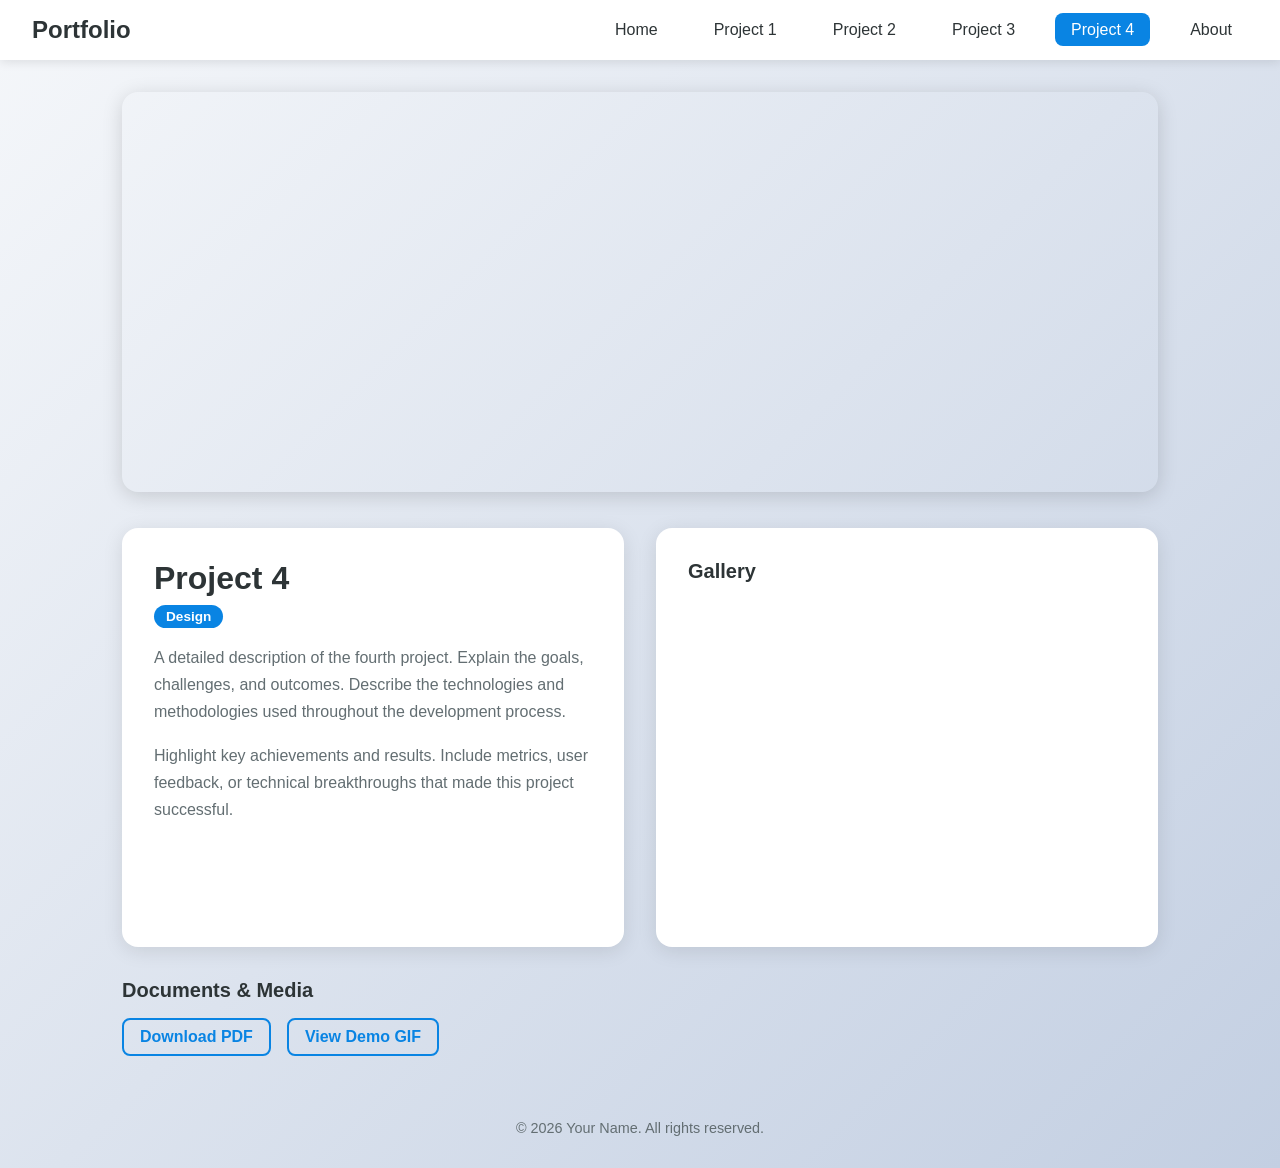
<file: project4.html>
<!DOCTYPE html>
<html lang="en">
<head>
<meta charset="UTF-8">
<meta name="viewport" content="width=device-width, initial-scale=1.0">
<title>Project 4</title>
<style>
  * { margin: 0; padding: 0; box-sizing: border-box; }
  body {
    font-family: 'Segoe UI', Tahoma, Geneva, Verdana, sans-serif;
    background: linear-gradient(135deg, #f5f7fa 0%, #c3cfe2 100%);
    min-height: 100vh;
  }
  nav {
    background: #fff;
    box-shadow: 0 2px 10px rgba(0,0,0,0.1);
    padding: 1rem 2rem;
    display: flex;
    justify-content: space-between;
    align-items: center;
    position: sticky;
    top: 0;
    z-index: 100;
  }
  nav .logo {
    font-size: 1.5rem;
    font-weight: 700;
    color: #2d3436;
    text-decoration: none;
  }
  nav .nav-links {
    display: flex;
    gap: 1.5rem;
    list-style: none;
  }
  nav .nav-links a {
    text-decoration: none;
    color: #2d3436;
    font-weight: 500;
    padding: 0.5rem 1rem;
    border-radius: 8px;
    transition: all 0.2s ease;
  }
  nav .nav-links a:hover,
  nav .nav-links a.active {
    background: #0984e3;
    color: #fff;
  }
  .project-hero {
    max-width: 1100px;
    margin: 2rem auto;
    padding: 0 2rem;
  }
  .project-hero img {
    width: 100%;
    max-height: 400px;
    object-fit: cover;
    border-radius: 16px;
    box-shadow: 0 4px 20px rgba(0,0,0,0.15);
  }
  .project-content {
    max-width: 1100px;
    margin: 2rem auto;
    padding: 0 2rem;
    display: grid;
    grid-template-columns: 1fr 1fr;
    gap: 2rem;
  }
  @media (max-width: 768px) {
    .project-content { grid-template-columns: 1fr; }
  }
  .project-text {
    background: #fff;
    border-radius: 16px;
    box-shadow: 0 4px 20px rgba(0,0,0,0.1);
    padding: 2rem;
  }
  .project-text h1 {
    font-size: 2rem;
    color: #2d3436;
    margin-bottom: 0.5rem;
  }
  .project-text .tag {
    display: inline-block;
    background: #0984e3;
    color: #fff;
    padding: 0.25rem 0.75rem;
    border-radius: 20px;
    font-size: 0.85rem;
    font-weight: 600;
    margin-bottom: 1rem;
  }
  .project-text p {
    color: #636e72;
    line-height: 1.7;
    margin-bottom: 1rem;
  }
  .project-gallery {
    background: #fff;
    border-radius: 16px;
    box-shadow: 0 4px 20px rgba(0,0,0,0.1);
    padding: 2rem;
  }
  .project-gallery h2 {
    font-size: 1.25rem;
    color: #2d3436;
    margin-bottom: 1rem;
  }
  .gallery-grid {
    display: grid;
    grid-template-columns: repeat(auto-fill, minmax(150px, 1fr));
    gap: 1rem;
  }
  .gallery-grid img {
    width: 100%;
    height: 150px;
    object-fit: cover;
    border-radius: 8px;
  }
  .documents-section {
    max-width: 1100px;
    margin: 2rem auto;
    padding: 0 2rem;
  }
  .documents-section h2 {
    font-size: 1.25rem;
    color: #2d3436;
    margin-bottom: 1rem;
  }
  .doc-list {
    display: flex;
    gap: 1rem;
    flex-wrap: wrap;
  }
  .doc-list a {
    text-decoration: none;
    color: #0984e3;
    font-weight: 600;
    padding: 0.5rem 1rem;
    border: 2px solid #0984e3;
    border-radius: 8px;
    transition: all 0.2s ease;
  }
  .doc-list a:hover {
    background: #0984e3;
    color: #fff;
  }
  footer {
    text-align: center;
    padding: 2rem;
    color: #636e72;
    font-size: 0.9rem;
  }
</style>
</head>
<body>
  <nav>
    <a href="index.html" class="logo">Portfolio</a>
    <ul class="nav-links">
      <li><a href="index.html">Home</a></li>
      <li><a href="project1.html">Project 1</a></li>
      <li><a href="project2.html">Project 2</a></li>
      <li><a href="project3.html">Project 3</a></li>
      <li><a href="project4.html" class="active">Project 4</a></li>
      <li><a href="about.html">About</a></li>
    </ul>
  </nav>
  <section class="project-hero">
    <img src="assets/images/project4-placeholder.png" alt="Project 4 Hero">
  </section>
  <section class="project-content">
    <div class="project-text">
      <h1>Project 4</h1>
      <span class="tag">Design</span>
      <p>
        A detailed description of the fourth project. Explain the goals, challenges,
        and outcomes. Describe the technologies and methodologies used throughout
        the development process.
      </p>
      <p>
        Highlight key achievements and results. Include metrics, user feedback,
        or technical breakthroughs that made this project successful.
      </p>
    </div>
    <div class="project-gallery">
      <h2>Gallery</h2>
      <div class="gallery-grid">
        <img src="assets/images/project4-placeholder.png" alt="Project 4 Gallery 1">
        <img src="assets/images/project4-placeholder.png" alt="Project 4 Gallery 2">
        <img src="assets/images/project4-placeholder.png" alt="Project 4 Gallery 3">
        <img src="assets/images/project4-placeholder.png" alt="Project 4 Gallery 4">
      </div>
    </div>
  </section>
  <section class="documents-section">
    <h2>Documents &amp; Media</h2>
    <div class="doc-list">
      <a href="assets/documents/project4-doc.pdf">Download PDF</a>
      <a href="assets/gifs/project4-demo.gif">View Demo GIF</a>
    </div>
  </section>
  <footer>
    <p>&copy; 2026 Your Name. All rights reserved.</p>
  </footer>
</body>
</html>
</file>
<file: assets/css/site.css>
* { margin: 0; padding: 0; box-sizing: border-box; }

:root {
  --background: #DDECFC;
  --surface: #FFFFFF;
  --text: #214D8C;
  --muted: #214D8C;
  --accent: #2B8689;
  --accent-soft: #2B8689;
  --border: #DDECFC;
}

body {
  font-family: "Roboto", "Helvetica Neue", Helvetica, "Segoe UI", "Trebuchet MS", Arial, sans-serif;
  background: var(--background);
  color: var(--text);
  min-height: 100vh;
}

nav {
  background: var(--surface);
  box-shadow: 0 2px 10px rgba(0,0,0,0.1);
  padding: 1rem 2rem;
  display: flex;
  justify-content: space-between;
  align-items: center;
  gap: 1rem;
  flex-wrap: wrap;
  position: sticky;
  top: 0;
  z-index: 100;
}

nav .logo {
  font-size: 1.5rem;
  font-weight: 700;
  color: var(--text);
  text-decoration: none;
}

nav .nav-links {
  display: flex;
  gap: 1.5rem;
  flex-wrap: wrap;
  list-style: none;
}

nav .nav-links a {
  text-decoration: none;
  color: var(--text);
  font-weight: 500;
  padding: 0.5rem 1rem;
  border-radius: 8px;
  transition: all 0.2s ease;
}

nav .nav-links a:hover {
  background: var(--accent-soft);
  color: var(--surface);
}

nav .nav-links a.active {
  background: var(--accent);
  color: var(--surface);
}

footer {
  text-align: center;
  color: var(--muted);
  font-size: 0.9rem;
}

@media (max-width: 900px) {
  nav {
    padding: 1rem 1.5rem;
    justify-content: center;
  }

  nav .nav-links {
    justify-content: center;
    gap: 0.75rem;
    width: 100%;
  }
}

@media (max-width: 640px) {
  nav {
    padding: 1rem;
  }

  nav .logo {
    width: 100%;
    text-align: center;
    font-size: 1.35rem;
  }

  nav .nav-links {
    gap: 0.5rem;
  }

  nav .nav-links a {
    padding: 0.45rem 0.75rem;
    font-size: 0.95rem;
  }
}
</file>
